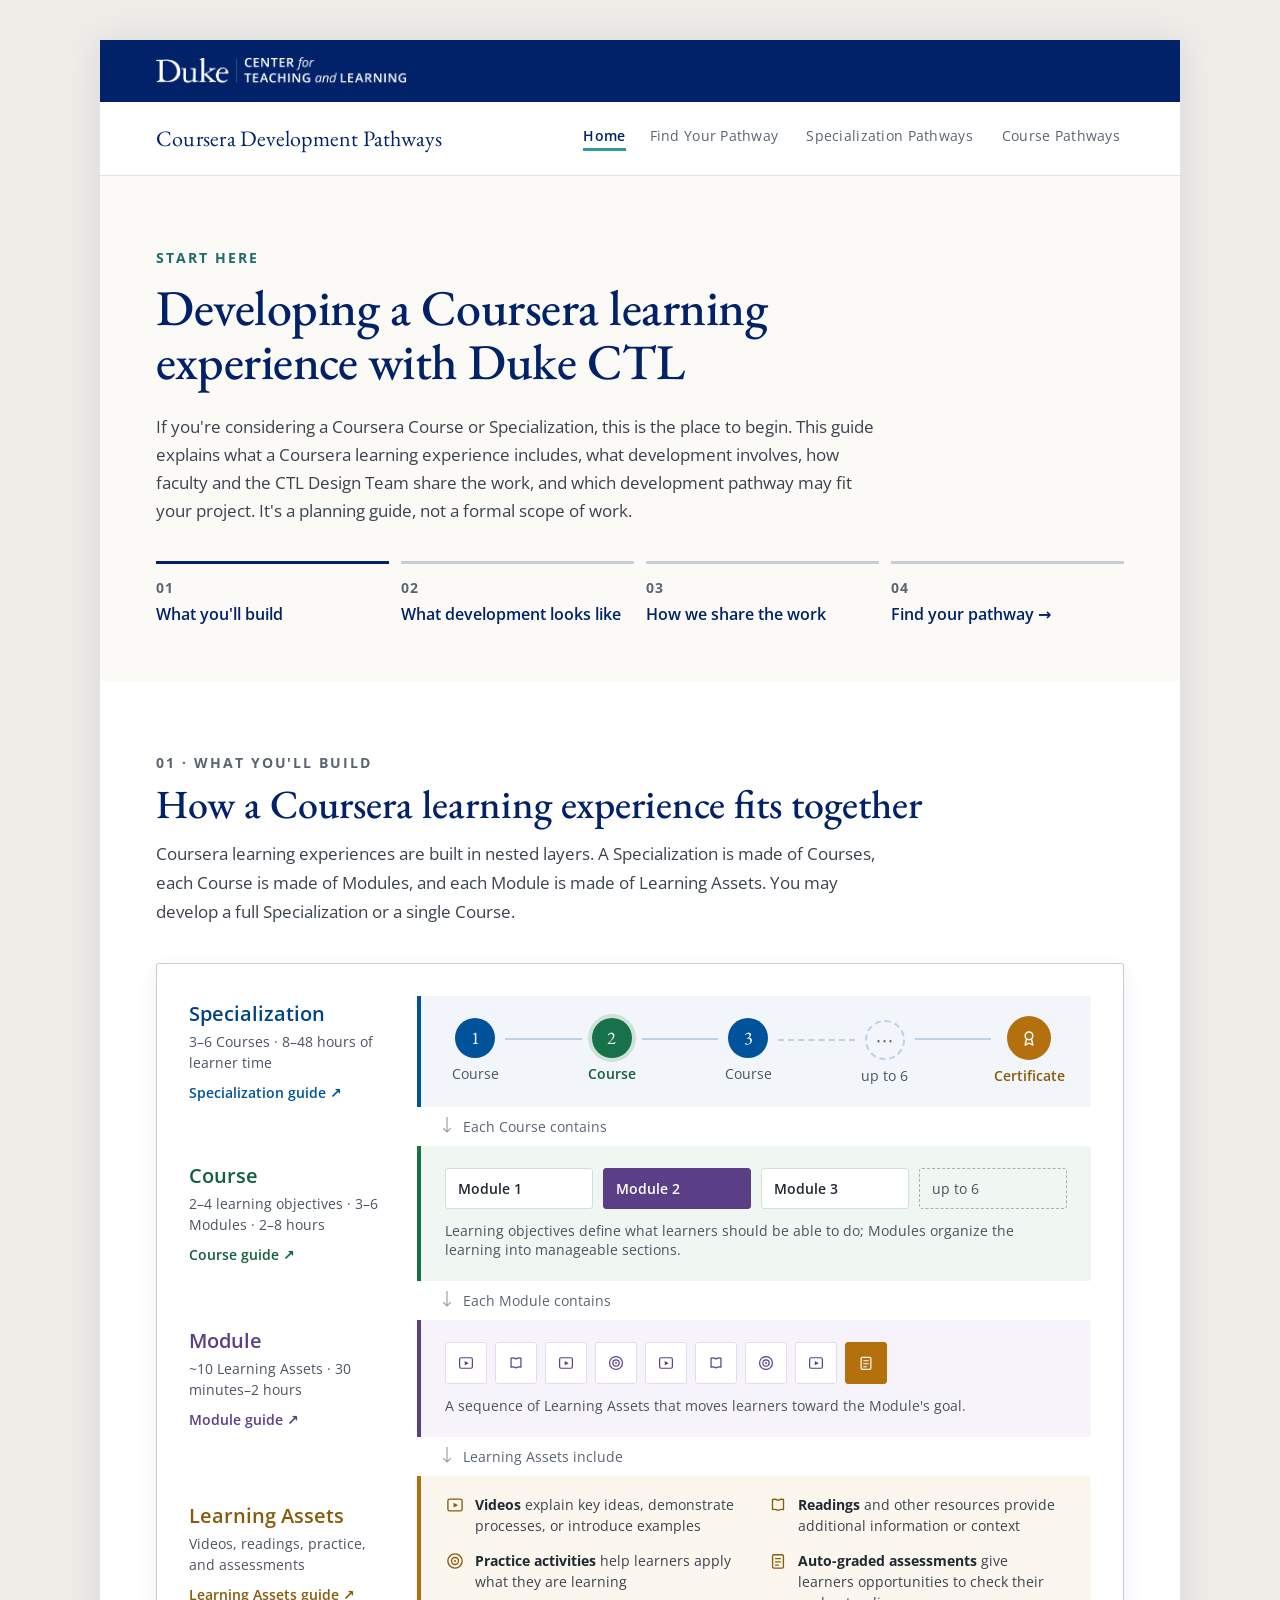
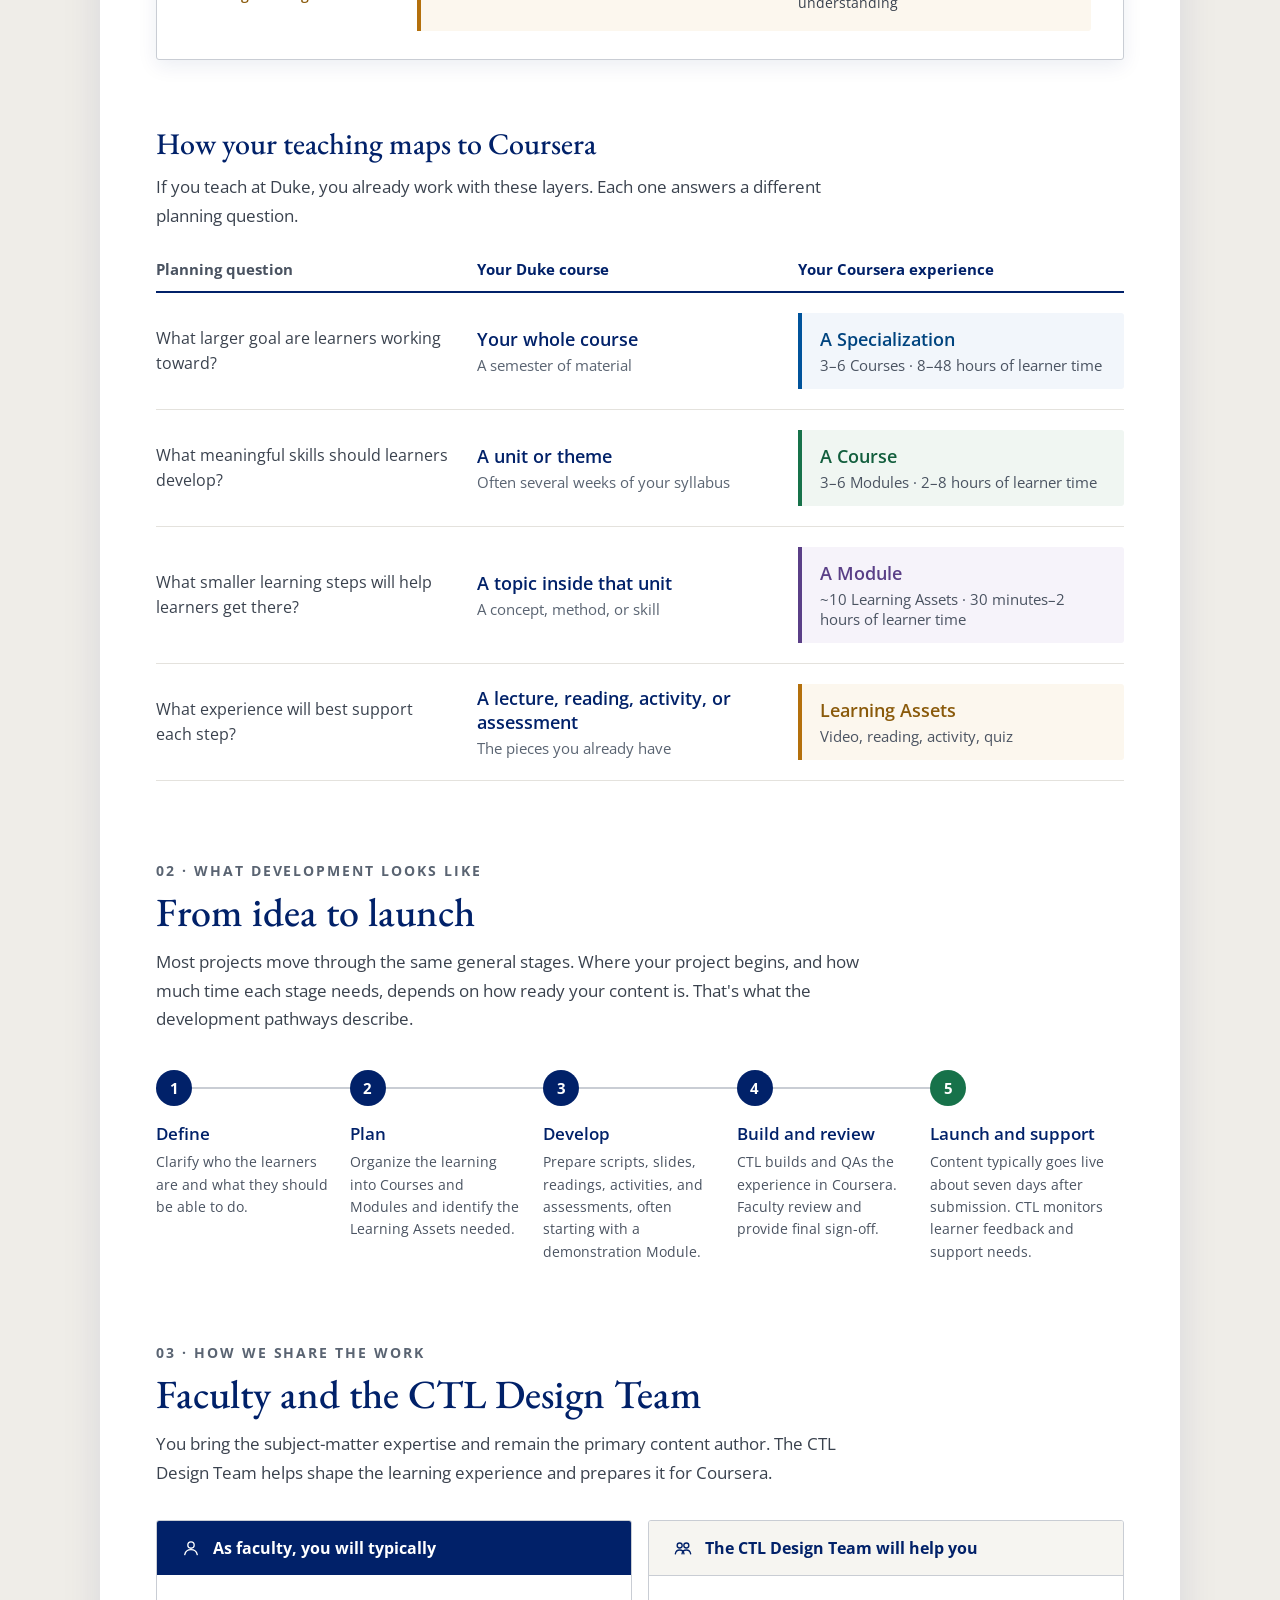
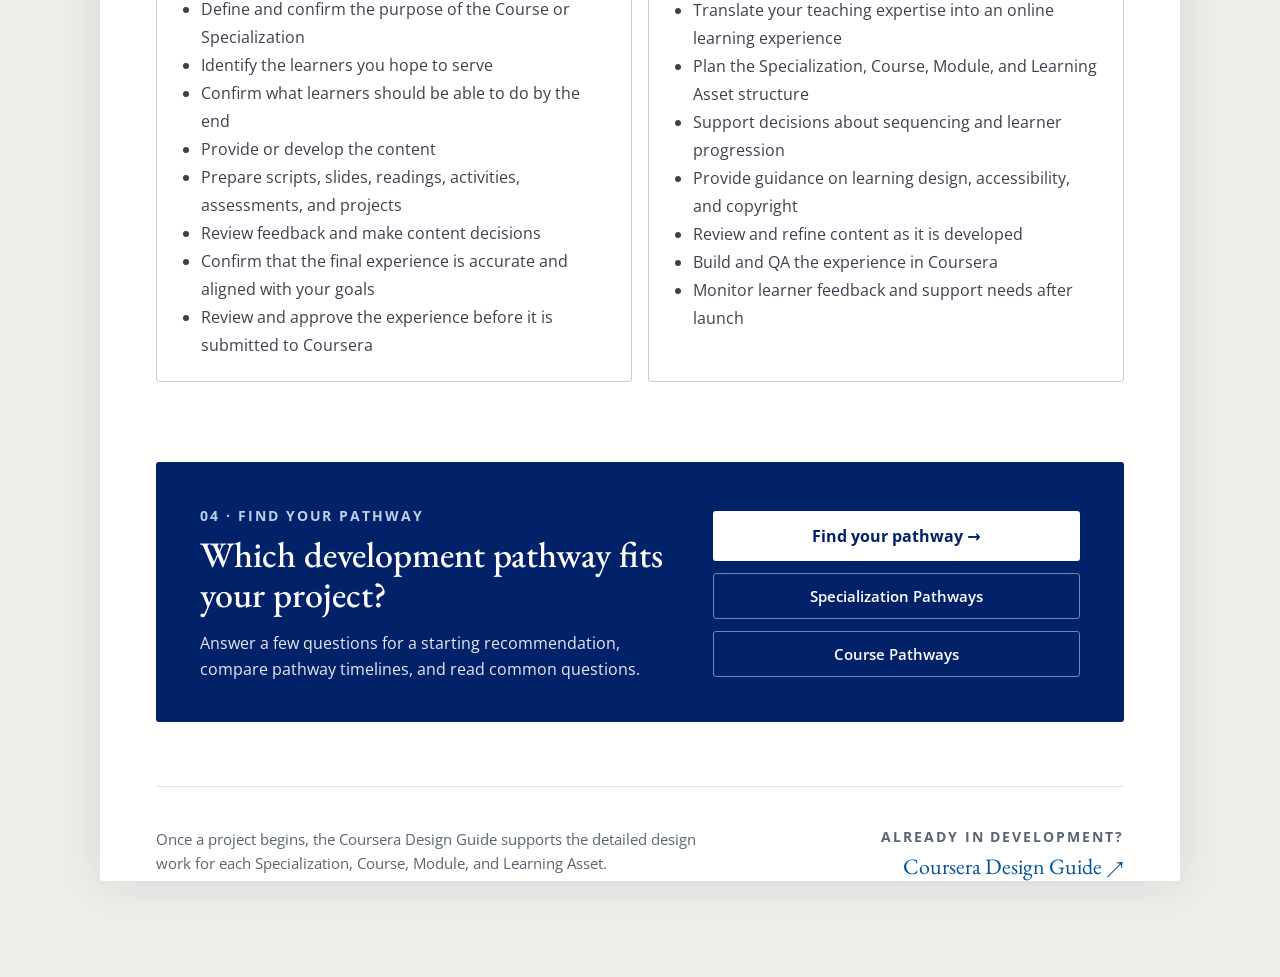
<file: index.html>
<!DOCTYPE html>
<html lang="en">
<head>
<meta charset="utf-8">
<meta name="viewport" content="width=device-width, initial-scale=1">
<title>Coursera Development Pathways | Duke CTL</title>
<meta name="description" content="Duke CTL’s starting point for faculty developing a Coursera Course or Specialization: how development works, how the work is shared, and which development pathway fits your project.">
<link rel="preconnect" href="https://fonts.googleapis.com">
<link rel="preconnect" href="https://fonts.gstatic.com" crossorigin="">
<link href="https://fonts.googleapis.com/css2?family=EB+Garamond:ital,wght@0,400;0,500;0,600;1,400&amp;family=Open+Sans:wght@400;500;600;700&amp;display=swap" rel="stylesheet">
<link rel="stylesheet" href="site.css">
<style>

 body { margin:0; background:#EFEDE8; }
 a { color:#00539B; }
 a:hover { color:#125E3D; }
 @media screen and (max-width: 980px) {
   [data-shell] { padding:24px 16px !important; }
 }
 @media screen and (max-width: 820px) {
   [data-shell] [style*="grid-template-columns"] { grid-template-columns:minmax(0,1fr) !important; }
 }
 @media screen and (max-width: 680px) {
   [data-page] > div { padding-left:24px !important; padding-right:24px !important; }
 }
 :focus-visible{outline:2px solid #012169; outline-offset:2px;}
</style>
</head>
<body>
<div data-page="" style="font-family:'Open Sans',system-ui,sans-serif; padding:40px 24px; background:#EFEDE8;">
<div data-shell="" style="max-width:1080px; width:100%; margin:0 auto; background:#FFFFFF; box-shadow:0 2px 40px rgba(1,33,105,.10); border-radius:3px;">

<div style="display:flex; align-items:center; padding:16px 56px; background:#012169;">
<img src="assets/ctl-logo-white.png" alt="Duke Learning Innovation and Lifetime Education — Center for Teaching and Learning" style="height:30px; width:auto; display:block;">
</div>
<div style="display:flex; align-items:center; justify-content:space-between; gap:32px; padding:22px 56px; border-bottom:1px solid #E4E2DD;">
<span style="font-family:'EB Garamond',Garamond,serif; font-size:22px; color:#012169; letter-spacing:.01em; white-space:nowrap;">Coursera Development Pathways</span>
<nav aria-label="Site" style="display:flex; align-items:center; justify-content:flex-end; gap:10px 24px; font-size:14px; letter-spacing:.02em; flex-wrap:wrap;">
<span aria-current="page" style="color:#012169; font-weight:600; border-bottom:3px solid #339898; padding-bottom:3px; white-space:nowrap;" data-label="Home">Home</span>
<a href="find-your-pathway.html" style="text-decoration:none; color:#5A6472; white-space:nowrap;" data-label="Find Your Pathway">Find Your Pathway</a>
<a href="specialization-pathways.html" style="text-decoration:none; color:#5A6472; white-space:nowrap;" data-label="Specialization Pathways">Specialization Pathways</a>
<a href="course-pathways.html" style="text-decoration:none; color:#5A6472; white-space:nowrap;" data-label="Course Pathways">Course Pathways</a>
</nav>
</div>

<main>
<div style="padding:72px 56px 56px; background:#FBFAF7;">
<p style="margin:0 0 14px; font-size:14px; letter-spacing:.14em; text-transform:uppercase; color:#1D6B6B; font-weight:700;">Start here</p>
<h1 style="margin:0 0 24px; font-family:'EB Garamond',Garamond,serif; font-weight:500; font-size:50px; line-height:1.08; color:#012169; letter-spacing:-.01em; text-wrap:balance;">Developing a Coursera learning experience with Duke CTL</h1>
<p style="margin:0 0 36px; font-size:17px; line-height:1.65; color:#3A424E; max-width:730px; text-wrap:pretty;">If you're considering a Coursera Course or Specialization, this is the place to begin. This guide explains what a Coursera learning experience includes, what development involves, how faculty and the CTL Design Team share the work, and which development pathway may fit your project. It's a planning guide, not a formal scope of work.</p>
<div style="display:grid; grid-template-columns:repeat(4,minmax(0,1fr)); gap:12px;">
 <a href="#what" style="text-decoration:none; display:flex; flex-direction:column; gap:6px; padding:14px 0 0; border-top:3px solid #012169;" class="h1">
  <span style="font-size:14px; font-weight:700; color:#5A6472; letter-spacing:.1em;">01</span>
  <span style="font-size:16px; font-weight:600; color:#012169;">What you'll build</span>
 </a>
 <a href="#process" style="text-decoration:none; display:flex; flex-direction:column; gap:6px; padding:14px 0 0; border-top:3px solid #C9CDD4;" class="h1">
  <span style="font-size:14px; font-weight:700; color:#5A6472; letter-spacing:.1em;">02</span>
  <span style="font-size:16px; font-weight:600; color:#012169;">What development looks like</span>
 </a>
 <a href="#roles" style="text-decoration:none; display:flex; flex-direction:column; gap:6px; padding:14px 0 0; border-top:3px solid #C9CDD4;" class="h1">
  <span style="font-size:14px; font-weight:700; color:#5A6472; letter-spacing:.1em;">03</span>
  <span style="font-size:16px; font-weight:600; color:#012169;">How we share the work</span>
 </a>
 <a href="find-your-pathway.html" style="text-decoration:none; display:flex; flex-direction:column; gap:6px; padding:14px 0 0; border-top:3px solid #C9CDD4;" class="h1">
  <span style="font-size:14px; font-weight:700; color:#5A6472; letter-spacing:.1em;">04</span>
  <span style="font-size:16px; font-weight:600; color:#012169;">Find your pathway <span aria-hidden="true">→</span></span>
 </a>
</div>
</div>

<div id="what" style="padding:72px 56px 0;">
<p style="margin:0 0 10px; font-size:14px; letter-spacing:.14em; text-transform:uppercase; color:#5A6472; font-weight:700;">01 · What you'll build</p>
<h2 style="margin:0 0 14px; font-family:'EB Garamond',serif; font-weight:500; font-size:40px; line-height:1.1; color:#012169;">How a Coursera learning experience fits together</h2>
<p style="margin:0 0 36px; font-size:17px; line-height:1.7; color:#3A424E; max-width:730px; text-wrap:pretty;">Coursera learning experiences are built in nested layers. A Specialization is made of Courses, each Course is made of Modules, and each Module is made of Learning Assets. You may develop a full Specialization or a single Course.</p>

<div style="border:1px solid #C9CDD4; border-radius:3px; box-shadow:0 6px 20px rgba(1,33,105,.08); background:#FFFFFF; padding:32px 32px 28px;">

 <div style="display:grid; grid-template-columns:200px minmax(0,1fr); gap:28px; align-items:center;">
  <div>
   <p style="margin:0 0 4px; font-size:20px; font-weight:600; color:#00447F;">Specialization</p>
   <p style="margin:0 0 8px; font-size:14px; line-height:1.5; color:#4A5361;">3–6 Courses · 8–48 hours of learner time</p>
   <a href="https://mlankster16.github.io/coursera-design-guide/specialization/" target="_blank" rel="noopener" style="font-size:14px; font-weight:600; color:#00539B; text-decoration:none;">Specialization guide <span aria-hidden="true">↗</span><span class="sr-only"> (opens in a new tab)</span></a>
  </div>
  <div style="border-left:4px solid #00539B; background:#F2F6FB; border-radius:0 3px 3px 0; padding:22px 24px;">
   <div style="display:flex; align-items:flex-start;">
    <div style="flex:none; display:flex; flex-direction:column; align-items:center; gap:6px; width:60px;">
     <div style="width:40px; height:40px; border-radius:50%; background:#00539B; color:#FFFFFF; display:flex; align-items:center; justify-content:center; font-family:'EB Garamond',serif; font-size:18px;">1</div>
     <span style="font-size:14px; color:#4A5361;">Course</span>
    </div>
    <div style="flex:1 1 auto; height:2px; background:#BCD0E8; margin-top:20px;"></div>
    <div style="flex:none; display:flex; flex-direction:column; align-items:center; gap:6px; width:60px;">
     <div style="width:40px; height:40px; border-radius:50%; background:#17724A; color:#FFFFFF; display:flex; align-items:center; justify-content:center; font-family:'EB Garamond',serif; font-size:18px; box-shadow:0 0 0 4px #CFE2D8;">2</div>
     <span style="font-size:14px; color:#125E3D; font-weight:600;">Course</span>
    </div>
    <div style="flex:1 1 auto; height:2px; background:#BCD0E8; margin-top:20px;"></div>
    <div style="flex:none; display:flex; flex-direction:column; align-items:center; gap:6px; width:60px;">
     <div style="width:40px; height:40px; border-radius:50%; background:#00539B; color:#FFFFFF; display:flex; align-items:center; justify-content:center; font-family:'EB Garamond',serif; font-size:18px;">3</div>
     <span style="font-size:14px; color:#4A5361;">Course</span>
    </div>
    <div style="flex:1 1 auto; height:0; border-top:2px dashed #BCD0E8; margin-top:21px;"></div>
    <div style="flex:none; display:flex; flex-direction:column; align-items:center; gap:6px; width:60px;">
     <div style="width:36px; height:36px; margin-top:2px; border-radius:50%; border:2px dashed #BCD0E8; color:#5A6472; display:flex; align-items:center; justify-content:center; font-size:18px;">⋯</div>
     <span style="font-size:14px; color:#4A5361;">up to 6</span>
    </div>
    <div style="flex:1 1 auto; height:2px; background:#BCD0E8; margin-top:20px;"></div>
    <div style="flex:none; display:flex; flex-direction:column; align-items:center; gap:6px; width:76px;">
     <div style="width:44px; height:44px; margin-top:-2px; border-radius:50%; background:#B4700C; display:flex; align-items:center; justify-content:center;"><svg viewBox="0 0 24 24" width="20" height="20" aria-hidden="true"><circle cx="12" cy="9.4" r="4.6" fill="none" stroke="#FFFFFF" stroke-width="1.7"></circle><path d="M9 13.2l-1.7 7.3 4.7-2.3 4.7 2.3-1.7-7.3" fill="none" stroke="#FFFFFF" stroke-width="1.7" stroke-linejoin="round"></path></svg></div>
     <span style="font-size:14px; color:#8A5A0B; font-weight:600;">Certificate</span>
    </div>
   </div>
  </div>
 </div>

 <div style="display:grid; grid-template-columns:200px minmax(0,1fr); gap:28px;">
  <div></div>
  <div style="display:flex; align-items:center; gap:10px; padding:10px 0 10px 24px; font-size:14px; color:#5A6472;">
   <svg viewBox="0 0 16 24" width="12" height="18" aria-hidden="true"><path d="M8 0v20M3 15l5 5 5-5" fill="none" stroke="#9AA3AE" stroke-width="1.6"></path></svg>
   <span>Each Course contains</span>
  </div>
 </div>

 <div style="display:grid; grid-template-columns:200px minmax(0,1fr); gap:28px; align-items:center;">
  <div>
   <p style="margin:0 0 4px; font-size:20px; font-weight:600; color:#125E3D;">Course</p>
   <p style="margin:0 0 8px; font-size:14px; line-height:1.5; color:#4A5361;">2–4 learning objectives · 3–6 Modules · 2–8 hours</p>
   <a href="https://mlankster16.github.io/coursera-design-guide/course/" target="_blank" rel="noopener" style="font-size:14px; font-weight:600; color:#125E3D; text-decoration:none;">Course guide <span aria-hidden="true">↗</span><span class="sr-only"> (opens in a new tab)</span></a>
  </div>
  <div style="border-left:4px solid #17724A; background:#F0F6F2; border-radius:0 3px 3px 0; padding:22px 24px;">
   <div style="display:flex; gap:10px; flex-wrap:wrap;">
    <div style="flex:1 1 90px; background:#FFFFFF; border:1px solid #CFE2D8; border-radius:3px; padding:10px 12px; font-size:14px; font-weight:600; color:#1F2833;">Module 1</div>
    <div style="flex:1 1 90px; background:#5A3F87; border:1px solid #5A3F87; border-radius:3px; padding:10px 12px; font-size:14px; font-weight:600; color:#FFFFFF;">Module 2</div>
    <div style="flex:1 1 90px; background:#FFFFFF; border:1px solid #CFE2D8; border-radius:3px; padding:10px 12px; font-size:14px; font-weight:600; color:#1F2833;">Module 3</div>
    <div style="flex:1 1 90px; background:transparent; border:1px dashed #9FB8AB; border-radius:3px; padding:10px 12px; font-size:14px; color:#4A5361;">up to 6</div>
   </div>
   <p style="margin:12px 0 0; font-size:14px; color:#4A5361;">Learning objectives define what learners should be able to do; Modules organize the learning into manageable sections.</p>
  </div>
 </div>

 <div style="display:grid; grid-template-columns:200px minmax(0,1fr); gap:28px;">
  <div></div>
  <div style="display:flex; align-items:center; gap:10px; padding:10px 0 10px 24px; font-size:14px; color:#5A6472;">
   <svg viewBox="0 0 16 24" width="12" height="18" aria-hidden="true"><path d="M8 0v20M3 15l5 5 5-5" fill="none" stroke="#9AA3AE" stroke-width="1.6"></path></svg>
   <span>Each Module contains</span>
  </div>
 </div>

 <div style="display:grid; grid-template-columns:200px minmax(0,1fr); gap:28px; align-items:center;">
  <div>
   <p style="margin:0 0 4px; font-size:20px; font-weight:600; color:#5A3F87;">Module</p>
   <p style="margin:0 0 8px; font-size:14px; line-height:1.5; color:#4A5361;">~10 Learning Assets · 30 minutes–2 hours</p>
   <a href="https://mlankster16.github.io/coursera-design-guide/module/" target="_blank" rel="noopener" style="font-size:14px; font-weight:600; color:#5A3F87; text-decoration:none;">Module guide <span aria-hidden="true">↗</span><span class="sr-only"> (opens in a new tab)</span></a>
  </div>
  <div style="border-left:4px solid #5A3F87; background:#F6F3FA; border-radius:0 3px 3px 0; padding:22px 24px;">
   <div style="display:flex; gap:8px; flex-wrap:wrap;">
    <div title="Video" style="width:40px; height:40px; background:#FFFFFF; border:1px solid #E3DBF0; border-radius:3px; display:flex; align-items:center; justify-content:center;"><svg viewBox="0 0 24 24" width="18" height="18" aria-hidden="true"><rect x="3.5" y="5" width="17" height="14" rx="2" fill="none" stroke="#5A3F87" stroke-width="1.6"></rect><path d="M10.3 9.3l5.4 2.9-5.4 2.9z" fill="#5A3F87"></path></svg></div>
    <div title="Reading" style="width:40px; height:40px; background:#FFFFFF; border:1px solid #E3DBF0; border-radius:3px; display:flex; align-items:center; justify-content:center;"><svg viewBox="0 0 24 24" width="18" height="18" aria-hidden="true"><path d="M12 6.6c-1.9-1.4-4.3-1.8-6.6-1.2v12.1c2.3-.6 4.7-.2 6.6 1.1 1.9-1.3 4.3-1.7 6.6-1.1V5.4c-2.3-.6-4.7-.2-6.6 1.2z" fill="none" stroke="#5A3F87" stroke-width="1.6" stroke-linejoin="round"></path></svg></div>
    <div title="Video" style="width:40px; height:40px; background:#FFFFFF; border:1px solid #E3DBF0; border-radius:3px; display:flex; align-items:center; justify-content:center;"><svg viewBox="0 0 24 24" width="18" height="18" aria-hidden="true"><rect x="3.5" y="5" width="17" height="14" rx="2" fill="none" stroke="#5A3F87" stroke-width="1.6"></rect><path d="M10.3 9.3l5.4 2.9-5.4 2.9z" fill="#5A3F87"></path></svg></div>
    <div title="Practice" style="width:40px; height:40px; background:#FFFFFF; border:1px solid #E3DBF0; border-radius:3px; display:flex; align-items:center; justify-content:center;"><svg viewBox="0 0 24 24" width="18" height="18" aria-hidden="true"><circle cx="12" cy="12" r="8.6" fill="none" stroke="#5A3F87" stroke-width="1.6"></circle><circle cx="12" cy="12" r="4.2" fill="none" stroke="#5A3F87" stroke-width="1.6"></circle><circle cx="12" cy="12" r="1.2" fill="#5A3F87"></circle></svg></div>
    <div title="Video" style="width:40px; height:40px; background:#FFFFFF; border:1px solid #E3DBF0; border-radius:3px; display:flex; align-items:center; justify-content:center;"><svg viewBox="0 0 24 24" width="18" height="18" aria-hidden="true"><rect x="3.5" y="5" width="17" height="14" rx="2" fill="none" stroke="#5A3F87" stroke-width="1.6"></rect><path d="M10.3 9.3l5.4 2.9-5.4 2.9z" fill="#5A3F87"></path></svg></div>
    <div title="Reading" style="width:40px; height:40px; background:#FFFFFF; border:1px solid #E3DBF0; border-radius:3px; display:flex; align-items:center; justify-content:center;"><svg viewBox="0 0 24 24" width="18" height="18" aria-hidden="true"><path d="M12 6.6c-1.9-1.4-4.3-1.8-6.6-1.2v12.1c2.3-.6 4.7-.2 6.6 1.1 1.9-1.3 4.3-1.7 6.6-1.1V5.4c-2.3-.6-4.7-.2-6.6 1.2z" fill="none" stroke="#5A3F87" stroke-width="1.6" stroke-linejoin="round"></path></svg></div>
    <div title="Practice" style="width:40px; height:40px; background:#FFFFFF; border:1px solid #E3DBF0; border-radius:3px; display:flex; align-items:center; justify-content:center;"><svg viewBox="0 0 24 24" width="18" height="18" aria-hidden="true"><circle cx="12" cy="12" r="8.6" fill="none" stroke="#5A3F87" stroke-width="1.6"></circle><circle cx="12" cy="12" r="4.2" fill="none" stroke="#5A3F87" stroke-width="1.6"></circle><circle cx="12" cy="12" r="1.2" fill="#5A3F87"></circle></svg></div>
    <div title="Video" style="width:40px; height:40px; background:#FFFFFF; border:1px solid #E3DBF0; border-radius:3px; display:flex; align-items:center; justify-content:center;"><svg viewBox="0 0 24 24" width="18" height="18" aria-hidden="true"><rect x="3.5" y="5" width="17" height="14" rx="2" fill="none" stroke="#5A3F87" stroke-width="1.6"></rect><path d="M10.3 9.3l5.4 2.9-5.4 2.9z" fill="#5A3F87"></path></svg></div>
    <div title="Assessment" style="width:40px; height:40px; background:#B4700C; border:1px solid #B4700C; border-radius:3px; display:flex; align-items:center; justify-content:center;"><svg viewBox="0 0 24 24" width="18" height="18" aria-hidden="true"><rect x="5.5" y="4.5" width="13" height="16" rx="1.6" fill="none" stroke="#FFFFFF" stroke-width="1.6"></rect><path d="M9 9h6M9 13h6M9 17h3.5" fill="none" stroke="#FFFFFF" stroke-width="1.5" stroke-linecap="round"></path></svg></div>
   </div>
   <p style="margin:12px 0 0; font-size:14px; color:#4A5361;">A sequence of Learning Assets that moves learners toward the Module's goal.</p>
  </div>
 </div>

 <div style="display:grid; grid-template-columns:200px minmax(0,1fr); gap:28px;">
  <div></div>
  <div style="display:flex; align-items:center; gap:10px; padding:10px 0 10px 24px; font-size:14px; color:#5A6472;">
   <svg viewBox="0 0 16 24" width="12" height="18" aria-hidden="true"><path d="M8 0v20M3 15l5 5 5-5" fill="none" stroke="#9AA3AE" stroke-width="1.6"></path></svg>
   <span>Learning Assets include</span>
  </div>
 </div>

 <div style="display:grid; grid-template-columns:200px minmax(0,1fr); gap:28px; align-items:center;">
  <div>
   <p style="margin:0 0 4px; font-size:20px; font-weight:600; color:#8A5A0B;">Learning Assets</p>
   <p style="margin:0 0 8px; font-size:14px; line-height:1.5; color:#4A5361;">Videos, readings, practice, and assessments</p>
   <a href="https://mlankster16.github.io/coursera-design-guide/learning-assets/" target="_blank" rel="noopener" style="font-size:14px; font-weight:600; color:#8A5A0B; text-decoration:none;">Learning Assets guide <span aria-hidden="true">↗</span><span class="sr-only"> (opens in a new tab)</span></a>
  </div>
  <div style="border-left:4px solid #B4700C; background:#FCF7EE; border-radius:0 3px 3px 0; padding:18px 24px;">
   <div style="display:grid; grid-template-columns:repeat(2,minmax(0,1fr)); gap:14px 24px;">
    <div style="display:flex; gap:10px; align-items:flex-start;">
     <svg viewBox="0 0 24 24" width="20" height="20" aria-hidden="true" style="flex:none; margin-top:1px;"><rect x="3.5" y="5" width="17" height="14" rx="2" fill="none" stroke="#8A5A0B" stroke-width="1.6"></rect><path d="M10.3 9.3l5.4 2.9-5.4 2.9z" fill="#8A5A0B"></path></svg>
     <p style="margin:0; font-size:14px; line-height:1.5; color:#3A424E;"><strong style="color:#1F2833;">Videos</strong> explain key ideas, demonstrate processes, or introduce examples</p>
    </div>
    <div style="display:flex; gap:10px; align-items:flex-start;">
     <svg viewBox="0 0 24 24" width="20" height="20" aria-hidden="true" style="flex:none; margin-top:1px;"><path d="M12 6.6c-1.9-1.4-4.3-1.8-6.6-1.2v12.1c2.3-.6 4.7-.2 6.6 1.1 1.9-1.3 4.3-1.7 6.6-1.1V5.4c-2.3-.6-4.7-.2-6.6 1.2z" fill="none" stroke="#8A5A0B" stroke-width="1.6" stroke-linejoin="round"></path></svg>
     <p style="margin:0; font-size:14px; line-height:1.5; color:#3A424E;"><strong style="color:#1F2833;">Readings</strong> and other resources provide additional information or context</p>
    </div>
    <div style="display:flex; gap:10px; align-items:flex-start;">
     <svg viewBox="0 0 24 24" width="20" height="20" aria-hidden="true" style="flex:none; margin-top:1px;"><circle cx="12" cy="12" r="8.6" fill="none" stroke="#8A5A0B" stroke-width="1.6"></circle><circle cx="12" cy="12" r="4.2" fill="none" stroke="#8A5A0B" stroke-width="1.6"></circle><circle cx="12" cy="12" r="1.2" fill="#8A5A0B"></circle></svg>
     <p style="margin:0; font-size:14px; line-height:1.5; color:#3A424E;"><strong style="color:#1F2833;">Practice activities</strong> help learners apply what they are learning</p>
    </div>
    <div style="display:flex; gap:10px; align-items:flex-start;">
     <svg viewBox="0 0 24 24" width="20" height="20" aria-hidden="true" style="flex:none; margin-top:1px;"><rect x="5.5" y="4.5" width="13" height="16" rx="1.6" fill="none" stroke="#8A5A0B" stroke-width="1.6"></rect><path d="M9 9h6M9 13h6M9 17h3.5" fill="none" stroke="#8A5A0B" stroke-width="1.5" stroke-linecap="round"></path></svg>
     <p style="margin:0; font-size:14px; line-height:1.5; color:#3A424E;"><strong style="color:#1F2833;">Auto-graded assessments</strong> give learners opportunities to check their understanding</p>
    </div>
   </div>
  </div>
 </div>
</div>
</div>

<div style="padding:64px 56px 0;">
<h3 style="margin:0 0 10px; font-family:'EB Garamond',serif; font-weight:500; font-size:30px; color:#012169;">How your teaching maps to Coursera</h3>
<p style="margin:0 0 28px; font-size:17px; line-height:1.7; color:#3A424E; max-width:730px;">If you teach at Duke, you already work with these layers. Each one answers a different planning question.</p>
<div style="display:grid; grid-template-columns:minmax(0,1fr) minmax(0,1fr) minmax(0,1.1fr); gap:24px; padding:0 0 12px; border-bottom:2px solid #012169;">
 <p style="margin:0; font-size:15px; font-weight:700; color:#4A5361;">Planning question</p>
 <p style="margin:0; font-size:15px; font-weight:700; color:#012169;">Your Duke course</p>
 <p style="margin:0; font-size:15px; font-weight:700; color:#012169;">Your Coursera experience</p>
</div>
<div style="display:grid; grid-template-columns:minmax(0,1fr) minmax(0,1fr) minmax(0,1.1fr); gap:24px; align-items:center; padding:20px 0; border-bottom:1px solid #E4E2DD;">
 <p style="margin:0; font-size:16px; line-height:1.55; color:#3A424E;">What larger goal are learners working toward?</p>
 <div><p style="margin:0 0 4px; font-size:18px; font-weight:600; color:#012169;">Your whole course</p><p style="margin:0; font-size:15px; color:#5A6472;">A semester of material</p></div>
 <div style="border-left:4px solid #00539B; background:#F2F6FB; padding:14px 18px; border-radius:0 3px 3px 0;"><p style="margin:0 0 4px; font-size:18px; font-weight:600; color:#00447F;">A Specialization</p><p style="margin:0; font-size:15px; color:#4A5361;">3–6 Courses · 8–48 hours of learner time</p></div>
</div>
<div style="display:grid; grid-template-columns:minmax(0,1fr) minmax(0,1fr) minmax(0,1.1fr); gap:24px; align-items:center; padding:20px 0; border-bottom:1px solid #E4E2DD;">
 <p style="margin:0; font-size:16px; line-height:1.55; color:#3A424E;">What meaningful skills should learners develop?</p>
 <div><p style="margin:0 0 4px; font-size:18px; font-weight:600; color:#012169;">A unit or theme</p><p style="margin:0; font-size:15px; color:#5A6472;">Often several weeks of your syllabus</p></div>
 <div style="border-left:4px solid #17724A; background:#F0F6F2; padding:14px 18px; border-radius:0 3px 3px 0;"><p style="margin:0 0 4px; font-size:18px; font-weight:600; color:#125E3D;">A Course</p><p style="margin:0; font-size:15px; color:#4A5361;">3–6 Modules · 2–8 hours of learner time</p></div>
</div>
<div style="display:grid; grid-template-columns:minmax(0,1fr) minmax(0,1fr) minmax(0,1.1fr); gap:24px; align-items:center; padding:20px 0; border-bottom:1px solid #E4E2DD;">
 <p style="margin:0; font-size:16px; line-height:1.55; color:#3A424E;">What smaller learning steps will help learners get there?</p>
 <div><p style="margin:0 0 4px; font-size:18px; font-weight:600; color:#012169;">A topic inside that unit</p><p style="margin:0; font-size:15px; color:#5A6472;">A concept, method, or skill</p></div>
 <div style="border-left:4px solid #5A3F87; background:#F6F3FA; padding:14px 18px; border-radius:0 3px 3px 0;"><p style="margin:0 0 4px; font-size:18px; font-weight:600; color:#5A3F87;">A Module</p><p style="margin:0; font-size:15px; color:#4A5361;">~10 Learning Assets · 30 minutes–2 hours of learner time</p></div>
</div>
<div style="display:grid; grid-template-columns:minmax(0,1fr) minmax(0,1fr) minmax(0,1.1fr); gap:24px; align-items:center; padding:20px 0; border-bottom:1px solid #E4E2DD;">
 <p style="margin:0; font-size:16px; line-height:1.55; color:#3A424E;">What experience will best support each step?</p>
 <div><p style="margin:0 0 4px; font-size:18px; font-weight:600; color:#012169;">A lecture, reading, activity, or assessment</p><p style="margin:0; font-size:15px; color:#5A6472;">The pieces you already have</p></div>
 <div style="border-left:4px solid #B4700C; background:#FCF7EE; padding:14px 18px; border-radius:0 3px 3px 0;"><p style="margin:0 0 4px; font-size:18px; font-weight:600; color:#8A5A0B;">Learning Assets</p><p style="margin:0; font-size:15px; color:#4A5361;">Video, reading, activity, quiz</p></div>
</div>
</div>



<div id="process" style="padding:80px 56px 0;">
<p style="margin:0 0 10px; font-size:14px; letter-spacing:.14em; text-transform:uppercase; color:#5A6472; font-weight:700;">02 · What development looks like</p>
<h2 style="margin:0 0 14px; font-family:'EB Garamond',serif; font-weight:500; font-size:40px; line-height:1.1; color:#012169;">From idea to launch</h2>
<p style="margin:0 0 36px; font-size:17px; line-height:1.7; color:#3A424E; max-width:730px; text-wrap:pretty;">Most projects move through the same general stages. Where your project begins, and how much time each stage needs, depends on how ready your content is. That's what the development pathways describe.</p>

<div style="display:grid; grid-template-columns:repeat(5,minmax(0,1fr)); gap:0;">
 <div style="display:flex; flex-direction:column;">
  <div style="display:flex; align-items:center;"><div style="flex:none; width:36px; height:36px; border-radius:50%; background:#012169; color:#FFFFFF; display:flex; align-items:center; justify-content:center; font-size:15px; font-weight:700;">1</div><div style="flex:1; height:2px; background:#C9CDD4;"></div></div>
  <div style="padding:16px 18px 0 0;">
   <p style="margin:0 0 6px; font-size:17px; font-weight:600; color:#012169;">Define</p>
   <p style="margin:0; font-size:14px; line-height:1.6; color:#4A5361;">Clarify who the learners are and what they should be able to do.</p>
  </div>
 </div>
 <div style="display:flex; flex-direction:column;">
  <div style="display:flex; align-items:center;"><div style="flex:none; width:36px; height:36px; border-radius:50%; background:#012169; color:#FFFFFF; display:flex; align-items:center; justify-content:center; font-size:15px; font-weight:700;">2</div><div style="flex:1; height:2px; background:#C9CDD4;"></div></div>
  <div style="padding:16px 18px 0 0;">
   <p style="margin:0 0 6px; font-size:17px; font-weight:600; color:#012169;">Plan</p>
   <p style="margin:0; font-size:14px; line-height:1.6; color:#4A5361;">Organize the learning into Courses and Modules and identify the Learning Assets needed.</p>
  </div>
 </div>
 <div style="display:flex; flex-direction:column;">
  <div style="display:flex; align-items:center;"><div style="flex:none; width:36px; height:36px; border-radius:50%; background:#012169; color:#FFFFFF; display:flex; align-items:center; justify-content:center; font-size:15px; font-weight:700;">3</div><div style="flex:1; height:2px; background:#C9CDD4;"></div></div>
  <div style="padding:16px 18px 0 0;">
   <p style="margin:0 0 6px; font-size:17px; font-weight:600; color:#012169;">Develop</p>
   <p style="margin:0; font-size:14px; line-height:1.6; color:#4A5361;">Prepare scripts, slides, readings, activities, and assessments, often starting with a demonstration Module.</p>
  </div>
 </div>
 <div style="display:flex; flex-direction:column;">
  <div style="display:flex; align-items:center;"><div style="flex:none; width:36px; height:36px; border-radius:50%; background:#012169; color:#FFFFFF; display:flex; align-items:center; justify-content:center; font-size:15px; font-weight:700;">4</div><div style="flex:1; height:2px; background:#C9CDD4;"></div></div>
  <div style="padding:16px 18px 0 0;">
   <p style="margin:0 0 6px; font-size:17px; font-weight:600; color:#012169;">Build and review</p>
   <p style="margin:0; font-size:14px; line-height:1.6; color:#4A5361;">CTL builds and QAs the experience in Coursera. Faculty review and provide final sign-off.</p>
  </div>
 </div>
 <div style="display:flex; flex-direction:column;">
  <div style="display:flex; align-items:center;"><div style="flex:none; width:36px; height:36px; border-radius:50%; background:#17724A; color:#FFFFFF; display:flex; align-items:center; justify-content:center; font-size:15px; font-weight:700;">5</div></div>
  <div style="padding:16px 0 0 0;">
   <p style="margin:0 0 6px; font-size:17px; font-weight:600; color:#012169;">Launch and support</p>
   <p style="margin:0; font-size:14px; line-height:1.6; color:#4A5361;">Content typically goes live about seven days after submission. CTL monitors learner feedback and support needs.</p>
  </div>
 </div>
</div>
</div>

<div id="roles" style="padding:80px 56px 0;">
<p style="margin:0 0 10px; font-size:14px; letter-spacing:.14em; text-transform:uppercase; color:#5A6472; font-weight:700;">03 · How we share the work</p>
<h2 style="margin:0 0 14px; font-family:'EB Garamond',serif; font-weight:500; font-size:40px; line-height:1.1; color:#012169;">Faculty and the CTL Design Team</h2>
<p style="margin:0 0 32px; font-size:17px; line-height:1.7; color:#3A424E; max-width:730px; text-wrap:pretty;">You bring the subject-matter expertise and remain the primary content author. The CTL Design Team helps shape the learning experience and prepares it for Coursera.</p>
<div style="display:grid; grid-template-columns:repeat(2,minmax(0,1fr)); gap:16px;">
 <div style="border:1px solid #C9CDD4; border-radius:3px; overflow:hidden;">
  <div style="display:flex; align-items:center; gap:12px; padding:16px 24px; background:#012169;">
   <svg viewBox="0 0 24 24" width="20" height="20" aria-hidden="true"><circle cx="12" cy="8.5" r="3.8" fill="none" stroke="#FFFFFF" stroke-width="1.6"></circle><path d="M4.5 20c.8-3.9 3.8-6 7.5-6s6.7 2.1 7.5 6" fill="none" stroke="#FFFFFF" stroke-width="1.6" stroke-linecap="round"></path></svg>
   <p style="margin:0; font-size:16px; font-weight:700; color:#FFFFFF;">As faculty, you will typically</p>
  </div>
  <ul style="margin:0; padding:20px 26px 22px 44px; font-size:16px; line-height:1.75; color:#3A424E;">
   <li>Define and confirm the purpose of the Course or Specialization</li>
   <li>Identify the learners you hope to serve</li>
   <li>Confirm what learners should be able to do by the end</li>
   <li>Provide or develop the content</li>
   <li>Prepare scripts, slides, readings, activities, assessments, and projects</li>
   <li>Review feedback and make content decisions</li>
   <li>Confirm that the final experience is accurate and aligned with your goals</li>
   <li>Review and approve the experience before it is submitted to Coursera</li>
  </ul>
 </div>
 <div style="border:1px solid #C9CDD4; border-radius:3px; overflow:hidden;">
  <div style="display:flex; align-items:center; gap:12px; padding:16px 24px; background:#F6F5F1; border-bottom:1px solid #C9CDD4;">
   <svg viewBox="0 0 24 24" width="20" height="20" aria-hidden="true"><circle cx="8" cy="9" r="3" fill="none" stroke="#012169" stroke-width="1.6"></circle><circle cx="16" cy="9" r="3" fill="none" stroke="#012169" stroke-width="1.6"></circle><path d="M2.8 19c.6-3 2.6-4.6 5.2-4.6s4.6 1.6 5.2 4.6M10.8 19c.6-3 2.6-4.6 5.2-4.6s4.6 1.6 5.2 4.6" fill="none" stroke="#012169" stroke-width="1.6" stroke-linecap="round"></path></svg>
   <p style="margin:0; font-size:16px; font-weight:700; color:#012169;">The CTL Design Team will help you</p>
  </div>
  <ul style="margin:0; padding:20px 26px 22px 44px; font-size:16px; line-height:1.75; color:#3A424E;">
   <li>Translate your teaching expertise into an online learning experience</li>
   <li>Plan the Specialization, Course, Module, and Learning Asset structure</li>
   <li>Support decisions about sequencing and learner progression</li>
   <li>Provide guidance on learning design, accessibility, and copyright</li>
   <li>Review and refine content as it is developed</li>
   <li>Build and QA the experience in Coursera</li>
   <li>Monitor learner feedback and support needs after launch</li>
  </ul>
 </div>
</div>
</div>

<div style="padding:80px 56px 0;">
<div style="background:#012169; border-radius:3px; padding:44px 44px 40px; display:grid; grid-template-columns:minmax(0,1.3fr) minmax(0,1fr); gap:36px; align-items:center;">
 <div>
  <p style="margin:0 0 10px; font-size:14px; letter-spacing:.14em; text-transform:uppercase; color:#BCD0E8; font-weight:700;">04 · Find your pathway</p>
  <h2 style="margin:0 0 14px; font-family:'EB Garamond',serif; font-weight:500; font-size:36px; line-height:1.12; color:#FFFFFF;">Which development pathway fits your project?</h2>
  <p style="margin:0; font-size:16px; line-height:1.65; color:#E4EAF3;">Answer a few questions for a starting recommendation, compare pathway timelines, and read common questions.</p>
 </div>
 <div style="display:flex; flex-direction:column; gap:12px;">
  <a href="find-your-pathway.html" style="text-decoration:none; display:block; text-align:center; background:#FFFFFF; color:#012169; font-size:16px; font-weight:700; padding:14px 22px; border-radius:3px;" class="h2">Find your pathway <span aria-hidden="true">→</span></a>
  <a href="specialization-pathways.html" style="text-decoration:none; display:block; text-align:center; border:1px solid #6F86B8; color:#FFFFFF; font-size:15px; font-weight:600; padding:12px 22px; border-radius:3px;" class="h3">Specialization Pathways</a>
  <a href="course-pathways.html" style="text-decoration:none; display:block; text-align:center; border:1px solid #6F86B8; color:#FFFFFF; font-size:15px; font-weight:600; padding:12px 22px; border-radius:3px;" class="h3">Course Pathways</a>
 </div>
</div>
</div>

<div style="display:flex; align-items:flex-start; justify-content:space-between; margin:64px 56px 56px; padding-top:40px; border-top:1px solid #E4E2DD; gap:24px; flex-wrap:wrap;">
 <p style="margin:0; font-size:15px; line-height:1.6; color:#5A6472; max-width:560px;">Once a project begins, the Coursera Design Guide supports the detailed design work for each Specialization, Course, Module, and Learning Asset.</p>
 <a href="https://mlankster16.github.io/coursera-design-guide/" target="_blank" rel="noopener" style="text-decoration:none; display:flex; flex-direction:column; gap:6px; text-align:right;"><span style="font-size:14px; letter-spacing:.14em; text-transform:uppercase; color:#5A6472; font-weight:700; white-space:nowrap;">Already in development?</span><span style="font-family:'EB Garamond',serif; font-size:22px; color:#00539B; white-space:nowrap;">Coursera Design Guide <span aria-hidden="true">↗</span><span class="sr-only"> (opens in a new tab)</span></span></a>
</div>

</main>

</div>
</div>
<script src="site.js"></script>
</body>
</html>
</file>
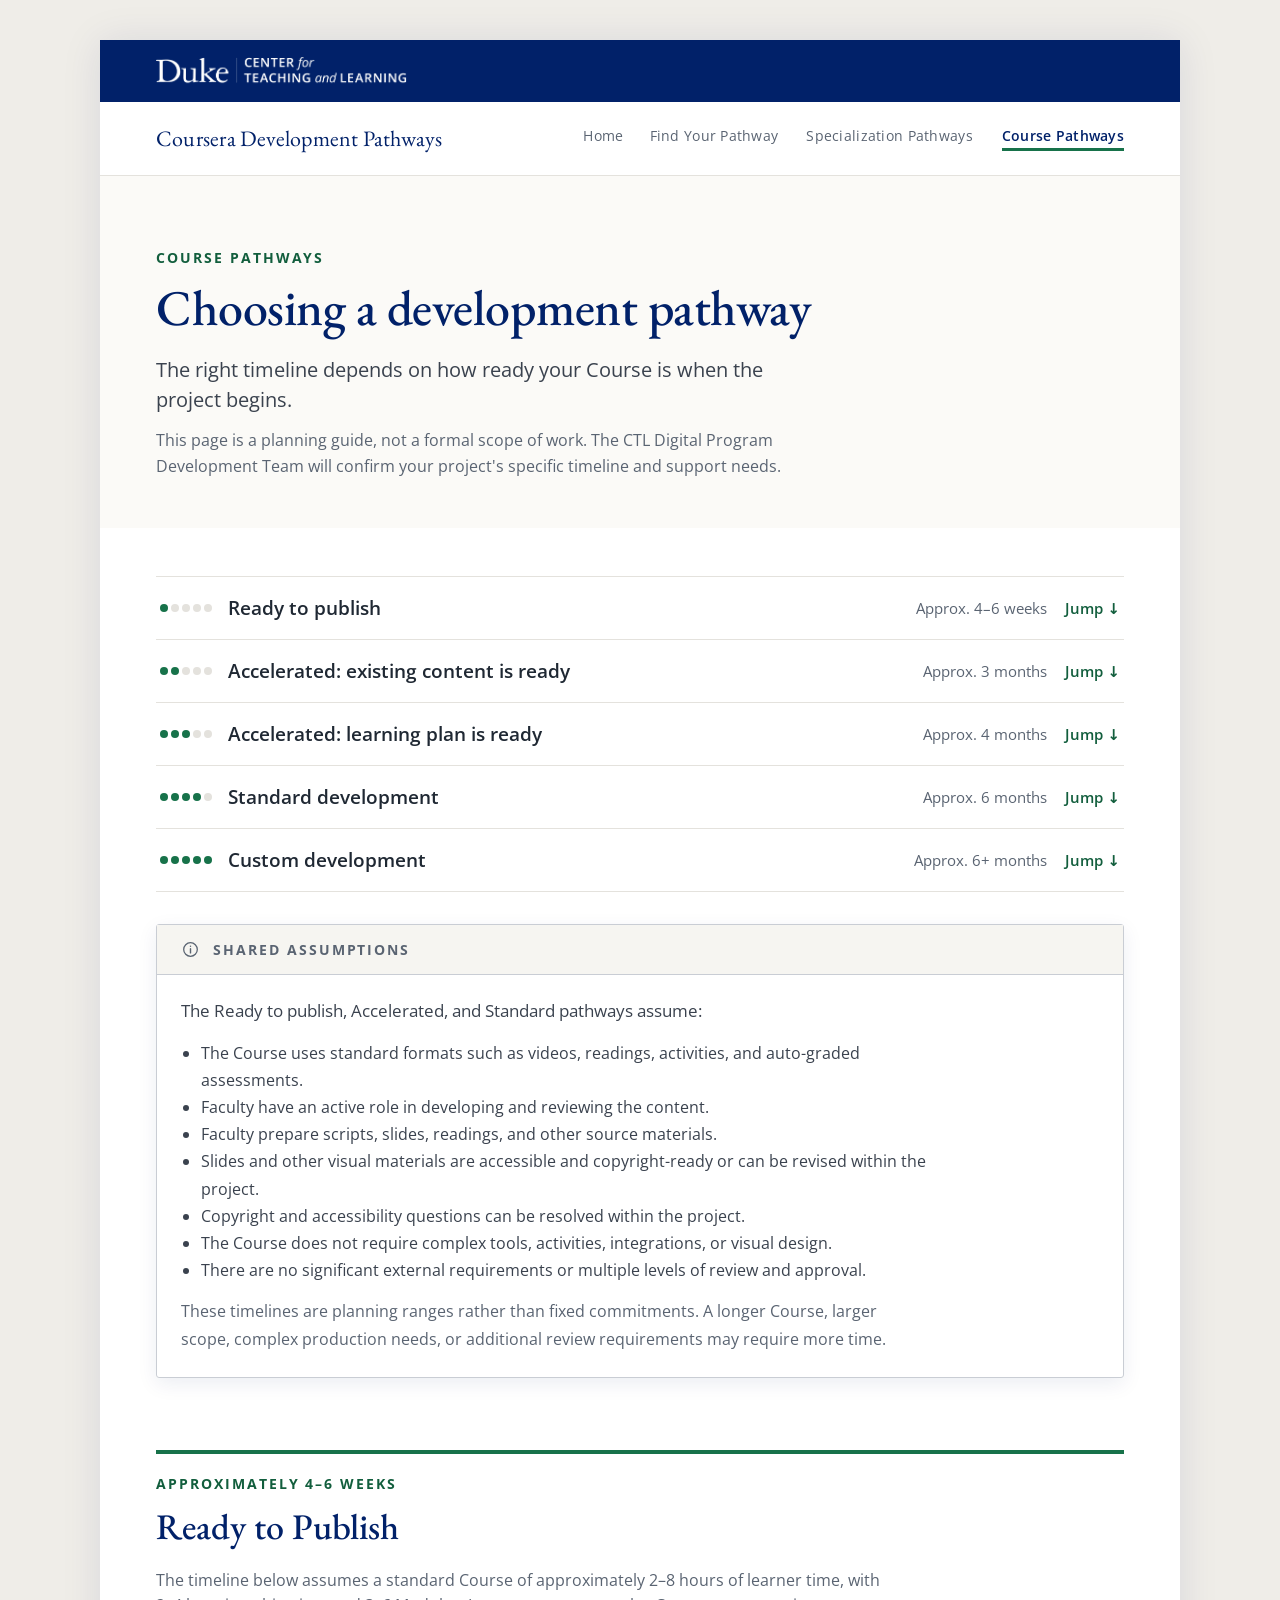
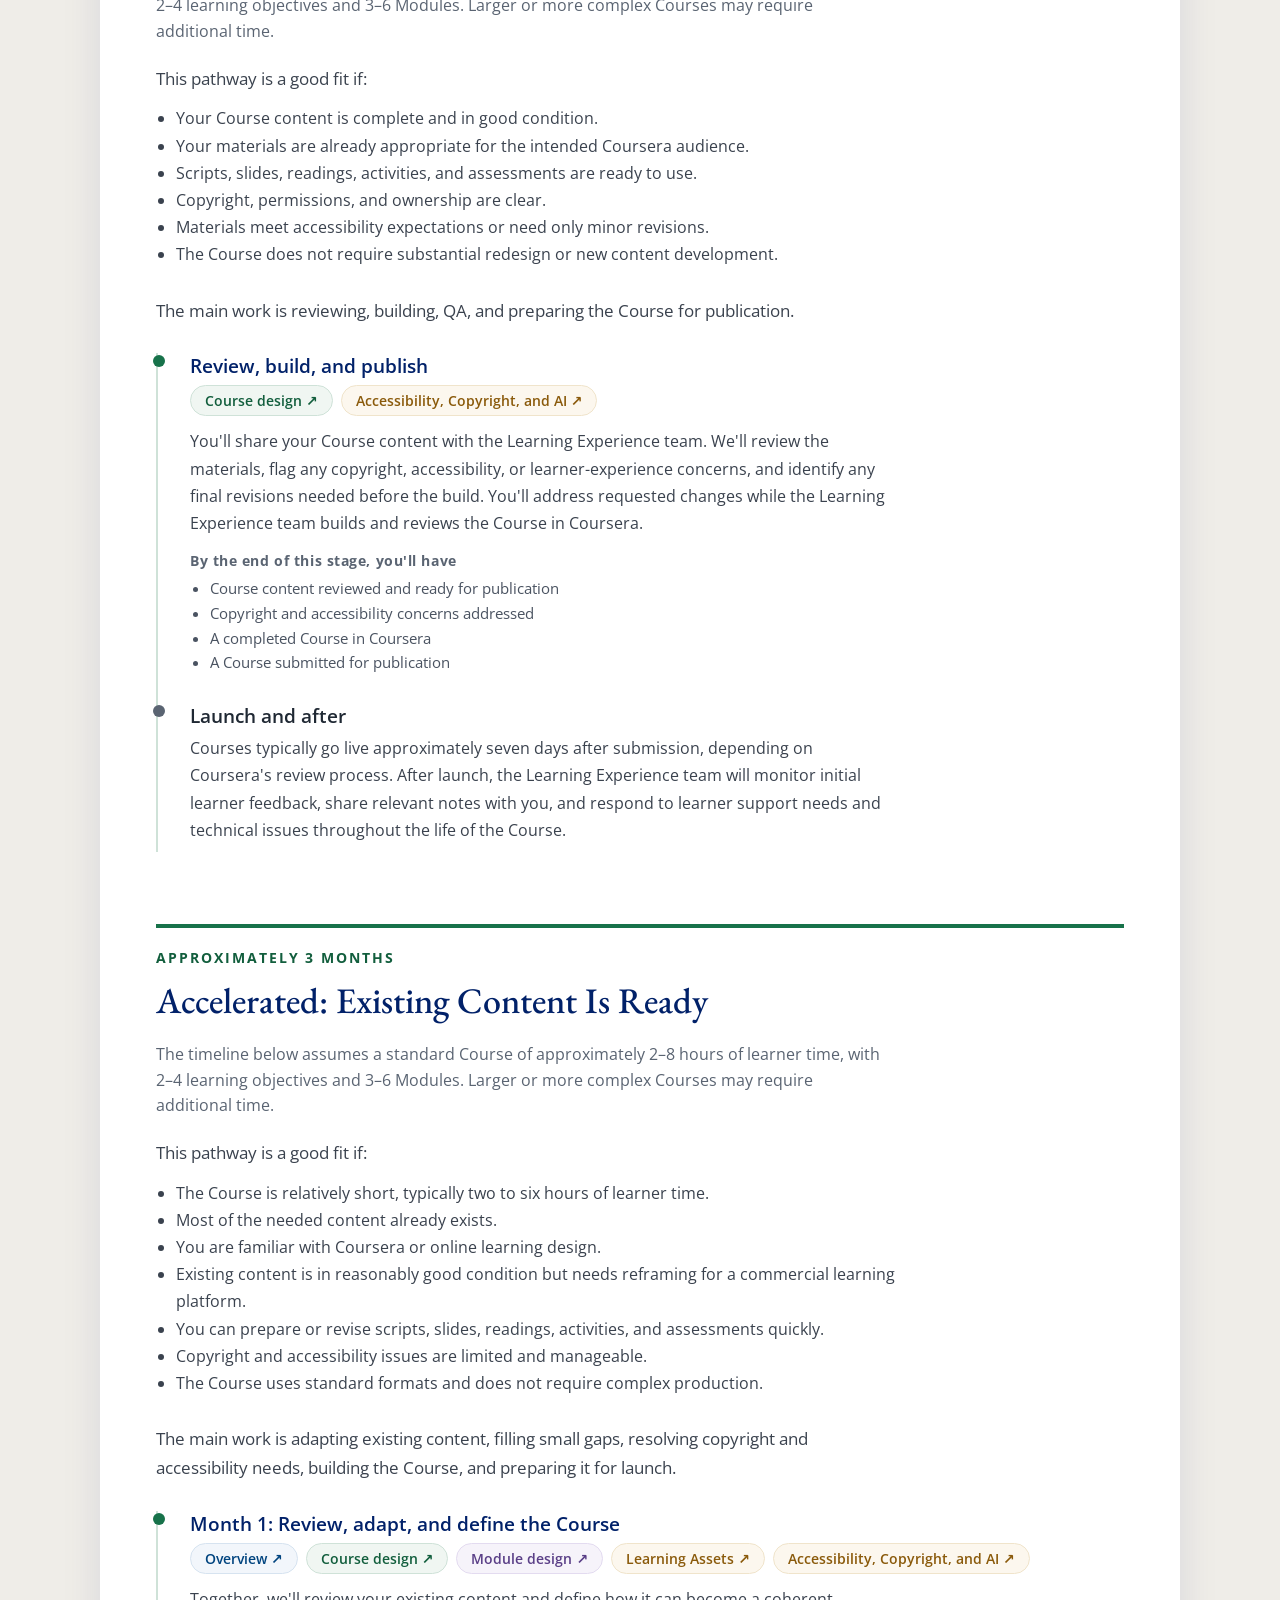
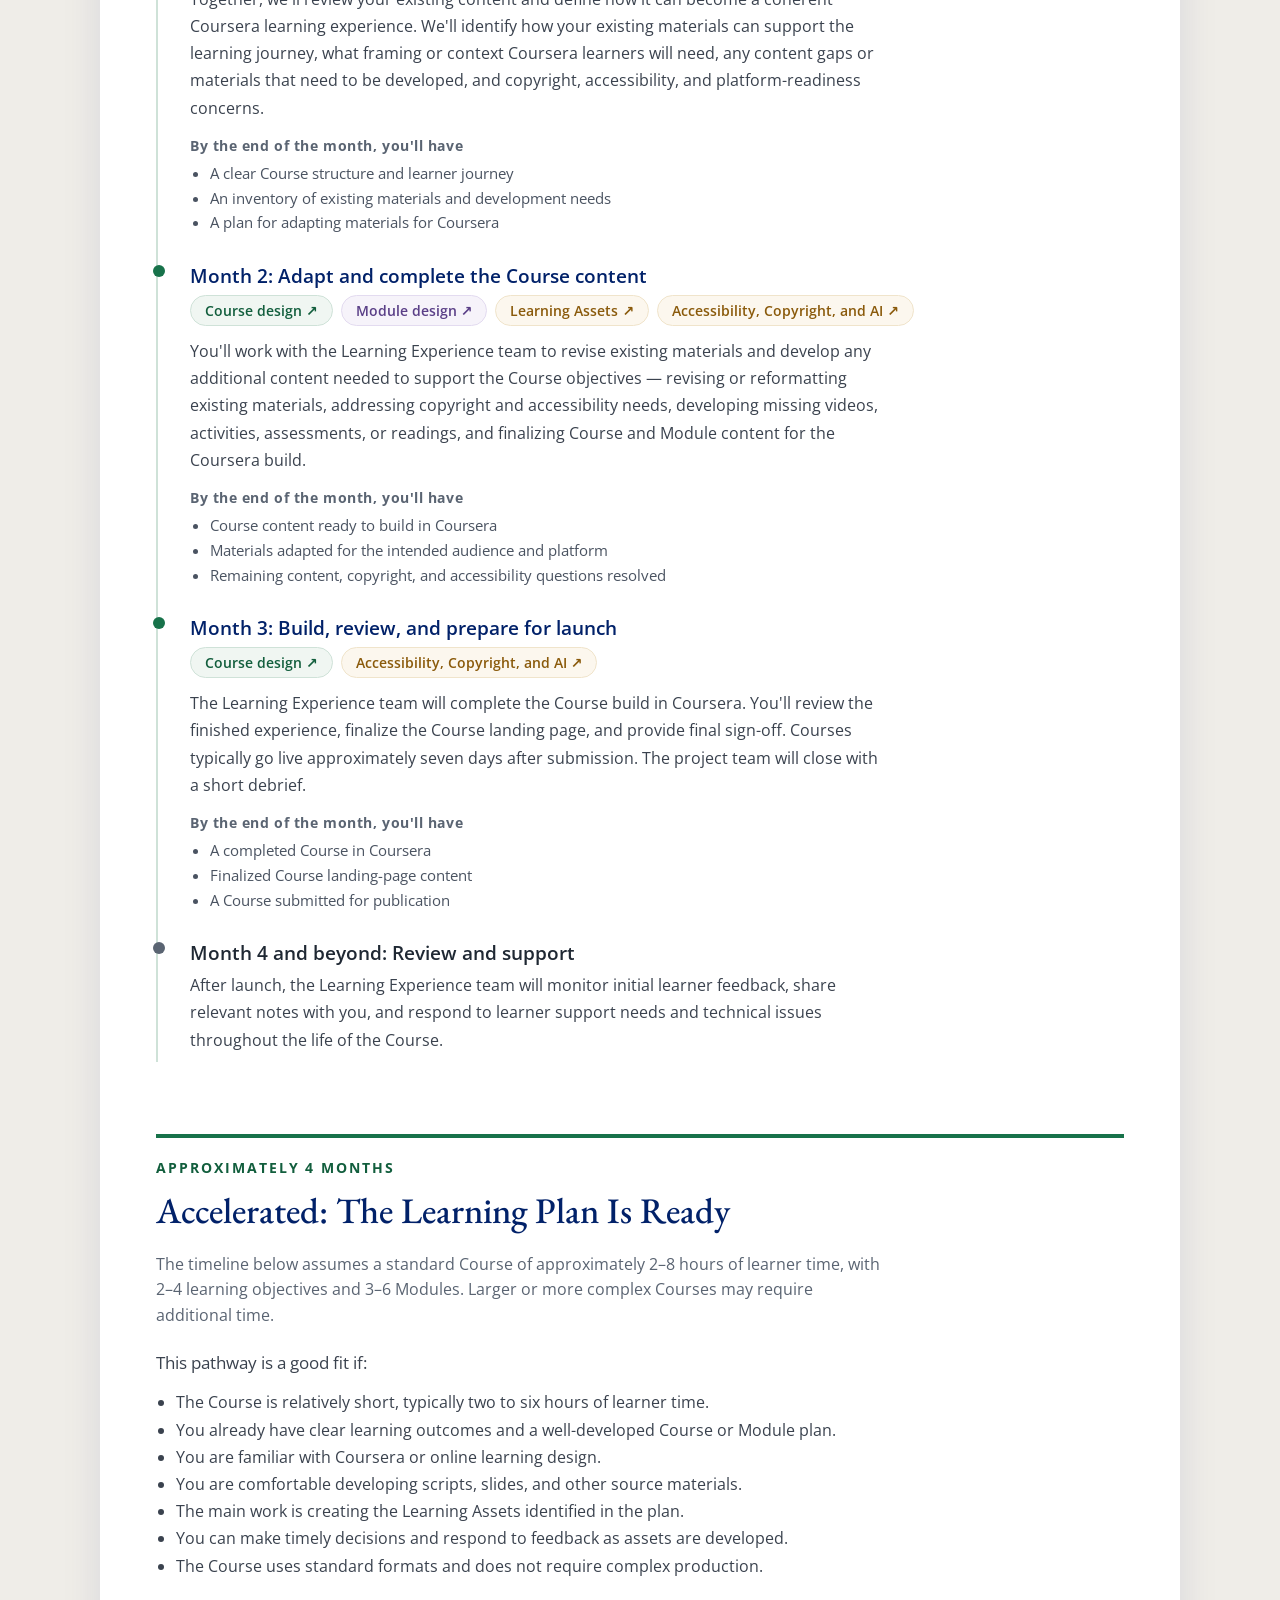
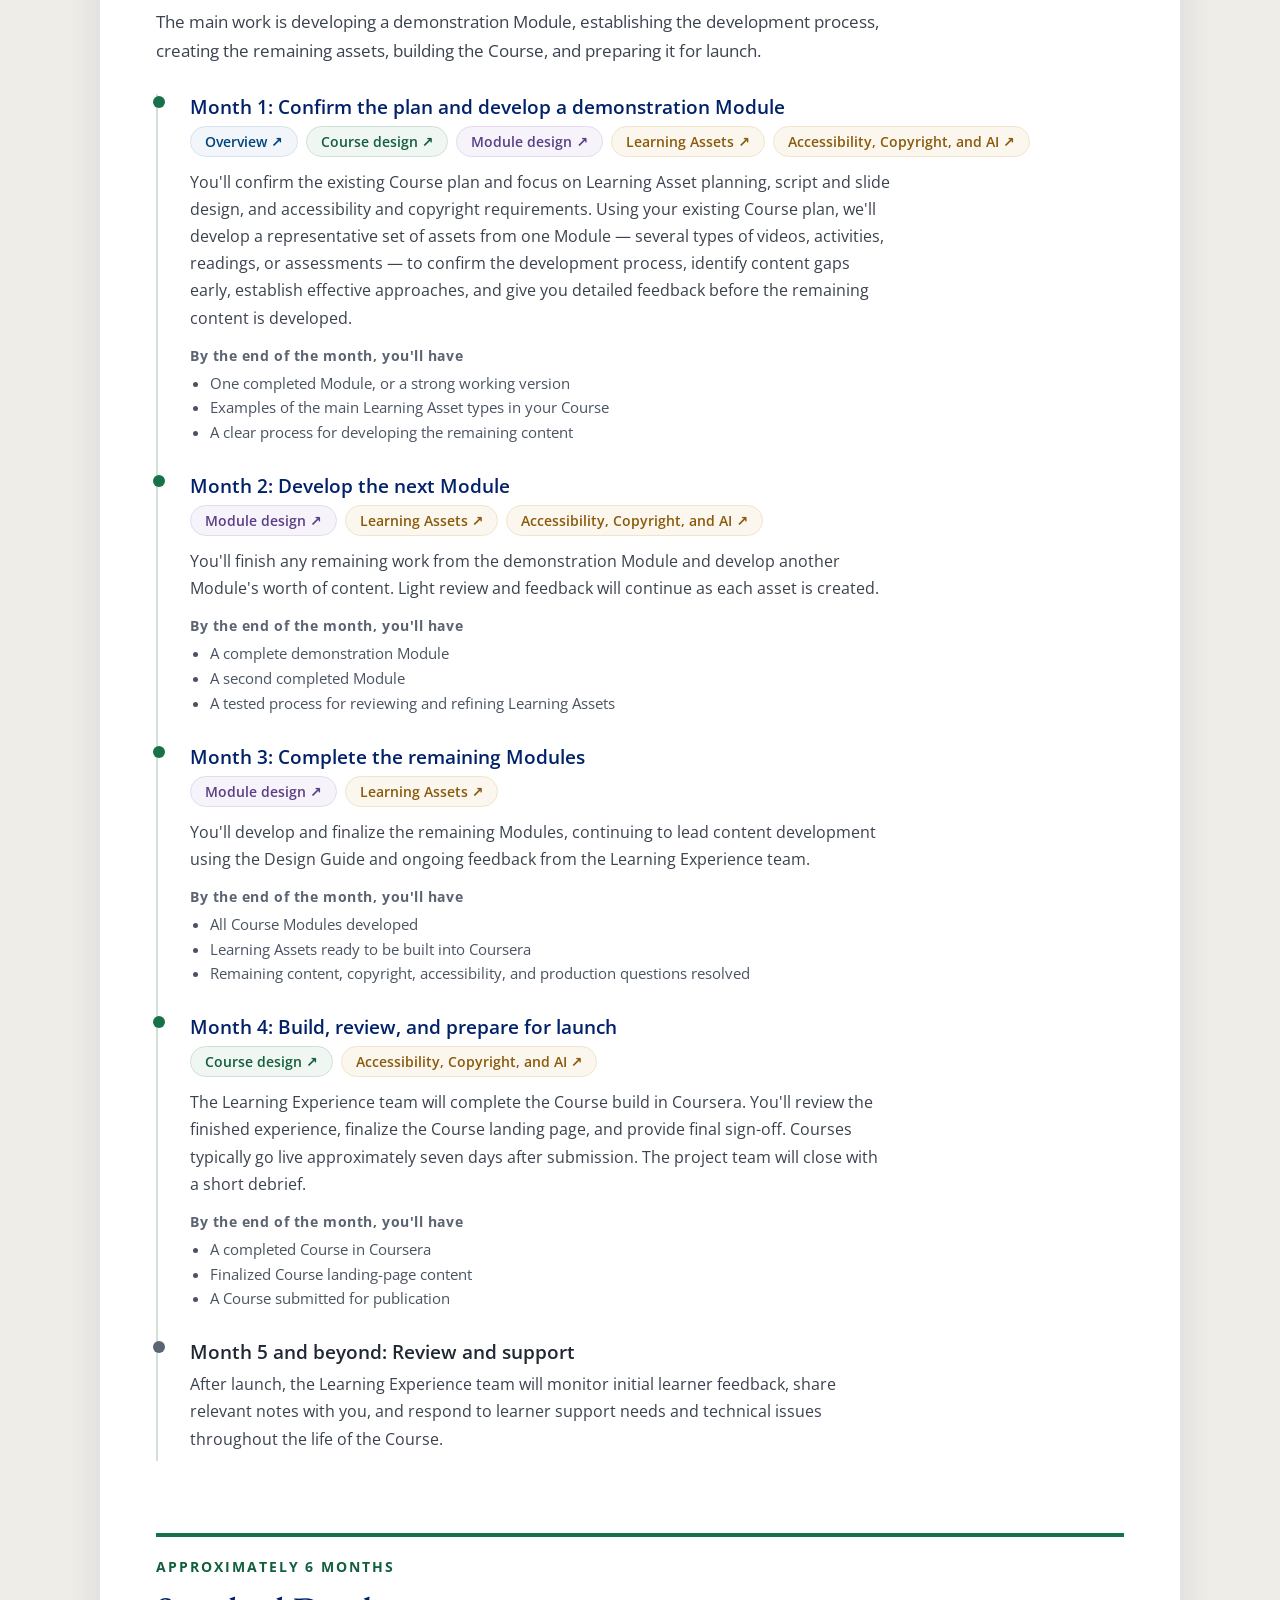
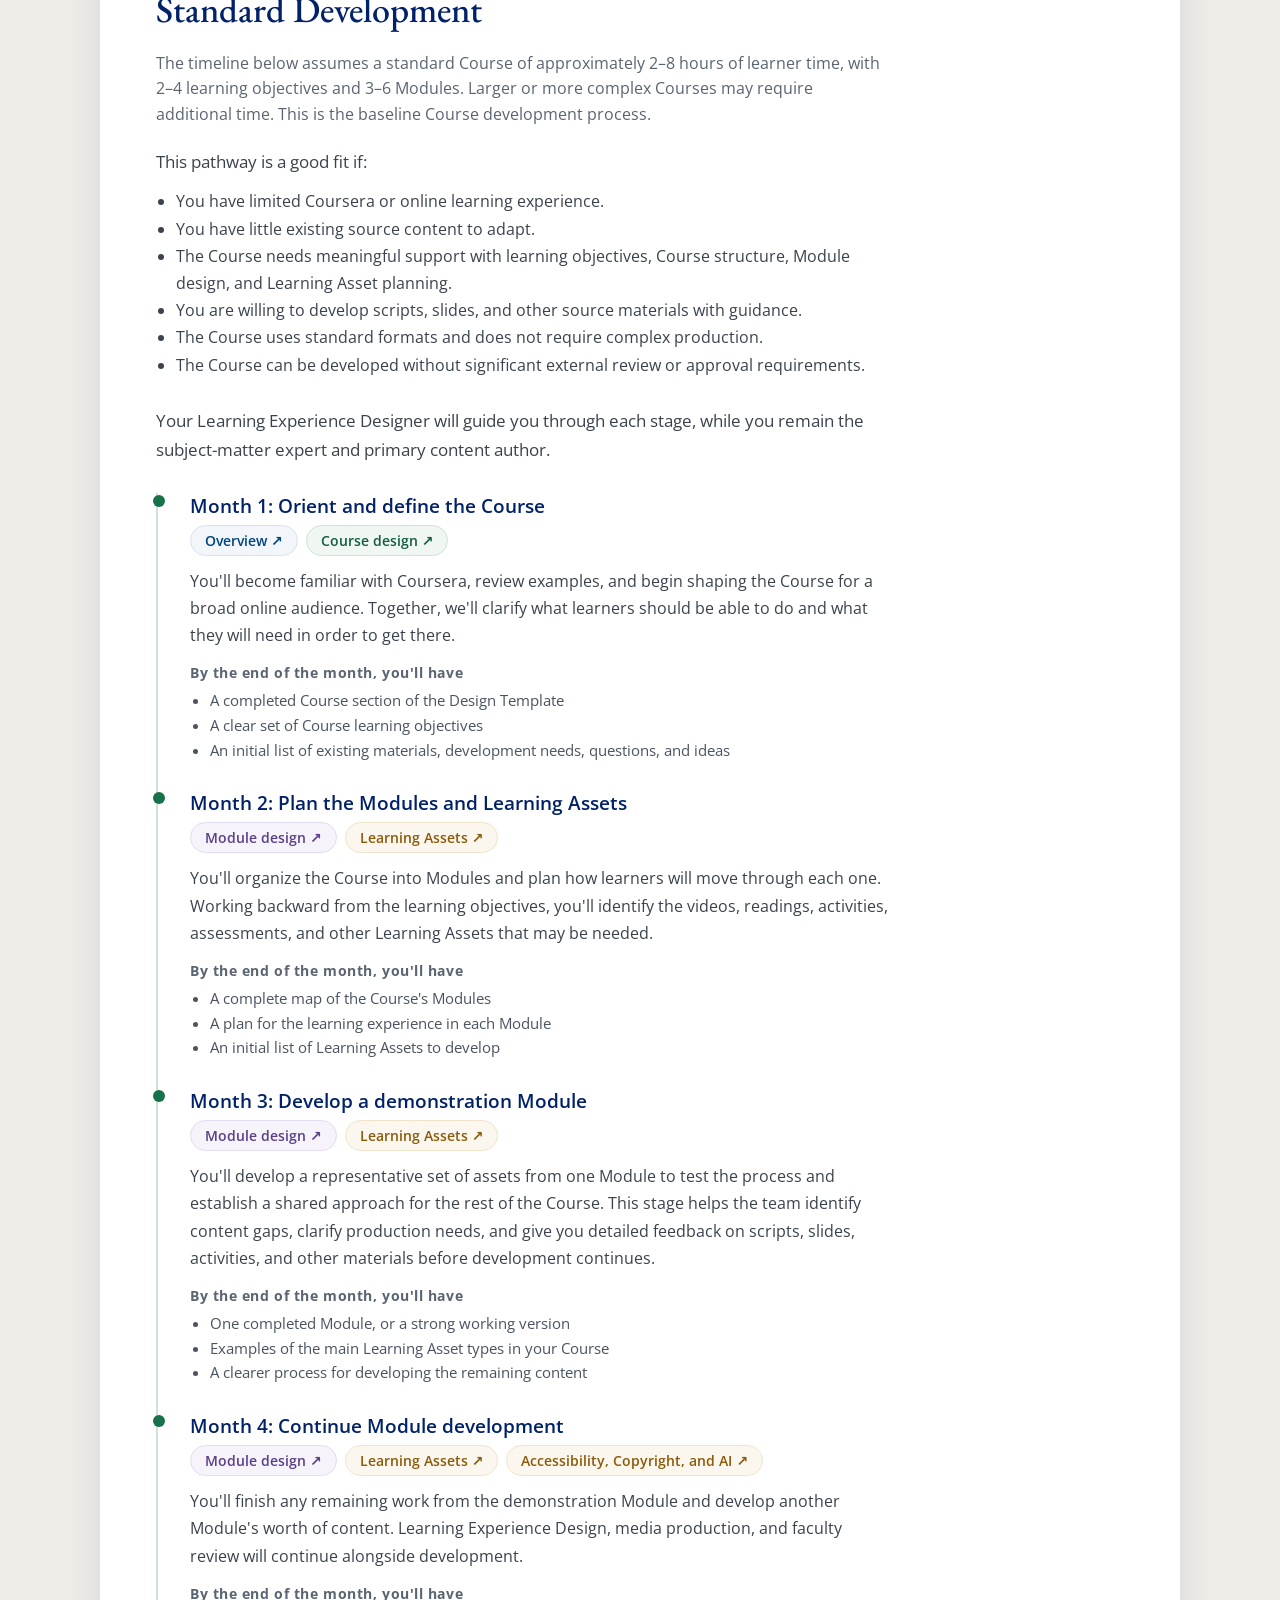
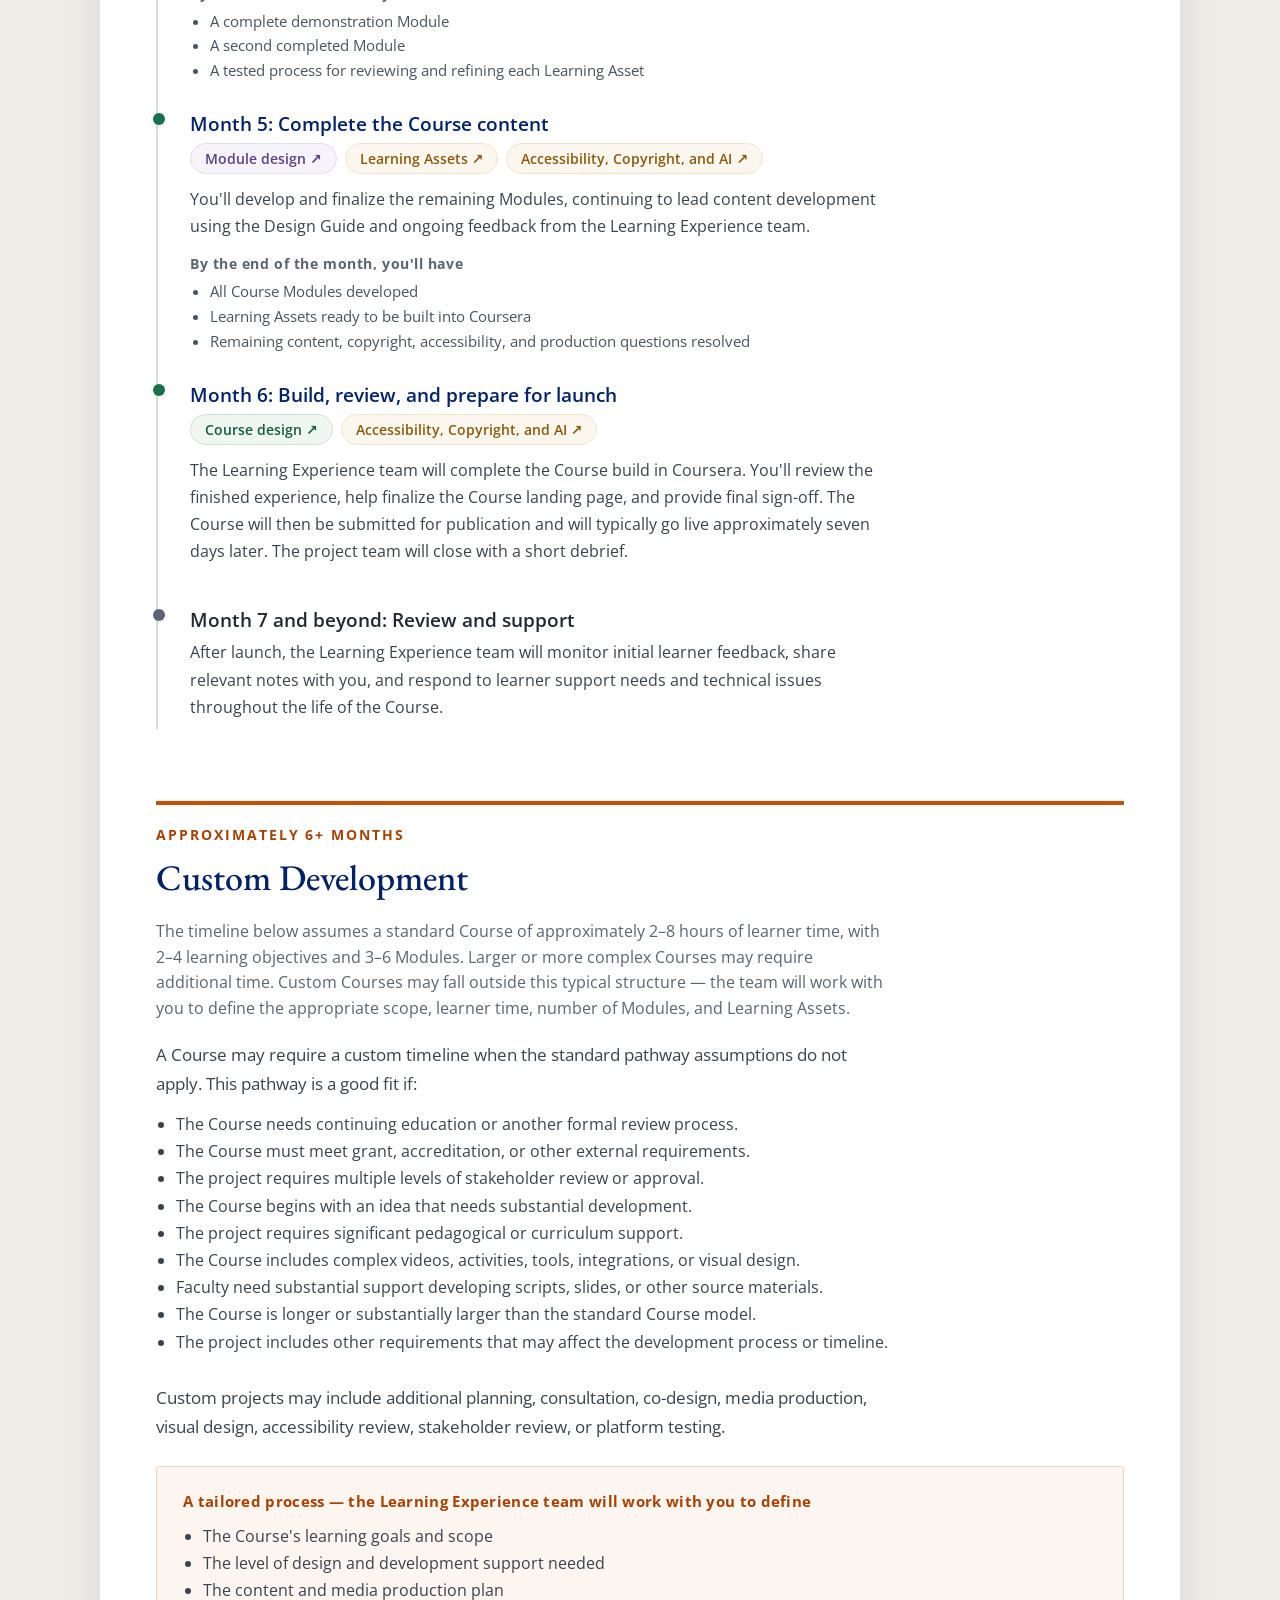
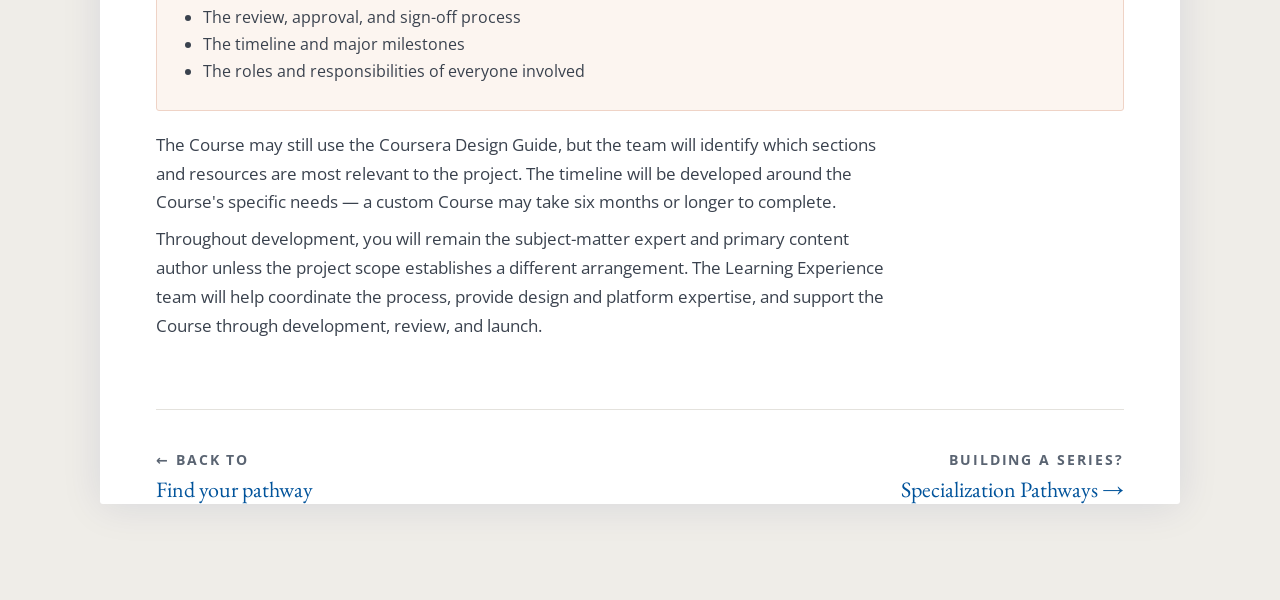
<file: course-pathways.html>
<!DOCTYPE html>
<html lang="en">
<head>
<meta charset="utf-8">
<meta name="viewport" content="width=device-width, initial-scale=1">
<title>Course Pathways — Coursera Development Pathways | Duke CTL</title>
<meta name="description" content="Duke CTL’s starting point for faculty developing a Coursera Course or Specialization: how development works, how the work is shared, and which development pathway fits your project.">
<link rel="preconnect" href="https://fonts.googleapis.com">
<link rel="preconnect" href="https://fonts.gstatic.com" crossorigin="">
<link href="https://fonts.googleapis.com/css2?family=EB+Garamond:ital,wght@0,400;0,500;0,600;1,400&amp;family=Open+Sans:wght@400;500;600;700&amp;display=swap" rel="stylesheet">
<link rel="stylesheet" href="site.css">
<style>

 body { margin:0; background:#EFEDE8; }
 a { color:#00539B; }
 a:hover { color:#125E3D; }
 @media screen and (max-width: 980px) {
   [data-shell] { padding:24px 16px !important; }
 }
 @media screen and (max-width: 820px) {
   [data-shell] [style*="grid-template-columns"] { grid-template-columns:minmax(0,1fr) !important; }
 }
 @media screen and (max-width: 680px) {
   [data-page] > div { padding-left:24px !important; padding-right:24px !important; }
 }
 :focus-visible{outline:2px solid #012169; outline-offset:2px;}
</style>
</head>
<body>
<div data-page="" style="font-family:'Open Sans',system-ui,sans-serif; padding:40px 24px; background:#EFEDE8;">
<div data-shell="" style="max-width:1080px; width:100%; margin:0 auto; background:#FFFFFF; box-shadow:0 2px 40px rgba(1,33,105,.10); border-radius:3px;">

<div style="display:flex; align-items:center; padding:16px 56px; background:#012169;">
<img src="assets/ctl-logo-white.png" alt="Duke Learning Innovation and Lifetime Education — Center for Teaching and Learning" style="height:30px; width:auto; display:block;">
</div>
<div style="display:flex; align-items:center; justify-content:space-between; gap:32px; padding:22px 56px; border-bottom:1px solid #E4E2DD;">
<a href="index.html" style="text-decoration:none; font-family:'EB Garamond',Garamond,serif; font-size:22px; color:#012169; letter-spacing:.01em; white-space:nowrap;">Coursera Development Pathways</a>
<nav aria-label="Site" style="display:flex; align-items:center; justify-content:flex-end; gap:10px 24px; font-size:14px; letter-spacing:.02em; flex-wrap:wrap;">
<a href="index.html" style="text-decoration:none; color:#5A6472; white-space:nowrap;" data-label="Home">Home</a>
<a href="find-your-pathway.html" style="text-decoration:none; color:#5A6472; white-space:nowrap;" data-label="Find Your Pathway">Find Your Pathway</a>
<a href="specialization-pathways.html" style="text-decoration:none; color:#5A6472; white-space:nowrap;" data-label="Specialization Pathways">Specialization Pathways</a>
<span aria-current="page" style="color:#012169; font-weight:600; border-bottom:3px solid #17724A; padding-bottom:3px; white-space:nowrap;" data-label="Course Pathways">Course Pathways</span>
</nav>
</div>

<main>
<div style="padding:72px 56px 48px; background:#FBFAF7;">
<p style="margin:0 0 14px; font-size:14px; letter-spacing:.14em; text-transform:uppercase; color:#125E3D; font-weight:700;">Course Pathways</p>
<h1 style="margin:0 0 20px; font-family:'EB Garamond',Garamond,serif; font-weight:500; font-size:50px; line-height:1.08; color:#012169; letter-spacing:-.01em; text-wrap:balance;">Choosing a development pathway</h1>
<p style="margin:0 0 12px; font-size:20px; line-height:1.5; color:#3A424E; max-width:700px; text-wrap:pretty;">The right timeline depends on how ready your Course is when the project begins.</p>
<p style="margin:0; font-size:16px; line-height:1.65; color:#5A6472; max-width:700px; text-wrap:pretty;">This page is a planning guide, not a formal scope of work. The CTL Digital Program Development Team will confirm your project's specific timeline and support needs.</p>
</div>

<div style="padding:48px 56px 0;">
<div style="display:flex; flex-direction:column; gap:0; border-top:1px solid #E4E2DD;">

<a href="#ready-to-publish" style="text-decoration:none; display:flex; align-items:center; justify-content:space-between; gap:20px; padding:18px 4px; border-bottom:1px solid #E4E2DD;" class="h6">
 <span style="display:flex; align-items:center; gap:16px; min-width:0;">
  <span aria-hidden="true" style="flex:none; display:flex; gap:3px;"><span style="width:8px; height:8px; border-radius:50%; background:#17724A;"></span><span style="width:8px; height:8px; border-radius:50%; background:#E4E2DD;"></span><span style="width:8px; height:8px; border-radius:50%; background:#E4E2DD;"></span><span style="width:8px; height:8px; border-radius:50%; background:#E4E2DD;"></span><span style="width:8px; height:8px; border-radius:50%; background:#E4E2DD;"></span></span>
  <span style="font-size:19px; font-weight:600; color:#1F2833;">Ready to publish</span>
 </span>
 <span style="flex:none; display:flex; align-items:center; gap:18px;"><span style="font-size:15px; color:#5A6472;">Approx. 4–6 weeks</span><span style="font-size:15px; color:#125E3D; font-weight:600;">Jump <span aria-hidden="true">↓</span></span></span>
</a>

<a href="#accelerated-existing" style="text-decoration:none; display:flex; align-items:center; justify-content:space-between; gap:20px; padding:18px 4px; border-bottom:1px solid #E4E2DD;" class="h6">
 <span style="display:flex; align-items:center; gap:16px; min-width:0;">
  <span aria-hidden="true" style="flex:none; display:flex; gap:3px;"><span style="width:8px; height:8px; border-radius:50%; background:#17724A;"></span><span style="width:8px; height:8px; border-radius:50%; background:#17724A;"></span><span style="width:8px; height:8px; border-radius:50%; background:#E4E2DD;"></span><span style="width:8px; height:8px; border-radius:50%; background:#E4E2DD;"></span><span style="width:8px; height:8px; border-radius:50%; background:#E4E2DD;"></span></span>
  <span style="font-size:19px; font-weight:600; color:#1F2833;">Accelerated: existing content is ready</span>
 </span>
 <span style="flex:none; display:flex; align-items:center; gap:18px;"><span style="font-size:15px; color:#5A6472;">Approx. 3 months</span><span style="font-size:15px; color:#125E3D; font-weight:600;">Jump <span aria-hidden="true">↓</span></span></span>
</a>

<a href="#accelerated-plan" style="text-decoration:none; display:flex; align-items:center; justify-content:space-between; gap:20px; padding:18px 4px; border-bottom:1px solid #E4E2DD;" class="h6">
 <span style="display:flex; align-items:center; gap:16px; min-width:0;">
  <span aria-hidden="true" style="flex:none; display:flex; gap:3px;"><span style="width:8px; height:8px; border-radius:50%; background:#17724A;"></span><span style="width:8px; height:8px; border-radius:50%; background:#17724A;"></span><span style="width:8px; height:8px; border-radius:50%; background:#17724A;"></span><span style="width:8px; height:8px; border-radius:50%; background:#E4E2DD;"></span><span style="width:8px; height:8px; border-radius:50%; background:#E4E2DD;"></span></span>
  <span style="font-size:19px; font-weight:600; color:#1F2833;">Accelerated: learning plan is ready</span>
 </span>
 <span style="flex:none; display:flex; align-items:center; gap:18px;"><span style="font-size:15px; color:#5A6472;">Approx. 4 months</span><span style="font-size:15px; color:#125E3D; font-weight:600;">Jump <span aria-hidden="true">↓</span></span></span>
</a>

<a href="#standard" style="text-decoration:none; display:flex; align-items:center; justify-content:space-between; gap:20px; padding:18px 4px; border-bottom:1px solid #E4E2DD;" class="h6">
 <span style="display:flex; align-items:center; gap:16px; min-width:0;">
  <span aria-hidden="true" style="flex:none; display:flex; gap:3px;"><span style="width:8px; height:8px; border-radius:50%; background:#17724A;"></span><span style="width:8px; height:8px; border-radius:50%; background:#17724A;"></span><span style="width:8px; height:8px; border-radius:50%; background:#17724A;"></span><span style="width:8px; height:8px; border-radius:50%; background:#17724A;"></span><span style="width:8px; height:8px; border-radius:50%; background:#E4E2DD;"></span></span>
  <span style="font-size:19px; font-weight:600; color:#1F2833;">Standard development</span>
 </span>
 <span style="flex:none; display:flex; align-items:center; gap:18px;"><span style="font-size:15px; color:#5A6472;">Approx. 6 months</span><span style="font-size:15px; color:#125E3D; font-weight:600;">Jump <span aria-hidden="true">↓</span></span></span>
</a>

<a href="#custom" style="text-decoration:none; display:flex; align-items:center; justify-content:space-between; gap:20px; padding:18px 4px; border-bottom:1px solid #E4E2DD;" class="h6">
 <span style="display:flex; align-items:center; gap:16px; min-width:0;">
  <span aria-hidden="true" style="flex:none; display:flex; gap:3px;"><span style="width:8px; height:8px; border-radius:50%; background:#17724A;"></span><span style="width:8px; height:8px; border-radius:50%; background:#17724A;"></span><span style="width:8px; height:8px; border-radius:50%; background:#17724A;"></span><span style="width:8px; height:8px; border-radius:50%; background:#17724A;"></span><span style="width:8px; height:8px; border-radius:50%; background:#17724A;"></span></span>
  <span style="font-size:19px; font-weight:600; color:#1F2833;">Custom development</span>
 </span>
 <span style="flex:none; display:flex; align-items:center; gap:18px;"><span style="font-size:15px; color:#5A6472;">Approx. 6+ months</span><span style="font-size:15px; color:#125E3D; font-weight:600;">Jump <span aria-hidden="true">↓</span></span></span>
</a>
</div>
</div>

<div style="margin:32px 56px 0; border:1px solid #C9CDD4; border-radius:3px; box-shadow:0 6px 20px rgba(1,33,105,.08);">
 <div style="display:flex; align-items:center; gap:13px; padding:15px 24px; background:#F6F5F1; border-bottom:1px solid #C9CDD4;">
  <svg aria-hidden="true" viewBox="0 0 24 24" width="19" height="19" style="flex:none;"><circle cx="12" cy="12" r="8.6" fill="none" stroke="#5A6472" stroke-width="1.6"></circle><path d="M12 10.9v5.4M12 7.7v.1" fill="none" stroke="#5A6472" stroke-width="1.8" stroke-linecap="round"></path></svg>
  <p style="margin:0; font-size:14px; letter-spacing:.14em; text-transform:uppercase; color:#5A6472; font-weight:700;">Shared assumptions</p>
 </div>
 <div style="padding:22px 24px 24px;">
  <p style="margin:0 0 14px; font-size:17px; line-height:1.7; color:#3A424E; max-width:730px;">The Ready to publish, Accelerated, and Standard pathways assume:</p>
  <ul style="margin:0 0 14px; padding:0 0 0 20px; font-size:16px; line-height:1.7; color:#3A424E; max-width:730px;">
   <li>The Course uses standard formats such as videos, readings, activities, and auto-graded assessments.</li>
   <li>Faculty have an active role in developing and reviewing the content.</li>
   <li>Faculty prepare scripts, slides, readings, and other source materials.</li>
   <li>Slides and other visual materials are accessible and copyright-ready or can be revised within the project.</li>
   <li>Copyright and accessibility questions can be resolved within the project.</li>
   <li>The Course does not require complex tools, activities, integrations, or visual design.</li>
   <li>There are no significant external requirements or multiple levels of review and approval.</li>
  </ul>
  <p style="margin:0; font-size:16px; line-height:1.7; color:#5A6472; max-width:730px;">These timelines are planning ranges rather than fixed commitments. A longer Course, larger scope, complex production needs, or additional review requirements may require more time.</p>
 </div>
</div>

<div id="ready-to-publish" style="padding:72px 56px 8px;">
 <div style="border-top:4px solid #17724A; padding-top:20px;">
 <p style="margin:0 0 10px; font-size:14px; letter-spacing:.14em; text-transform:uppercase; color:#125E3D; font-weight:700;">Approximately 4–6 weeks</p>
 <h2 style="margin:0 0 18px; font-family:'EB Garamond',serif; font-weight:500; font-size:36px; color:#012169;">Ready to Publish</h2>
 <p style="margin:0 0 20px; font-size:16px; line-height:1.6; color:#5A6472; max-width:730px;">The timeline below assumes a standard Course of approximately 2–8 hours of learner time, with 2–4 learning objectives and 3–6 Modules. Larger or more complex Courses may require additional time.</p>
 <p style="margin:0 0 12px; font-size:17px; line-height:1.7; color:#3A424E; max-width:730px;">This pathway is a good fit if:</p>
 <ul style="margin:0 0 28px; padding:0 0 0 20px; font-size:16px; line-height:1.7; color:#3A424E; max-width:730px;">
  <li>Your Course content is complete and in good condition.</li>
  <li>Your materials are already appropriate for the intended Coursera audience.</li>
  <li>Scripts, slides, readings, activities, and assessments are ready to use.</li>
  <li>Copyright, permissions, and ownership are clear.</li>
  <li>Materials meet accessibility expectations or need only minor revisions.</li>
  <li>The Course does not require substantial redesign or new content development.</li>
 </ul>
 <p style="margin:0 0 28px; font-size:17px; line-height:1.7; color:#3A424E; max-width:730px;">The main work is reviewing, building, QA, and preparing the Course for publication.</p>

 <div style="display:flex; flex-direction:column; padding-left:2px; border-left:2px solid #CFE2D8;">
  <div style="position:relative; padding:0 0 28px 30px;">
   <span style="position:absolute; left:-7px; top:2px; width:12px; height:12px; border-radius:50%; background:#17724A;"></span>
   <p style="margin:0 0 6px; font-size:19px; font-weight:600; color:#012169;">Review, build, and publish</p>
   <div style="display:flex; flex-wrap:wrap; gap:8px; margin:0 0 12px;">
    <a href="https://mlankster16.github.io/coursera-design-guide/course/" target="_blank" rel="noopener" style="text-decoration:none; font-size:14px; font-weight:600; color:#125E3D; background:#F0F6F2; border:1px solid #CFE2D8; border-radius:20px; padding:5px 14px;">Course design <span aria-hidden="true">↗</span><span class="sr-only"> (opens in a new tab)</span></a>
    <a href="https://mlankster16.github.io/coursera-design-guide/accessibility-copyright-ai/" target="_blank" rel="noopener" style="text-decoration:none; font-size:14px; font-weight:600; color:#8A5A0B; background:#FCF7EE; border:1px solid #F0E4CB; border-radius:20px; padding:5px 14px;">Accessibility, Copyright, and AI <span aria-hidden="true">↗</span><span class="sr-only"> (opens in a new tab)</span></a>
   </div>
   <p style="margin:0 0 14px; font-size:16px; line-height:1.7; color:#3A424E; max-width:700px;">You'll share your Course content with the Learning Experience team. We'll review the materials, flag any copyright, accessibility, or learner-experience concerns, and identify any final revisions needed before the build. You'll address requested changes while the Learning Experience team builds and reviews the Course in Coursera.</p>
   <p style="margin:0 0 6px; font-size:14px; font-weight:700; color:#5A6472; letter-spacing:.04em;">By the end of this stage, you'll have</p>
   <ul style="margin:0; padding:0 0 0 20px; font-size:15px; line-height:1.65; color:#4A5361; max-width:700px;">
    <li>Course content reviewed and ready for publication</li>
    <li>Copyright and accessibility concerns addressed</li>
    <li>A completed Course in Coursera</li>
    <li>A Course submitted for publication</li>
   </ul>
  </div>
  <div style="position:relative; padding:0 0 8px 30px;">
   <span style="position:absolute; left:-7px; top:2px; width:12px; height:12px; border-radius:50%; background:#5A6472;"></span>
   <p style="margin:0 0 6px; font-size:19px; font-weight:600; color:#1F2833;">Launch and after</p>
   <p style="margin:0; font-size:16px; line-height:1.7; color:#3A424E; max-width:700px;">Courses typically go live approximately seven days after submission, depending on Coursera's review process. After launch, the Learning Experience team will monitor initial learner feedback, share relevant notes with you, and respond to learner support needs and technical issues throughout the life of the Course.</p>
  </div>
 </div>
 </div>
</div>

<div id="accelerated-existing" style="padding:64px 56px 8px;">
 <div style="border-top:4px solid #17724A; padding-top:20px;">
 <p style="margin:0 0 10px; font-size:14px; letter-spacing:.14em; text-transform:uppercase; color:#125E3D; font-weight:700;">Approximately 3 months</p>
 <h2 style="margin:0 0 18px; font-family:'EB Garamond',serif; font-weight:500; font-size:36px; color:#012169;">Accelerated: Existing Content Is Ready</h2>
 <p style="margin:0 0 20px; font-size:16px; line-height:1.6; color:#5A6472; max-width:730px;">The timeline below assumes a standard Course of approximately 2–8 hours of learner time, with 2–4 learning objectives and 3–6 Modules. Larger or more complex Courses may require additional time.</p>
 <p style="margin:0 0 12px; font-size:17px; line-height:1.7; color:#3A424E; max-width:730px;">This pathway is a good fit if:</p>
 <ul style="margin:0 0 28px; padding:0 0 0 20px; font-size:16px; line-height:1.7; color:#3A424E; max-width:730px;">
  <li>The Course is relatively short, typically two to six hours of learner time.</li>
  <li>Most of the needed content already exists.</li>
  <li>You are familiar with Coursera or online learning design.</li>
  <li>Existing content is in reasonably good condition but needs reframing for a commercial learning platform.</li>
  <li>You can prepare or revise scripts, slides, readings, activities, and assessments quickly.</li>
  <li>Copyright and accessibility issues are limited and manageable.</li>
  <li>The Course uses standard formats and does not require complex production.</li>
 </ul>
 <p style="margin:0 0 28px; font-size:17px; line-height:1.7; color:#3A424E; max-width:730px;">The main work is adapting existing content, filling small gaps, resolving copyright and accessibility needs, building the Course, and preparing it for launch.</p>

 <div style="display:flex; flex-direction:column; padding-left:2px; border-left:2px solid #CFE2D8;">
  <div style="position:relative; padding:0 0 28px 30px;">
   <span style="position:absolute; left:-7px; top:2px; width:12px; height:12px; border-radius:50%; background:#17724A;"></span>
   <p style="margin:0 0 6px; font-size:19px; font-weight:600; color:#012169;">Month 1: Review, adapt, and define the Course</p>
   <div style="display:flex; flex-wrap:wrap; gap:8px; margin:0 0 12px;">
    <a href="https://mlankster16.github.io/coursera-design-guide/" target="_blank" rel="noopener" style="text-decoration:none; font-size:14px; font-weight:600; color:#00447F; background:#F2F6FB; border:1px solid #D6E3F0; border-radius:20px; padding:5px 14px;">Overview <span aria-hidden="true">↗</span><span class="sr-only"> (opens in a new tab)</span></a>
    <a href="https://mlankster16.github.io/coursera-design-guide/course/" target="_blank" rel="noopener" style="text-decoration:none; font-size:14px; font-weight:600; color:#125E3D; background:#F0F6F2; border:1px solid #CFE2D8; border-radius:20px; padding:5px 14px;">Course design <span aria-hidden="true">↗</span><span class="sr-only"> (opens in a new tab)</span></a>
    <a href="https://mlankster16.github.io/coursera-design-guide/module/" target="_blank" rel="noopener" style="text-decoration:none; font-size:14px; font-weight:600; color:#5A3F87; background:#F6F3FA; border:1px solid #E3DBF0; border-radius:20px; padding:5px 14px;">Module design <span aria-hidden="true">↗</span><span class="sr-only"> (opens in a new tab)</span></a>
    <a href="https://mlankster16.github.io/coursera-design-guide/learning-assets/" target="_blank" rel="noopener" style="text-decoration:none; font-size:14px; font-weight:600; color:#8A5A0B; background:#FCF7EE; border:1px solid #F0E4CB; border-radius:20px; padding:5px 14px;">Learning Assets <span aria-hidden="true">↗</span><span class="sr-only"> (opens in a new tab)</span></a>
    <a href="https://mlankster16.github.io/coursera-design-guide/accessibility-copyright-ai/" target="_blank" rel="noopener" style="text-decoration:none; font-size:14px; font-weight:600; color:#8A5A0B; background:#FCF7EE; border:1px solid #F0E4CB; border-radius:20px; padding:5px 14px;">Accessibility, Copyright, and AI <span aria-hidden="true">↗</span><span class="sr-only"> (opens in a new tab)</span></a>
   </div>
   <p style="margin:0 0 14px; font-size:16px; line-height:1.7; color:#3A424E; max-width:700px;">Together, we'll review your existing content and define how it can become a coherent Coursera learning experience. We'll identify how your existing materials can support the learning journey, what framing or context Coursera learners will need, any content gaps or materials that need to be developed, and copyright, accessibility, and platform-readiness concerns.</p>
   <p style="margin:0 0 6px; font-size:14px; font-weight:700; color:#5A6472; letter-spacing:.04em;">By the end of the month, you'll have</p>
   <ul style="margin:0; padding:0 0 0 20px; font-size:15px; line-height:1.65; color:#4A5361; max-width:700px;">
    <li>A clear Course structure and learner journey</li>
    <li>An inventory of existing materials and development needs</li>
    <li>A plan for adapting materials for Coursera</li>
   </ul>
  </div>
  <div style="position:relative; padding:0 0 28px 30px;">
   <span style="position:absolute; left:-7px; top:2px; width:12px; height:12px; border-radius:50%; background:#17724A;"></span>
   <p style="margin:0 0 6px; font-size:19px; font-weight:600; color:#012169;">Month 2: Adapt and complete the Course content</p>
   <div style="display:flex; flex-wrap:wrap; gap:8px; margin:0 0 12px;">
    <a href="https://mlankster16.github.io/coursera-design-guide/course/" target="_blank" rel="noopener" style="text-decoration:none; font-size:14px; font-weight:600; color:#125E3D; background:#F0F6F2; border:1px solid #CFE2D8; border-radius:20px; padding:5px 14px;">Course design <span aria-hidden="true">↗</span><span class="sr-only"> (opens in a new tab)</span></a>
    <a href="https://mlankster16.github.io/coursera-design-guide/module/" target="_blank" rel="noopener" style="text-decoration:none; font-size:14px; font-weight:600; color:#5A3F87; background:#F6F3FA; border:1px solid #E3DBF0; border-radius:20px; padding:5px 14px;">Module design <span aria-hidden="true">↗</span><span class="sr-only"> (opens in a new tab)</span></a>
    <a href="https://mlankster16.github.io/coursera-design-guide/learning-assets/" target="_blank" rel="noopener" style="text-decoration:none; font-size:14px; font-weight:600; color:#8A5A0B; background:#FCF7EE; border:1px solid #F0E4CB; border-radius:20px; padding:5px 14px;">Learning Assets <span aria-hidden="true">↗</span><span class="sr-only"> (opens in a new tab)</span></a>
    <a href="https://mlankster16.github.io/coursera-design-guide/accessibility-copyright-ai/" target="_blank" rel="noopener" style="text-decoration:none; font-size:14px; font-weight:600; color:#8A5A0B; background:#FCF7EE; border:1px solid #F0E4CB; border-radius:20px; padding:5px 14px;">Accessibility, Copyright, and AI <span aria-hidden="true">↗</span><span class="sr-only"> (opens in a new tab)</span></a>
   </div>
   <p style="margin:0 0 14px; font-size:16px; line-height:1.7; color:#3A424E; max-width:700px;">You'll work with the Learning Experience team to revise existing materials and develop any additional content needed to support the Course objectives — revising or reformatting existing materials, addressing copyright and accessibility needs, developing missing videos, activities, assessments, or readings, and finalizing Course and Module content for the Coursera build.</p>
   <p style="margin:0 0 6px; font-size:14px; font-weight:700; color:#5A6472; letter-spacing:.04em;">By the end of the month, you'll have</p>
   <ul style="margin:0; padding:0 0 0 20px; font-size:15px; line-height:1.65; color:#4A5361; max-width:700px;">
    <li>Course content ready to build in Coursera</li>
    <li>Materials adapted for the intended audience and platform</li>
    <li>Remaining content, copyright, and accessibility questions resolved</li>
   </ul>
  </div>
  <div style="position:relative; padding:0 0 28px 30px;">
   <span style="position:absolute; left:-7px; top:2px; width:12px; height:12px; border-radius:50%; background:#17724A;"></span>
   <p style="margin:0 0 6px; font-size:19px; font-weight:600; color:#012169;">Month 3: Build, review, and prepare for launch</p>
   <div style="display:flex; flex-wrap:wrap; gap:8px; margin:0 0 12px;">
    <a href="https://mlankster16.github.io/coursera-design-guide/course/" target="_blank" rel="noopener" style="text-decoration:none; font-size:14px; font-weight:600; color:#125E3D; background:#F0F6F2; border:1px solid #CFE2D8; border-radius:20px; padding:5px 14px;">Course design <span aria-hidden="true">↗</span><span class="sr-only"> (opens in a new tab)</span></a>
    <a href="https://mlankster16.github.io/coursera-design-guide/accessibility-copyright-ai/" target="_blank" rel="noopener" style="text-decoration:none; font-size:14px; font-weight:600; color:#8A5A0B; background:#FCF7EE; border:1px solid #F0E4CB; border-radius:20px; padding:5px 14px;">Accessibility, Copyright, and AI <span aria-hidden="true">↗</span><span class="sr-only"> (opens in a new tab)</span></a>
   </div>
   <p style="margin:0 0 14px; font-size:16px; line-height:1.7; color:#3A424E; max-width:700px;">The Learning Experience team will complete the Course build in Coursera. You'll review the finished experience, finalize the Course landing page, and provide final sign-off. Courses typically go live approximately seven days after submission. The project team will close with a short debrief.</p>
   <p style="margin:0 0 6px; font-size:14px; font-weight:700; color:#5A6472; letter-spacing:.04em;">By the end of the month, you'll have</p>
   <ul style="margin:0; padding:0 0 0 20px; font-size:15px; line-height:1.65; color:#4A5361; max-width:700px;">
    <li>A completed Course in Coursera</li>
    <li>Finalized Course landing-page content</li>
    <li>A Course submitted for publication</li>
   </ul>
  </div>
  <div style="position:relative; padding:0 0 8px 30px;">
   <span style="position:absolute; left:-7px; top:2px; width:12px; height:12px; border-radius:50%; background:#5A6472;"></span>
   <p style="margin:0 0 6px; font-size:19px; font-weight:600; color:#1F2833;">Month 4 and beyond: Review and support</p>
   <p style="margin:0; font-size:16px; line-height:1.7; color:#3A424E; max-width:700px;">After launch, the Learning Experience team will monitor initial learner feedback, share relevant notes with you, and respond to learner support needs and technical issues throughout the life of the Course.</p>
  </div>
 </div>
 </div>
</div>

<div id="accelerated-plan" style="padding:64px 56px 8px;">
 <div style="border-top:4px solid #17724A; padding-top:20px;">
 <p style="margin:0 0 10px; font-size:14px; letter-spacing:.14em; text-transform:uppercase; color:#125E3D; font-weight:700;">Approximately 4 months</p>
 <h2 style="margin:0 0 18px; font-family:'EB Garamond',serif; font-weight:500; font-size:36px; color:#012169;">Accelerated: The Learning Plan Is Ready</h2>
 <p style="margin:0 0 20px; font-size:16px; line-height:1.6; color:#5A6472; max-width:730px;">The timeline below assumes a standard Course of approximately 2–8 hours of learner time, with 2–4 learning objectives and 3–6 Modules. Larger or more complex Courses may require additional time.</p>
 <p style="margin:0 0 12px; font-size:17px; line-height:1.7; color:#3A424E; max-width:730px;">This pathway is a good fit if:</p>
 <ul style="margin:0 0 28px; padding:0 0 0 20px; font-size:16px; line-height:1.7; color:#3A424E; max-width:730px;">
  <li>The Course is relatively short, typically two to six hours of learner time.</li>
  <li>You already have clear learning outcomes and a well-developed Course or Module plan.</li>
  <li>You are familiar with Coursera or online learning design.</li>
  <li>You are comfortable developing scripts, slides, and other source materials.</li>
  <li>The main work is creating the Learning Assets identified in the plan.</li>
  <li>You can make timely decisions and respond to feedback as assets are developed.</li>
  <li>The Course uses standard formats and does not require complex production.</li>
 </ul>
 <p style="margin:0 0 28px; font-size:17px; line-height:1.7; color:#3A424E; max-width:730px;">The main work is developing a demonstration Module, establishing the development process, creating the remaining assets, building the Course, and preparing it for launch.</p>

 <div style="display:flex; flex-direction:column; padding-left:2px; border-left:2px solid #CFE2D8;">
  <div style="position:relative; padding:0 0 28px 30px;">
   <span style="position:absolute; left:-7px; top:2px; width:12px; height:12px; border-radius:50%; background:#17724A;"></span>
   <p style="margin:0 0 6px; font-size:19px; font-weight:600; color:#012169;">Month 1: Confirm the plan and develop a demonstration Module</p>
   <div style="display:flex; flex-wrap:wrap; gap:8px; margin:0 0 12px;">
    <a href="https://mlankster16.github.io/coursera-design-guide/" target="_blank" rel="noopener" style="text-decoration:none; font-size:14px; font-weight:600; color:#00447F; background:#F2F6FB; border:1px solid #D6E3F0; border-radius:20px; padding:5px 14px;">Overview <span aria-hidden="true">↗</span><span class="sr-only"> (opens in a new tab)</span></a>
    <a href="https://mlankster16.github.io/coursera-design-guide/course/" target="_blank" rel="noopener" style="text-decoration:none; font-size:14px; font-weight:600; color:#125E3D; background:#F0F6F2; border:1px solid #CFE2D8; border-radius:20px; padding:5px 14px;">Course design <span aria-hidden="true">↗</span><span class="sr-only"> (opens in a new tab)</span></a>
    <a href="https://mlankster16.github.io/coursera-design-guide/module/" target="_blank" rel="noopener" style="text-decoration:none; font-size:14px; font-weight:600; color:#5A3F87; background:#F6F3FA; border:1px solid #E3DBF0; border-radius:20px; padding:5px 14px;">Module design <span aria-hidden="true">↗</span><span class="sr-only"> (opens in a new tab)</span></a>
    <a href="https://mlankster16.github.io/coursera-design-guide/learning-assets/" target="_blank" rel="noopener" style="text-decoration:none; font-size:14px; font-weight:600; color:#8A5A0B; background:#FCF7EE; border:1px solid #F0E4CB; border-radius:20px; padding:5px 14px;">Learning Assets <span aria-hidden="true">↗</span><span class="sr-only"> (opens in a new tab)</span></a>
    <a href="https://mlankster16.github.io/coursera-design-guide/accessibility-copyright-ai/" target="_blank" rel="noopener" style="text-decoration:none; font-size:14px; font-weight:600; color:#8A5A0B; background:#FCF7EE; border:1px solid #F0E4CB; border-radius:20px; padding:5px 14px;">Accessibility, Copyright, and AI <span aria-hidden="true">↗</span><span class="sr-only"> (opens in a new tab)</span></a>
   </div>
   <p style="margin:0 0 14px; font-size:16px; line-height:1.7; color:#3A424E; max-width:700px;">You'll confirm the existing Course plan and focus on Learning Asset planning, script and slide design, and accessibility and copyright requirements. Using your existing Course plan, we'll develop a representative set of assets from one Module — several types of videos, activities, readings, or assessments — to confirm the development process, identify content gaps early, establish effective approaches, and give you detailed feedback before the remaining content is developed.</p>
   <p style="margin:0 0 6px; font-size:14px; font-weight:700; color:#5A6472; letter-spacing:.04em;">By the end of the month, you'll have</p>
   <ul style="margin:0; padding:0 0 0 20px; font-size:15px; line-height:1.65; color:#4A5361; max-width:700px;">
    <li>One completed Module, or a strong working version</li>
    <li>Examples of the main Learning Asset types in your Course</li>
    <li>A clear process for developing the remaining content</li>
   </ul>
  </div>
  <div style="position:relative; padding:0 0 28px 30px;">
   <span style="position:absolute; left:-7px; top:2px; width:12px; height:12px; border-radius:50%; background:#17724A;"></span>
   <p style="margin:0 0 6px; font-size:19px; font-weight:600; color:#012169;">Month 2: Develop the next Module</p>
   <div style="display:flex; flex-wrap:wrap; gap:8px; margin:0 0 12px;">
    <a href="https://mlankster16.github.io/coursera-design-guide/module/" target="_blank" rel="noopener" style="text-decoration:none; font-size:14px; font-weight:600; color:#5A3F87; background:#F6F3FA; border:1px solid #E3DBF0; border-radius:20px; padding:5px 14px;">Module design <span aria-hidden="true">↗</span><span class="sr-only"> (opens in a new tab)</span></a>
    <a href="https://mlankster16.github.io/coursera-design-guide/learning-assets/" target="_blank" rel="noopener" style="text-decoration:none; font-size:14px; font-weight:600; color:#8A5A0B; background:#FCF7EE; border:1px solid #F0E4CB; border-radius:20px; padding:5px 14px;">Learning Assets <span aria-hidden="true">↗</span><span class="sr-only"> (opens in a new tab)</span></a>
    <a href="https://mlankster16.github.io/coursera-design-guide/accessibility-copyright-ai/" target="_blank" rel="noopener" style="text-decoration:none; font-size:14px; font-weight:600; color:#8A5A0B; background:#FCF7EE; border:1px solid #F0E4CB; border-radius:20px; padding:5px 14px;">Accessibility, Copyright, and AI <span aria-hidden="true">↗</span><span class="sr-only"> (opens in a new tab)</span></a>
   </div>
   <p style="margin:0 0 14px; font-size:16px; line-height:1.7; color:#3A424E; max-width:700px;">You'll finish any remaining work from the demonstration Module and develop another Module's worth of content. Light review and feedback will continue as each asset is created.</p>
   <p style="margin:0 0 6px; font-size:14px; font-weight:700; color:#5A6472; letter-spacing:.04em;">By the end of the month, you'll have</p>
   <ul style="margin:0; padding:0 0 0 20px; font-size:15px; line-height:1.65; color:#4A5361; max-width:700px;">
    <li>A complete demonstration Module</li>
    <li>A second completed Module</li>
    <li>A tested process for reviewing and refining Learning Assets</li>
   </ul>
  </div>
  <div style="position:relative; padding:0 0 28px 30px;">
   <span style="position:absolute; left:-7px; top:2px; width:12px; height:12px; border-radius:50%; background:#17724A;"></span>
   <p style="margin:0 0 6px; font-size:19px; font-weight:600; color:#012169;">Month 3: Complete the remaining Modules</p>
   <div style="display:flex; flex-wrap:wrap; gap:8px; margin:0 0 12px;">
    <a href="https://mlankster16.github.io/coursera-design-guide/module/" target="_blank" rel="noopener" style="text-decoration:none; font-size:14px; font-weight:600; color:#5A3F87; background:#F6F3FA; border:1px solid #E3DBF0; border-radius:20px; padding:5px 14px;">Module design <span aria-hidden="true">↗</span><span class="sr-only"> (opens in a new tab)</span></a>
    <a href="https://mlankster16.github.io/coursera-design-guide/learning-assets/" target="_blank" rel="noopener" style="text-decoration:none; font-size:14px; font-weight:600; color:#8A5A0B; background:#FCF7EE; border:1px solid #F0E4CB; border-radius:20px; padding:5px 14px;">Learning Assets <span aria-hidden="true">↗</span><span class="sr-only"> (opens in a new tab)</span></a>
   </div>
   <p style="margin:0 0 14px; font-size:16px; line-height:1.7; color:#3A424E; max-width:700px;">You'll develop and finalize the remaining Modules, continuing to lead content development using the Design Guide and ongoing feedback from the Learning Experience team.</p>
   <p style="margin:0 0 6px; font-size:14px; font-weight:700; color:#5A6472; letter-spacing:.04em;">By the end of the month, you'll have</p>
   <ul style="margin:0; padding:0 0 0 20px; font-size:15px; line-height:1.65; color:#4A5361; max-width:700px;">
    <li>All Course Modules developed</li>
    <li>Learning Assets ready to be built into Coursera</li>
    <li>Remaining content, copyright, accessibility, and production questions resolved</li>
   </ul>
  </div>
  <div style="position:relative; padding:0 0 28px 30px;">
   <span style="position:absolute; left:-7px; top:2px; width:12px; height:12px; border-radius:50%; background:#17724A;"></span>
   <p style="margin:0 0 6px; font-size:19px; font-weight:600; color:#012169;">Month 4: Build, review, and prepare for launch</p>
   <div style="display:flex; flex-wrap:wrap; gap:8px; margin:0 0 12px;">
    <a href="https://mlankster16.github.io/coursera-design-guide/course/" target="_blank" rel="noopener" style="text-decoration:none; font-size:14px; font-weight:600; color:#125E3D; background:#F0F6F2; border:1px solid #CFE2D8; border-radius:20px; padding:5px 14px;">Course design <span aria-hidden="true">↗</span><span class="sr-only"> (opens in a new tab)</span></a>
    <a href="https://mlankster16.github.io/coursera-design-guide/accessibility-copyright-ai/" target="_blank" rel="noopener" style="text-decoration:none; font-size:14px; font-weight:600; color:#8A5A0B; background:#FCF7EE; border:1px solid #F0E4CB; border-radius:20px; padding:5px 14px;">Accessibility, Copyright, and AI <span aria-hidden="true">↗</span><span class="sr-only"> (opens in a new tab)</span></a>
   </div>
   <p style="margin:0 0 14px; font-size:16px; line-height:1.7; color:#3A424E; max-width:700px;">The Learning Experience team will complete the Course build in Coursera. You'll review the finished experience, finalize the Course landing page, and provide final sign-off. Courses typically go live approximately seven days after submission. The project team will close with a short debrief.</p>
   <p style="margin:0 0 6px; font-size:14px; font-weight:700; color:#5A6472; letter-spacing:.04em;">By the end of the month, you'll have</p>
   <ul style="margin:0; padding:0 0 0 20px; font-size:15px; line-height:1.65; color:#4A5361; max-width:700px;">
    <li>A completed Course in Coursera</li>
    <li>Finalized Course landing-page content</li>
    <li>A Course submitted for publication</li>
   </ul>
  </div>
  <div style="position:relative; padding:0 0 8px 30px;">
   <span style="position:absolute; left:-7px; top:2px; width:12px; height:12px; border-radius:50%; background:#5A6472;"></span>
   <p style="margin:0 0 6px; font-size:19px; font-weight:600; color:#1F2833;">Month 5 and beyond: Review and support</p>
   <p style="margin:0; font-size:16px; line-height:1.7; color:#3A424E; max-width:700px;">After launch, the Learning Experience team will monitor initial learner feedback, share relevant notes with you, and respond to learner support needs and technical issues throughout the life of the Course.</p>
  </div>
 </div>
 </div>
</div>

<div id="standard" style="padding:64px 56px 8px;">
 <div style="border-top:4px solid #17724A; padding-top:20px;">
 <p style="margin:0 0 10px; font-size:14px; letter-spacing:.14em; text-transform:uppercase; color:#125E3D; font-weight:700;">Approximately 6 months</p>
 <h2 style="margin:0 0 18px; font-family:'EB Garamond',serif; font-weight:500; font-size:36px; color:#012169;">Standard Development</h2>
 <p style="margin:0 0 20px; font-size:16px; line-height:1.6; color:#5A6472; max-width:730px;">The timeline below assumes a standard Course of approximately 2–8 hours of learner time, with 2–4 learning objectives and 3–6 Modules. Larger or more complex Courses may require additional time. This is the baseline Course development process.</p>
 <p style="margin:0 0 12px; font-size:17px; line-height:1.7; color:#3A424E; max-width:730px;">This pathway is a good fit if:</p>
 <ul style="margin:0 0 28px; padding:0 0 0 20px; font-size:16px; line-height:1.7; color:#3A424E; max-width:730px;">
  <li>You have limited Coursera or online learning experience.</li>
  <li>You have little existing source content to adapt.</li>
  <li>The Course needs meaningful support with learning objectives, Course structure, Module design, and Learning Asset planning.</li>
  <li>You are willing to develop scripts, slides, and other source materials with guidance.</li>
  <li>The Course uses standard formats and does not require complex production.</li>
  <li>The Course can be developed without significant external review or approval requirements.</li>
 </ul>
 <p style="margin:0 0 28px; font-size:17px; line-height:1.7; color:#3A424E; max-width:730px;">Your Learning Experience Designer will guide you through each stage, while you remain the subject-matter expert and primary content author.</p>

 <div style="display:flex; flex-direction:column; padding-left:2px; border-left:2px solid #CFE2D8;">
  <div style="position:relative; padding:0 0 28px 30px;">
   <span style="position:absolute; left:-7px; top:2px; width:12px; height:12px; border-radius:50%; background:#17724A;"></span>
   <p style="margin:0 0 6px; font-size:19px; font-weight:600; color:#012169;">Month 1: Orient and define the Course</p>
   <div style="display:flex; flex-wrap:wrap; gap:8px; margin:0 0 12px;">
    <a href="https://mlankster16.github.io/coursera-design-guide/" target="_blank" rel="noopener" style="text-decoration:none; font-size:14px; font-weight:600; color:#00447F; background:#F2F6FB; border:1px solid #D6E3F0; border-radius:20px; padding:5px 14px;">Overview <span aria-hidden="true">↗</span><span class="sr-only"> (opens in a new tab)</span></a>
    <a href="https://mlankster16.github.io/coursera-design-guide/course/" target="_blank" rel="noopener" style="text-decoration:none; font-size:14px; font-weight:600; color:#125E3D; background:#F0F6F2; border:1px solid #CFE2D8; border-radius:20px; padding:5px 14px;">Course design <span aria-hidden="true">↗</span><span class="sr-only"> (opens in a new tab)</span></a>
   </div>
   <p style="margin:0 0 14px; font-size:16px; line-height:1.7; color:#3A424E; max-width:700px;">You'll become familiar with Coursera, review examples, and begin shaping the Course for a broad online audience. Together, we'll clarify what learners should be able to do and what they will need in order to get there.</p>
   <p style="margin:0 0 6px; font-size:14px; font-weight:700; color:#5A6472; letter-spacing:.04em;">By the end of the month, you'll have</p>
   <ul style="margin:0; padding:0 0 0 20px; font-size:15px; line-height:1.65; color:#4A5361; max-width:700px;">
    <li>A completed Course section of the Design Template</li>
    <li>A clear set of Course learning objectives</li>
    <li>An initial list of existing materials, development needs, questions, and ideas</li>
   </ul>
  </div>
  <div style="position:relative; padding:0 0 28px 30px;">
   <span style="position:absolute; left:-7px; top:2px; width:12px; height:12px; border-radius:50%; background:#17724A;"></span>
   <p style="margin:0 0 6px; font-size:19px; font-weight:600; color:#012169;">Month 2: Plan the Modules and Learning Assets</p>
   <div style="display:flex; flex-wrap:wrap; gap:8px; margin:0 0 12px;">
    <a href="https://mlankster16.github.io/coursera-design-guide/module/" target="_blank" rel="noopener" style="text-decoration:none; font-size:14px; font-weight:600; color:#5A3F87; background:#F6F3FA; border:1px solid #E3DBF0; border-radius:20px; padding:5px 14px;">Module design <span aria-hidden="true">↗</span><span class="sr-only"> (opens in a new tab)</span></a>
    <a href="https://mlankster16.github.io/coursera-design-guide/learning-assets/" target="_blank" rel="noopener" style="text-decoration:none; font-size:14px; font-weight:600; color:#8A5A0B; background:#FCF7EE; border:1px solid #F0E4CB; border-radius:20px; padding:5px 14px;">Learning Assets <span aria-hidden="true">↗</span><span class="sr-only"> (opens in a new tab)</span></a>
   </div>
   <p style="margin:0 0 14px; font-size:16px; line-height:1.7; color:#3A424E; max-width:700px;">You'll organize the Course into Modules and plan how learners will move through each one. Working backward from the learning objectives, you'll identify the videos, readings, activities, assessments, and other Learning Assets that may be needed.</p>
   <p style="margin:0 0 6px; font-size:14px; font-weight:700; color:#5A6472; letter-spacing:.04em;">By the end of the month, you'll have</p>
   <ul style="margin:0; padding:0 0 0 20px; font-size:15px; line-height:1.65; color:#4A5361; max-width:700px;">
    <li>A complete map of the Course's Modules</li>
    <li>A plan for the learning experience in each Module</li>
    <li>An initial list of Learning Assets to develop</li>
   </ul>
  </div>
  <div style="position:relative; padding:0 0 28px 30px;">
   <span style="position:absolute; left:-7px; top:2px; width:12px; height:12px; border-radius:50%; background:#17724A;"></span>
   <p style="margin:0 0 6px; font-size:19px; font-weight:600; color:#012169;">Month 3: Develop a demonstration Module</p>
   <div style="display:flex; flex-wrap:wrap; gap:8px; margin:0 0 12px;">
    <a href="https://mlankster16.github.io/coursera-design-guide/module/" target="_blank" rel="noopener" style="text-decoration:none; font-size:14px; font-weight:600; color:#5A3F87; background:#F6F3FA; border:1px solid #E3DBF0; border-radius:20px; padding:5px 14px;">Module design <span aria-hidden="true">↗</span><span class="sr-only"> (opens in a new tab)</span></a>
    <a href="https://mlankster16.github.io/coursera-design-guide/learning-assets/" target="_blank" rel="noopener" style="text-decoration:none; font-size:14px; font-weight:600; color:#8A5A0B; background:#FCF7EE; border:1px solid #F0E4CB; border-radius:20px; padding:5px 14px;">Learning Assets <span aria-hidden="true">↗</span><span class="sr-only"> (opens in a new tab)</span></a>
   </div>
   <p style="margin:0 0 14px; font-size:16px; line-height:1.7; color:#3A424E; max-width:700px;">You'll develop a representative set of assets from one Module to test the process and establish a shared approach for the rest of the Course. This stage helps the team identify content gaps, clarify production needs, and give you detailed feedback on scripts, slides, activities, and other materials before development continues.</p>
   <p style="margin:0 0 6px; font-size:14px; font-weight:700; color:#5A6472; letter-spacing:.04em;">By the end of the month, you'll have</p>
   <ul style="margin:0; padding:0 0 0 20px; font-size:15px; line-height:1.65; color:#4A5361; max-width:700px;">
    <li>One completed Module, or a strong working version</li>
    <li>Examples of the main Learning Asset types in your Course</li>
    <li>A clearer process for developing the remaining content</li>
   </ul>
  </div>
  <div style="position:relative; padding:0 0 28px 30px;">
   <span style="position:absolute; left:-7px; top:2px; width:12px; height:12px; border-radius:50%; background:#17724A;"></span>
   <p style="margin:0 0 6px; font-size:19px; font-weight:600; color:#012169;">Month 4: Continue Module development</p>
   <div style="display:flex; flex-wrap:wrap; gap:8px; margin:0 0 12px;">
    <a href="https://mlankster16.github.io/coursera-design-guide/module/" target="_blank" rel="noopener" style="text-decoration:none; font-size:14px; font-weight:600; color:#5A3F87; background:#F6F3FA; border:1px solid #E3DBF0; border-radius:20px; padding:5px 14px;">Module design <span aria-hidden="true">↗</span><span class="sr-only"> (opens in a new tab)</span></a>
    <a href="https://mlankster16.github.io/coursera-design-guide/learning-assets/" target="_blank" rel="noopener" style="text-decoration:none; font-size:14px; font-weight:600; color:#8A5A0B; background:#FCF7EE; border:1px solid #F0E4CB; border-radius:20px; padding:5px 14px;">Learning Assets <span aria-hidden="true">↗</span><span class="sr-only"> (opens in a new tab)</span></a>
    <a href="https://mlankster16.github.io/coursera-design-guide/accessibility-copyright-ai/" target="_blank" rel="noopener" style="text-decoration:none; font-size:14px; font-weight:600; color:#8A5A0B; background:#FCF7EE; border:1px solid #F0E4CB; border-radius:20px; padding:5px 14px;">Accessibility, Copyright, and AI <span aria-hidden="true">↗</span><span class="sr-only"> (opens in a new tab)</span></a>
   </div>
   <p style="margin:0 0 14px; font-size:16px; line-height:1.7; color:#3A424E; max-width:700px;">You'll finish any remaining work from the demonstration Module and develop another Module's worth of content. Learning Experience Design, media production, and faculty review will continue alongside development.</p>
   <p style="margin:0 0 6px; font-size:14px; font-weight:700; color:#5A6472; letter-spacing:.04em;">By the end of the month, you'll have</p>
   <ul style="margin:0; padding:0 0 0 20px; font-size:15px; line-height:1.65; color:#4A5361; max-width:700px;">
    <li>A complete demonstration Module</li>
    <li>A second completed Module</li>
    <li>A tested process for reviewing and refining each Learning Asset</li>
   </ul>
  </div>
  <div style="position:relative; padding:0 0 28px 30px;">
   <span style="position:absolute; left:-7px; top:2px; width:12px; height:12px; border-radius:50%; background:#17724A;"></span>
   <p style="margin:0 0 6px; font-size:19px; font-weight:600; color:#012169;">Month 5: Complete the Course content</p>
   <div style="display:flex; flex-wrap:wrap; gap:8px; margin:0 0 12px;">
    <a href="https://mlankster16.github.io/coursera-design-guide/module/" target="_blank" rel="noopener" style="text-decoration:none; font-size:14px; font-weight:600; color:#5A3F87; background:#F6F3FA; border:1px solid #E3DBF0; border-radius:20px; padding:5px 14px;">Module design <span aria-hidden="true">↗</span><span class="sr-only"> (opens in a new tab)</span></a>
    <a href="https://mlankster16.github.io/coursera-design-guide/learning-assets/" target="_blank" rel="noopener" style="text-decoration:none; font-size:14px; font-weight:600; color:#8A5A0B; background:#FCF7EE; border:1px solid #F0E4CB; border-radius:20px; padding:5px 14px;">Learning Assets <span aria-hidden="true">↗</span><span class="sr-only"> (opens in a new tab)</span></a>
    <a href="https://mlankster16.github.io/coursera-design-guide/accessibility-copyright-ai/" target="_blank" rel="noopener" style="text-decoration:none; font-size:14px; font-weight:600; color:#8A5A0B; background:#FCF7EE; border:1px solid #F0E4CB; border-radius:20px; padding:5px 14px;">Accessibility, Copyright, and AI <span aria-hidden="true">↗</span><span class="sr-only"> (opens in a new tab)</span></a>
   </div>
   <p style="margin:0 0 14px; font-size:16px; line-height:1.7; color:#3A424E; max-width:700px;">You'll develop and finalize the remaining Modules, continuing to lead content development using the Design Guide and ongoing feedback from the Learning Experience team.</p>
   <p style="margin:0 0 6px; font-size:14px; font-weight:700; color:#5A6472; letter-spacing:.04em;">By the end of the month, you'll have</p>
   <ul style="margin:0; padding:0 0 0 20px; font-size:15px; line-height:1.65; color:#4A5361; max-width:700px;">
    <li>All Course Modules developed</li>
    <li>Learning Assets ready to be built into Coursera</li>
    <li>Remaining content, copyright, accessibility, and production questions resolved</li>
   </ul>
  </div>
  <div style="position:relative; padding:0 0 28px 30px;">
   <span style="position:absolute; left:-7px; top:2px; width:12px; height:12px; border-radius:50%; background:#17724A;"></span>
   <p style="margin:0 0 6px; font-size:19px; font-weight:600; color:#012169;">Month 6: Build, review, and prepare for launch</p>
   <div style="display:flex; flex-wrap:wrap; gap:8px; margin:0 0 12px;">
    <a href="https://mlankster16.github.io/coursera-design-guide/course/" target="_blank" rel="noopener" style="text-decoration:none; font-size:14px; font-weight:600; color:#125E3D; background:#F0F6F2; border:1px solid #CFE2D8; border-radius:20px; padding:5px 14px;">Course design <span aria-hidden="true">↗</span><span class="sr-only"> (opens in a new tab)</span></a>
    <a href="https://mlankster16.github.io/coursera-design-guide/accessibility-copyright-ai/" target="_blank" rel="noopener" style="text-decoration:none; font-size:14px; font-weight:600; color:#8A5A0B; background:#FCF7EE; border:1px solid #F0E4CB; border-radius:20px; padding:5px 14px;">Accessibility, Copyright, and AI <span aria-hidden="true">↗</span><span class="sr-only"> (opens in a new tab)</span></a>
   </div>
   <p style="margin:0 0 14px; font-size:16px; line-height:1.7; color:#3A424E; max-width:700px;">The Learning Experience team will complete the Course build in Coursera. You'll review the finished experience, help finalize the Course landing page, and provide final sign-off. The Course will then be submitted for publication and will typically go live approximately seven days later. The project team will close with a short debrief.</p>
  </div>
  <div style="position:relative; padding:0 0 8px 30px;">
   <span style="position:absolute; left:-7px; top:2px; width:12px; height:12px; border-radius:50%; background:#5A6472;"></span>
   <p style="margin:0 0 6px; font-size:19px; font-weight:600; color:#1F2833;">Month 7 and beyond: Review and support</p>
   <p style="margin:0; font-size:16px; line-height:1.7; color:#3A424E; max-width:700px;">After launch, the Learning Experience team will monitor initial learner feedback, share relevant notes with you, and respond to learner support needs and technical issues throughout the life of the Course.</p>
  </div>
 </div>
 </div>
</div>

<div id="custom" style="padding:64px 56px 8px;">
 <div style="border-top:4px solid #C84E00; padding-top:20px;">
 <p style="margin:0 0 10px; font-size:14px; letter-spacing:.14em; text-transform:uppercase; color:#A84200; font-weight:700;">Approximately 6+ months</p>
 <h2 style="margin:0 0 18px; font-family:'EB Garamond',serif; font-weight:500; font-size:36px; color:#012169;">Custom Development</h2>
 <p style="margin:0 0 20px; font-size:16px; line-height:1.6; color:#5A6472; max-width:730px;">The timeline below assumes a standard Course of approximately 2–8 hours of learner time, with 2–4 learning objectives and 3–6 Modules. Larger or more complex Courses may require additional time. Custom Courses may fall outside this typical structure — the team will work with you to define the appropriate scope, learner time, number of Modules, and Learning Assets.</p>
 <p style="margin:0 0 12px; font-size:17px; line-height:1.7; color:#3A424E; max-width:730px;">A Course may require a custom timeline when the standard pathway assumptions do not apply. This pathway is a good fit if:</p>
 <ul style="margin:0 0 28px; padding:0 0 0 20px; font-size:16px; line-height:1.7; color:#3A424E; max-width:730px;">
  <li>The Course needs continuing education or another formal review process.</li>
  <li>The Course must meet grant, accreditation, or other external requirements.</li>
  <li>The project requires multiple levels of stakeholder review or approval.</li>
  <li>The Course begins with an idea that needs substantial development.</li>
  <li>The project requires significant pedagogical or curriculum support.</li>
  <li>The Course includes complex videos, activities, tools, integrations, or visual design.</li>
  <li>Faculty need substantial support developing scripts, slides, or other source materials.</li>
  <li>The Course is longer or substantially larger than the standard Course model.</li>
  <li>The project includes other requirements that may affect the development process or timeline.</li>
 </ul>
 <p style="margin:0 0 24px; font-size:17px; line-height:1.7; color:#3A424E; max-width:730px;">Custom projects may include additional planning, consultation, co-design, media production, visual design, accessibility review, stakeholder review, or platform testing.</p>

 <div style="border:1px solid #EFD3C6; background:#FCF5F0; border-radius:3px; padding:24px 26px; margin:0 0 20px;">
  <p style="margin:0 0 12px; font-size:15px; font-weight:700; color:#A84200; letter-spacing:.02em;">A tailored process — the Learning Experience team will work with you to define</p>
  <ul style="margin:0; padding:0 0 0 20px; font-size:16px; line-height:1.7; color:#3A424E;">
   <li>The Course's learning goals and scope</li>
   <li>The level of design and development support needed</li>
   <li>The content and media production plan</li>
   <li>The review, approval, and sign-off process</li>
   <li>The timeline and major milestones</li>
   <li>The roles and responsibilities of everyone involved</li>
  </ul>
 </div>
 <p style="margin:0 0 8px; font-size:17px; line-height:1.7; color:#3A424E; max-width:730px;">The Course may still use the Coursera Design Guide, but the team will identify which sections and resources are most relevant to the project. The timeline will be developed around the Course's specific needs — a custom Course may take six months or longer to complete.</p>
 <p style="margin:0; font-size:17px; line-height:1.7; color:#3A424E; max-width:730px;">Throughout development, you will remain the subject-matter expert and primary content author unless the project scope establishes a different arrangement. The Learning Experience team will help coordinate the process, provide design and platform expertise, and support the Course through development, review, and launch.</p>
 </div>
</div>

<div style="display:flex; align-items:flex-start; justify-content:space-between; margin:60px 56px 56px; padding-top:40px; border-top:1px solid #E4E2DD; gap:24px; flex-wrap:wrap;">
 <a href="find-your-pathway.html" style="text-decoration:none; display:flex; flex-direction:column; gap:6px;"><span style="font-size:14px; letter-spacing:.14em; text-transform:uppercase; color:#5A6472; font-weight:700;"><span aria-hidden="true">←</span> Back to</span><span style="font-family:'EB Garamond',serif; font-size:22px; color:#00539B;">Find your pathway</span></a>
 <a href="specialization-pathways.html" style="text-decoration:none; display:flex; flex-direction:column; gap:6px; text-align:right;"><span style="font-size:14px; letter-spacing:.14em; text-transform:uppercase; color:#5A6472; font-weight:700;">Building a series?</span><span style="font-family:'EB Garamond',serif; font-size:22px; color:#00539B;">Specialization Pathways <span aria-hidden="true">→</span></span></a>
</div>

</main>

</div>
</div>
<script src="site.js"></script>
</body>
</html>
</file>
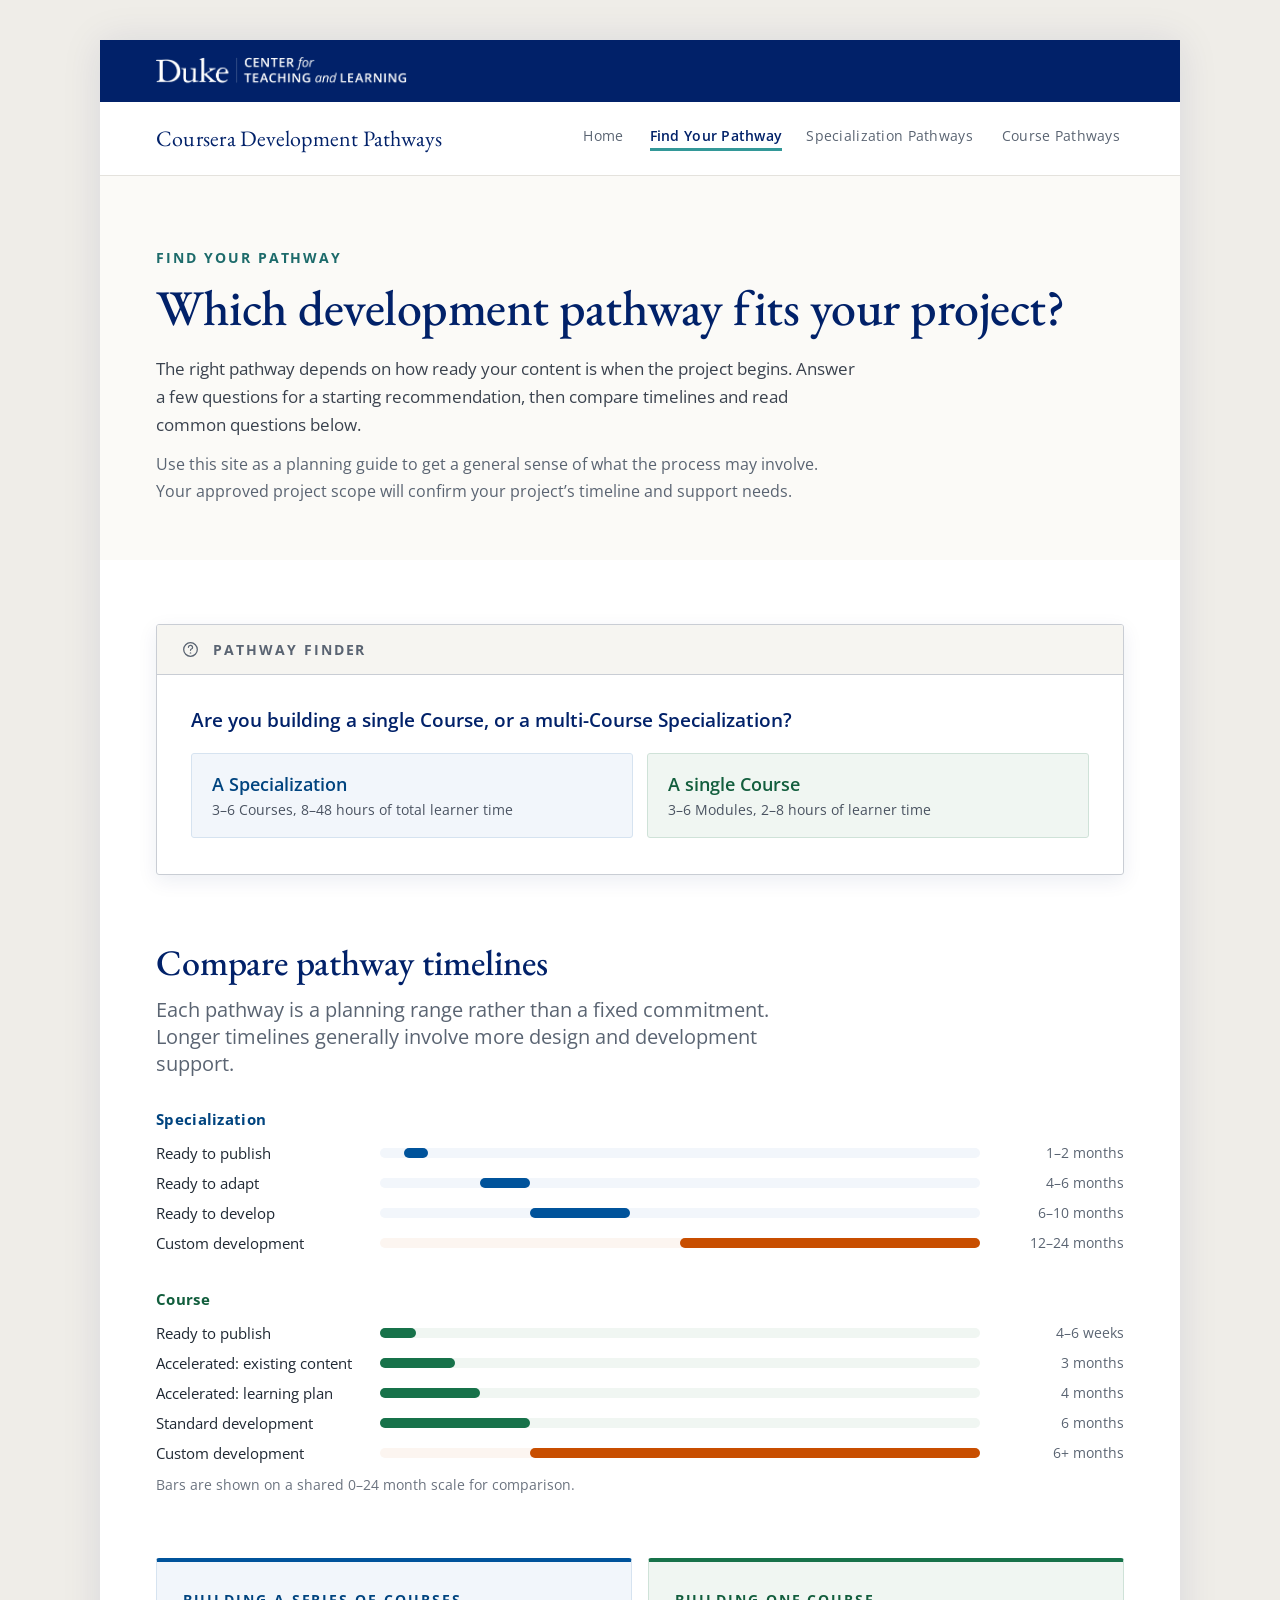
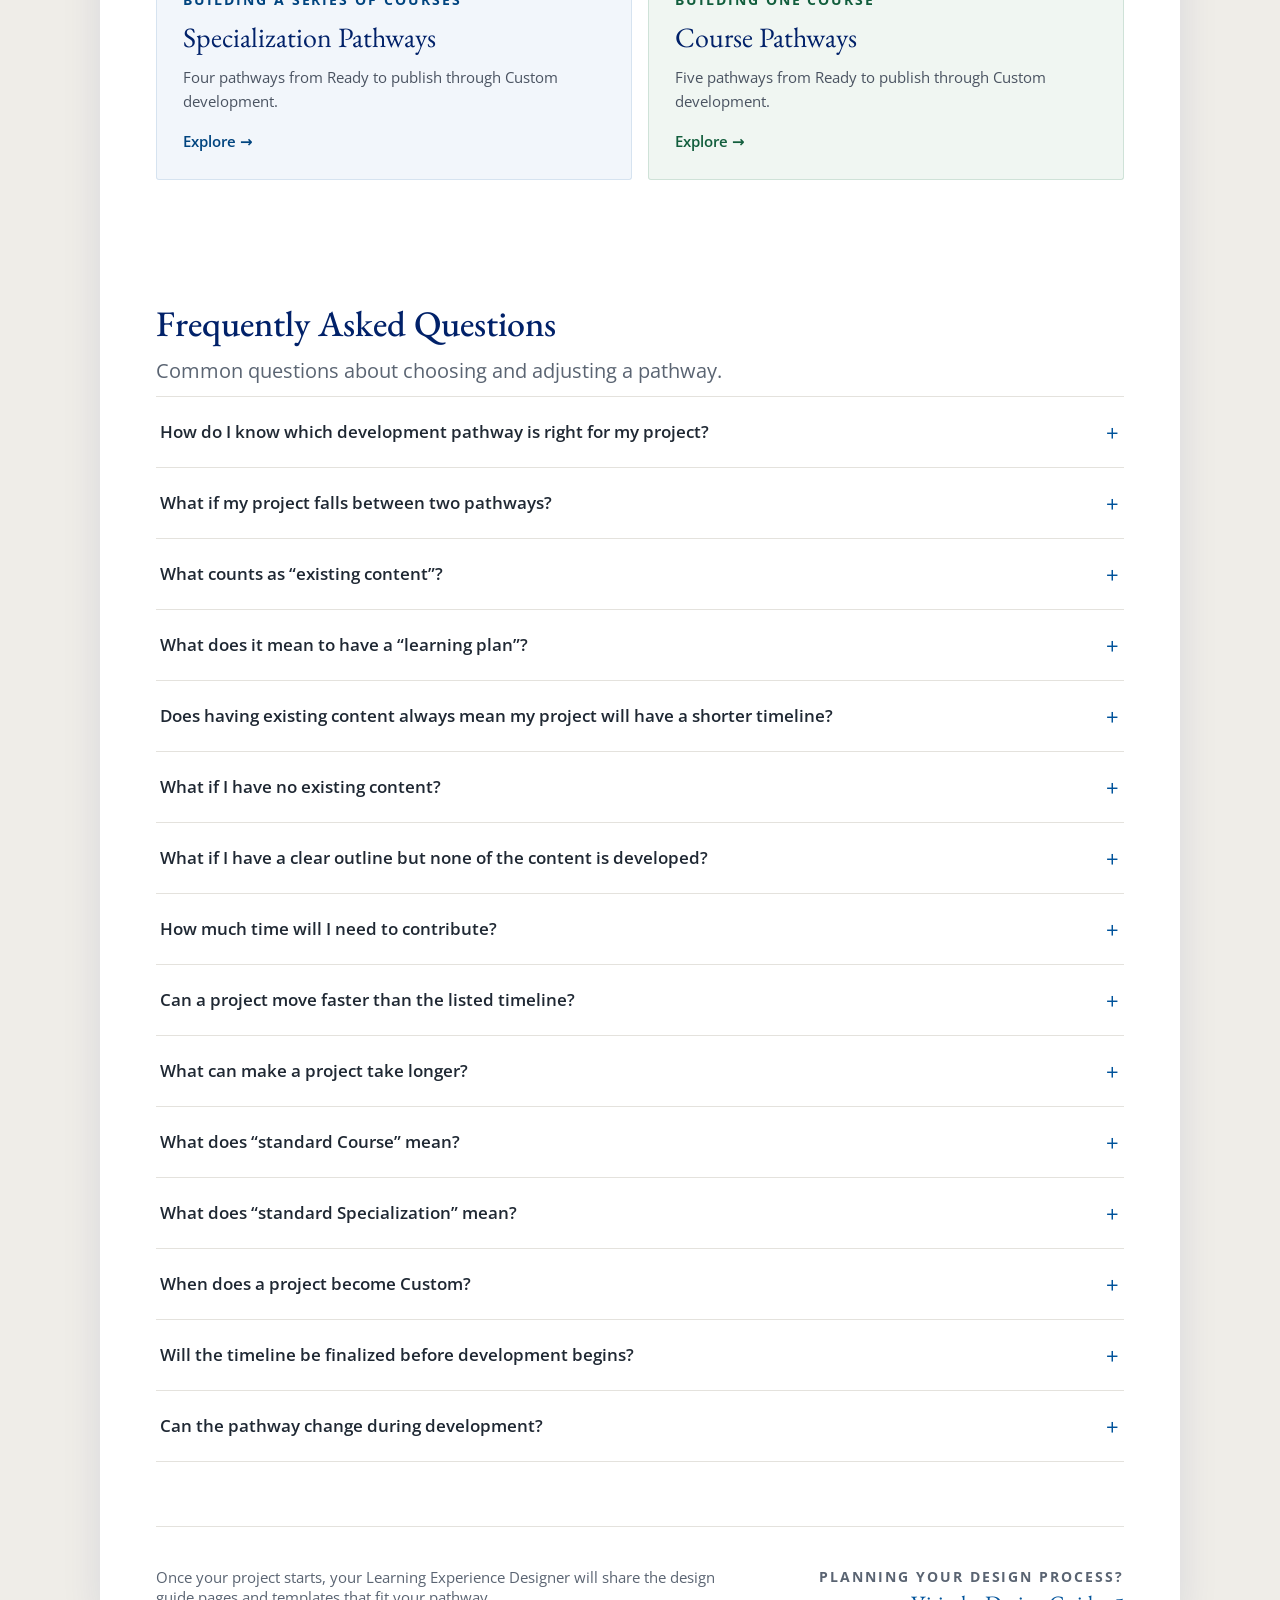
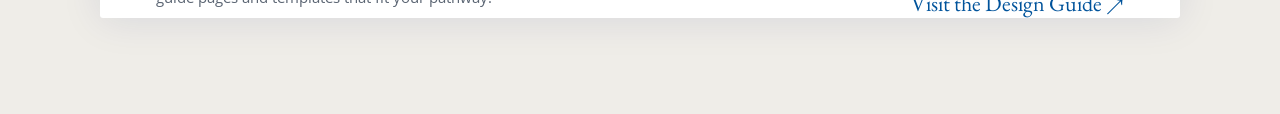
<file: find-your-pathway.html>
<!DOCTYPE html>
<html lang="en">
<head>
<meta charset="utf-8">
<meta name="viewport" content="width=device-width, initial-scale=1">
<title>Find Your Pathway — Coursera Development Pathways | Duke CTL</title>
<meta name="description" content="Duke CTL’s starting point for faculty developing a Coursera Course or Specialization: how development works, how the work is shared, and which development pathway fits your project.">
<link rel="preconnect" href="https://fonts.googleapis.com">
<link rel="preconnect" href="https://fonts.gstatic.com" crossorigin="">
<link href="https://fonts.googleapis.com/css2?family=EB+Garamond:ital,wght@0,400;0,500;0,600;1,400&amp;family=Open+Sans:wght@400;500;600;700&amp;display=swap" rel="stylesheet">
<link rel="stylesheet" href="site.css">
<style>

 body { margin:0; background:#EFEDE8; }
 a { color:#00539B; }
 a:hover { color:#125E3D; }
 @media screen and (max-width: 980px) {
   [data-shell] { padding:24px 16px !important; }
 }
 @media screen and (max-width: 820px) {
   [data-shell] [style*="grid-template-columns"] { grid-template-columns:minmax(0,1fr) !important; }
 }
 @media screen and (max-width: 680px) {
   [data-page] > div { padding-left:24px !important; padding-right:24px !important; }
 }
 :focus-visible{outline:2px solid #012169; outline-offset:2px;}
</style>
</head>
<body>
<div data-page="" style="font-family:'Open Sans',system-ui,sans-serif; padding:40px 24px; background:#EFEDE8;">
<div data-shell="" style="max-width:1080px; width:100%; margin:0 auto; background:#FFFFFF; box-shadow:0 2px 40px rgba(1,33,105,.10); border-radius:3px;">

<div style="display:flex; align-items:center; padding:16px 56px; background:#012169;">
<img src="assets/ctl-logo-white.png" alt="Duke Learning Innovation and Lifetime Education — Center for Teaching and Learning" style="height:30px; width:auto; display:block;">
</div>
<div style="display:flex; align-items:center; justify-content:space-between; gap:32px; padding:22px 56px; border-bottom:1px solid #E4E2DD;">
<a href="index.html" style="text-decoration:none; font-family:'EB Garamond',Garamond,serif; font-size:22px; color:#012169; letter-spacing:.01em; white-space:nowrap;">Coursera Development Pathways</a>
<nav aria-label="Site" style="display:flex; align-items:center; justify-content:flex-end; gap:10px 24px; font-size:14px; letter-spacing:.02em; flex-wrap:wrap;">
<a href="index.html" style="text-decoration:none; color:#5A6472; white-space:nowrap;" data-label="Home">Home</a>
<span aria-current="page" style="color:#012169; font-weight:600; border-bottom:3px solid #339898; padding-bottom:3px; white-space:nowrap;" data-label="Find Your Pathway">Find Your Pathway</span>
<a href="specialization-pathways.html" style="text-decoration:none; color:#5A6472; white-space:nowrap;" data-label="Specialization Pathways">Specialization Pathways</a>
<a href="course-pathways.html" style="text-decoration:none; color:#5A6472; white-space:nowrap;" data-label="Course Pathways">Course Pathways</a>
</nav>
</div>

<main>
<div style="padding:72px 56px 56px; background:#FBFAF7;">
<p style="margin:0 0 14px; font-size:14px; letter-spacing:.14em; text-transform:uppercase; color:#1D6B6B; font-weight:700;">Find Your Pathway</p>
<h1 style="margin:0 0 20px; font-family:'EB Garamond',Garamond,serif; font-weight:500; font-size:50px; line-height:1.08; color:#012169; letter-spacing:-.01em; text-wrap:balance;">Which development pathway fits your project?</h1>
<p style="margin:0 0 12px; font-size:17px; line-height:1.65; color:#3A424E; max-width:700px; text-wrap:pretty;">The right pathway depends on how ready your content is when the project begins. Answer a few questions for a starting recommendation, then compare timelines and read common questions below.</p>
<p style="margin:0; font-size:16px; line-height:1.65; color:#5A6472; max-width:700px; text-wrap:pretty;">Use this site as a planning guide to get a general sense of what the process may involve. Your approved project scope will confirm your project’s timeline and support needs.</p>
</div>

<div style="padding:64px 56px 0;">

<div style="border:1px solid #C9CDD4; border-radius:3px; box-shadow:0 6px 20px rgba(1,33,105,.08); overflow:hidden;">
<div style="display:flex; align-items:center; gap:13px; padding:15px 24px; background:#F6F5F1; border-bottom:1px solid #C9CDD4;">
 <svg aria-hidden="true" viewBox="0 0 24 24" width="19" height="19" style="flex:none;"><circle cx="12" cy="12" r="8.6" fill="none" stroke="#5A6472" stroke-width="1.6"></circle><path d="M9.4 9.3a2.6 2.6 0 115 1c-.4.9-2.4 1.1-2.4 2.7" fill="none" stroke="#5A6472" stroke-width="1.6" stroke-linecap="round"></path><circle cx="12" cy="16.6" r=".2" fill="#5A6472" stroke="#5A6472" stroke-width="1.6"></circle></svg>
 <p style="margin:0; font-size:14px; letter-spacing:.14em; text-transform:uppercase; color:#5A6472; font-weight:700;">Pathway finder</p>
</div>
<div style="padding:32px 34px 36px;">

<div data-step="0">
<p data-step-heading="" tabindex="-1" style="margin:0 0 20px; font-size:19px; font-weight:600; color:#012169;">Are you building a single Course, or a multi-Course Specialization?</p>
<div style="display:flex; gap:14px; flex-wrap:wrap;">
 <button type="button" data-pick="pickSpecialization" style="cursor:pointer; text-align:left; flex:1 1 220px; border:1px solid #D6E3F0; background:#F2F6FB; border-radius:3px; padding:18px 20px; font:inherit;" class="h4">
  <span style="display:block; font-size:18px; font-weight:600; color:#00447F; margin:0 0 4px;">A Specialization</span>
  <span style="display:block; font-size:14px; color:#4A5361;">3–6 Courses, 8–48 hours of total learner time</span>
 </button>
 <button type="button" data-pick="pickCourse" style="cursor:pointer; text-align:left; flex:1 1 220px; border:1px solid #CFE2D8; background:#F0F6F2; border-radius:3px; padding:18px 20px; font:inherit;" class="h5">
  <span style="display:block; font-size:18px; font-weight:600; color:#125E3D; margin:0 0 4px;">A single Course</span>
  <span style="display:block; font-size:14px; color:#4A5361;">3–6 Modules, 2–8 hours of learner time</span>
 </button>
</div>
</div>

<div data-step="1" hidden>
<p data-step-heading="" tabindex="-1" style="margin:0 0 20px; font-size:19px; font-weight:600; color:#012169;" data-text="readinessQuestion"></p>
<div style="display:flex; flex-direction:column; gap:10px;">
 <button type="button" data-pick="pickReadyA" style="cursor:pointer; text-align:left; border:1px solid #C9CDD4; background:#FFFFFF; border-radius:3px; padding:15px 18px; font:inherit; font-size:16px; color:#1F2833;" class="h6" data-text="readinessA"></button>
 <button type="button" data-pick="pickReadyB" style="cursor:pointer; text-align:left; border:1px solid #C9CDD4; background:#FFFFFF; border-radius:3px; padding:15px 18px; font:inherit; font-size:16px; color:#1F2833;" class="h6" data-text="readinessB"></button>
 <button type="button" data-pick="pickReadyC" style="cursor:pointer; text-align:left; border:1px solid #C9CDD4; background:#FFFFFF; border-radius:3px; padding:15px 18px; font:inherit; font-size:16px; color:#1F2833;" class="h6" data-text="readinessC"></button>
 <button type="button" data-pick="pickReadyD" style="cursor:pointer; text-align:left; border:1px solid #C9CDD4; background:#FFFFFF; border-radius:3px; padding:15px 18px; font:inherit; font-size:16px; color:#1F2833;" class="h6" data-text="readinessD"></button>
</div>
</div>

<div data-step="2" hidden>
<p data-step-heading="" tabindex="-1" style="margin:0 0 20px; font-size:19px; font-weight:600; color:#012169;">Does the project involve accreditation or grant requirements, multiple levels of stakeholder review, or complex tools and production needs?</p>
<div style="display:flex; gap:14px;">
 <button type="button" data-pick="pickComplexYes" style="cursor:pointer; border:1px solid #C9CDD4; background:#FFFFFF; border-radius:3px; padding:12px 26px; font:inherit; font-size:16px; color:#1F2833;" class="h6">Yes</button>
 <button type="button" data-pick="pickComplexNo" style="cursor:pointer; border:1px solid #C9CDD4; background:#FFFFFF; border-radius:3px; padding:12px 26px; font:inherit; font-size:16px; color:#1F2833;" class="h6">No</button>
</div>
</div>

<div data-step="3" hidden>
<p data-step-heading="" tabindex="-1" style="margin:0 0 20px; font-size:19px; font-weight:600; color:#012169;">Are you already comfortable with Coursera or online course design?</p>
<div style="display:flex; gap:14px;">
 <button type="button" data-pick="pickFamiliarYes" style="cursor:pointer; border:1px solid #C9CDD4; background:#FFFFFF; border-radius:3px; padding:12px 26px; font:inherit; font-size:16px; color:#1F2833;" class="h6">Yes</button>
 <button type="button" data-pick="pickFamiliarNo" style="cursor:pointer; border:1px solid #C9CDD4; background:#FFFFFF; border-radius:3px; padding:12px 26px; font:inherit; font-size:16px; color:#1F2833;" class="h6">No</button>
</div>
</div>

<div data-step="4" hidden>
<p style="margin:0 0 6px; font-size:14px; letter-spacing:.1em; text-transform:uppercase; color:#5A6472; font-weight:700;">Your starting recommendation</p>
<h3 data-step-heading="" tabindex="-1" style="margin:0 0 10px; font-family:'EB Garamond',serif; font-size:30px; color:#012169;" data-text="resultTitle"></h3>
<p style="margin:0 0 14px; font-size:16px; font-weight:600; color:#5A6472;" data-text="resultDuration"></p>
<p style="margin:0 0 22px; font-size:17px; line-height:1.7; color:#3A424E; max-width:640px;" data-text="resultBlurb"></p>
<div style="display:flex; gap:14px; flex-wrap:wrap; align-items:center;">
 <a href="#" data-result-url="" style="text-decoration:none; display:inline-block; background:#012169; color:#FFFFFF; font-size:15px; font-weight:600; padding:11px 22px; border-radius:3px;" class="h7">Explore this pathway <span aria-hidden="true">↓</span></a>
 <button type="button" data-pick="restart" style="cursor:pointer; border:1px solid #5A6472; color:#3A424E; background:#FFFFFF; font-size:15px; font-weight:600; padding:10px 20px; border-radius:3px; font-family:inherit;" class="h8">Start over</button>
</div>
</div>

</div>
</div>
</div>

<div style="padding:64px 56px 0;">
<h2 style="margin:0 0 10px; font-family:'EB Garamond',serif; font-weight:500; font-size:36px; color:#012169;">Compare pathway timelines</h2>
<p style="margin:0 0 32px; font-size:20px; color:#5A6472; max-width:660px;">Each pathway is a planning range rather than a fixed commitment. Longer timelines generally involve more design and development support.</p>

<p style="margin:0 0 14px; font-size:15px; font-weight:700; letter-spacing:.02em; color:#00447F;">Specialization</p>
<div style="display:flex; flex-direction:column; gap:10px; margin:0 0 36px;">
 <a href="specialization-pathways.html#ready-to-publish" style="text-decoration:none; display:grid; grid-template-columns:210px 1fr 130px; align-items:center; gap:14px;" class="h9">
  <span style="font-size:15px; color:#1F2833;">Ready to publish</span>
  <span style="position:relative; height:10px; background:#F2F6FB; border-radius:5px;"><span style="position:absolute; left:4%; width:4%; height:100%; background:#00539B; border-radius:5px;"></span></span>
  <span style="font-size:14px; color:#5A6472; text-align:right;">1–2 months</span>
 </a>
 <a href="specialization-pathways.html#ready-to-adapt" style="text-decoration:none; display:grid; grid-template-columns:210px 1fr 130px; align-items:center; gap:14px;" class="h9">
  <span style="font-size:15px; color:#1F2833;">Ready to adapt</span>
  <span style="position:relative; height:10px; background:#F2F6FB; border-radius:5px;"><span style="position:absolute; left:16.7%; width:8.3%; height:100%; background:#00539B; border-radius:5px;"></span></span>
  <span style="font-size:14px; color:#5A6472; text-align:right;">4–6 months</span>
 </a>
 <a href="specialization-pathways.html#ready-to-develop" style="text-decoration:none; display:grid; grid-template-columns:210px 1fr 130px; align-items:center; gap:14px;" class="h9">
  <span style="font-size:15px; color:#1F2833;">Ready to develop</span>
  <span style="position:relative; height:10px; background:#F2F6FB; border-radius:5px;"><span style="position:absolute; left:25%; width:16.7%; height:100%; background:#00539B; border-radius:5px;"></span></span>
  <span style="font-size:14px; color:#5A6472; text-align:right;">6–10 months</span>
 </a>
 <a href="specialization-pathways.html#custom" style="text-decoration:none; display:grid; grid-template-columns:210px 1fr 130px; align-items:center; gap:14px;" class="h9">
  <span style="font-size:15px; color:#1F2833;">Custom development</span>
  <span style="position:relative; height:10px; background:#FCF5F0; border-radius:5px;"><span style="position:absolute; left:50%; width:50%; height:100%; background:#C84E00; border-radius:5px;"></span></span>
  <span style="font-size:14px; color:#5A6472; text-align:right;">12–24 months</span>
 </a>
</div>
<p style="margin:0 0 14px; font-size:15px; font-weight:700; letter-spacing:.02em; color:#125E3D;">Course</p>
<div style="display:flex; flex-direction:column; gap:10px; margin:0 0 12px;">
 <a href="course-pathways.html#ready-to-publish" style="text-decoration:none; display:grid; grid-template-columns:210px 1fr 130px; align-items:center; gap:14px;" class="h9">
  <span style="font-size:15px; color:#1F2833;">Ready to publish</span>
  <span style="position:relative; height:10px; background:#F0F6F2; border-radius:5px;"><span style="position:absolute; left:0; width:6%; height:100%; background:#17724A; border-radius:5px;"></span></span>
  <span style="font-size:14px; color:#5A6472; text-align:right;">4–6 weeks</span>
 </a>
 <a href="course-pathways.html#accelerated-existing" style="text-decoration:none; display:grid; grid-template-columns:210px 1fr 130px; align-items:center; gap:14px;" class="h9">
  <span style="font-size:15px; color:#1F2833;">Accelerated: existing content</span>
  <span style="position:relative; height:10px; background:#F0F6F2; border-radius:5px;"><span style="position:absolute; left:0; width:12.5%; height:100%; background:#17724A; border-radius:5px;"></span></span>
  <span style="font-size:14px; color:#5A6472; text-align:right;">3 months</span>
 </a>
 <a href="course-pathways.html#accelerated-plan" style="text-decoration:none; display:grid; grid-template-columns:210px 1fr 130px; align-items:center; gap:14px;" class="h9">
  <span style="font-size:15px; color:#1F2833;">Accelerated: learning plan</span>
  <span style="position:relative; height:10px; background:#F0F6F2; border-radius:5px;"><span style="position:absolute; left:0; width:16.7%; height:100%; background:#17724A; border-radius:5px;"></span></span>
  <span style="font-size:14px; color:#5A6472; text-align:right;">4 months</span>
 </a>
 <a href="course-pathways.html#standard" style="text-decoration:none; display:grid; grid-template-columns:210px 1fr 130px; align-items:center; gap:14px;" class="h9">
  <span style="font-size:15px; color:#1F2833;">Standard development</span>
  <span style="position:relative; height:10px; background:#F0F6F2; border-radius:5px;"><span style="position:absolute; left:0; width:25%; height:100%; background:#17724A; border-radius:5px;"></span></span>
  <span style="font-size:14px; color:#5A6472; text-align:right;">6 months</span>
 </a>
 <a href="course-pathways.html#custom" style="text-decoration:none; display:grid; grid-template-columns:210px 1fr 130px; align-items:center; gap:14px;" class="h9">
  <span style="font-size:15px; color:#1F2833;">Custom development</span>
  <span style="position:relative; height:10px; background:#FCF5F0; border-radius:5px;"><span style="position:absolute; left:25%; width:75%; height:100%; background:#C84E00; border-radius:5px;"></span></span>
  <span style="font-size:14px; color:#5A6472; text-align:right;">6+ months</span>
 </a>
</div>

<p style="margin:0; font-size:14px; color:#6B737F;">Bars are shown on a shared 0–24 month scale for comparison.</p>
</div>

<div style="padding:64px 56px 56px;">
<div style="display:grid; grid-template-columns:repeat(2,minmax(0,1fr)); gap:16px;">
 <a href="specialization-pathways.html" style="text-decoration:none; border:1px solid #D6E3F0; border-top:4px solid #00539B; border-radius:3px; background:#F2F6FB; padding:28px 26px; display:flex; flex-direction:column; gap:10px;" class="h10">
  <p style="margin:0; font-size:14px; letter-spacing:.14em; text-transform:uppercase; color:#00447F; font-weight:700;">Building a series of Courses</p>
  <p style="margin:0; font-family:'EB Garamond',serif; font-size:28px; color:#012169;">Specialization Pathways</p>
  <p style="margin:0; font-size:15px; line-height:1.6; color:#4A5361;">Four pathways from Ready to publish through Custom development.</p>
  <p style="margin:8px 0 0; font-size:15px; color:#00447F; font-weight:600;">Explore <span aria-hidden="true">→</span></p>
 </a>
 <a href="course-pathways.html" style="text-decoration:none; border:1px solid #CFE2D8; border-top:4px solid #17724A; border-radius:3px; background:#F0F6F2; padding:28px 26px; display:flex; flex-direction:column; gap:10px;" class="h10">
  <p style="margin:0; font-size:14px; letter-spacing:.14em; text-transform:uppercase; color:#125E3D; font-weight:700;">Building one Course</p>
  <p style="margin:0; font-family:'EB Garamond',serif; font-size:28px; color:#012169;">Course Pathways</p>
  <p style="margin:0; font-size:15px; line-height:1.6; color:#4A5361;">Five pathways from Ready to publish through Custom development.</p>
  <p style="margin:8px 0 0; font-size:15px; color:#125E3D; font-weight:600;">Explore <span aria-hidden="true">→</span></p>
 </a>
</div>
</div>

<div style="padding:64px 56px 0;">
<h2 style="margin:0 0 10px; font-family:'EB Garamond',serif; font-weight:500; font-size:36px; color:#012169;">Frequently Asked Questions</h2>
<p style="margin:0 0 12px; font-size:20px; color:#5A6472; max-width:660px;">Common questions about choosing and adjusting a pathway.</p>
<div style="display:flex; flex-direction:column; border-top:1px solid #E4E2DD;">

<div style="border-bottom:1px solid #E4E2DD;">
<h3 style="margin:0; font-size:inherit; font-weight:inherit;"><button type="button" data-faq="0" aria-expanded="false" aria-controls="faq-0" id="faq-q-0" class="h6" style="display:flex; align-items:center; justify-content:space-between; gap:20px; padding:20px 4px; cursor:pointer; width:100%; border:0; background:none; font:inherit; text-align:left; color:inherit;">
 <span style="display:block; margin:0; font-size:17px; font-weight:600; color:#1F2833;">How do I know which development pathway is right for my project?</span>
 <span aria-hidden="true" data-faq-sign="" style="color:#00539B; font-size:22px; flex:none; width:16px; text-align:center;">+</span>
</button></h3>
<div id="faq-0" role="region" aria-labelledby="faq-q-0" data-faq-panel="" hidden>
<div style="padding:0 32px 22px 4px; max-width:730px;">
<p style="margin:0 0 12px; font-size:16px; line-height:1.7; color:#3A424E;">The best fit depends on what you already have, how clearly the learning experience is defined, and how much development support the project will need.</p>
<p style="margin:0 0 8px; font-size:16px; line-height:1.7; color:#3A424E;">Consider:</p>
<ul style="margin:0 0 12px; padding:0 0 0 20px; font-size:16px; line-height:1.7; color:#3A424E;">
 <li>Is the content complete, mostly complete, or still being developed?</li>
 <li>Are the learning objectives and Course or Specialization structure clear?</li>
 <li>Are you comfortable preparing scripts, slides, activities, and other materials?</li>
 <li>Will the project require substantial design, production, review, or approval?</li>
 <li>Are there external requirements that may affect the timeline?</li>
</ul>
<p style="margin:0; font-size:16px; line-height:1.7; color:#3A424E;">The CTL Digital Program Development Team can help you identify the most appropriate pathway.</p>
</div>
</div>
</div>

<div style="border-bottom:1px solid #E4E2DD;">
<h3 style="margin:0; font-size:inherit; font-weight:inherit;"><button type="button" data-faq="1" aria-expanded="false" aria-controls="faq-1" id="faq-q-1" class="h6" style="display:flex; align-items:center; justify-content:space-between; gap:20px; padding:20px 4px; cursor:pointer; width:100%; border:0; background:none; font:inherit; text-align:left; color:inherit;">
 <span style="display:block; margin:0; font-size:17px; font-weight:600; color:#1F2833;">What if my project falls between two pathways?</span>
 <span aria-hidden="true" data-faq-sign="" style="color:#00539B; font-size:22px; flex:none; width:16px; text-align:center;">+</span>
</button></h3>
<div id="faq-1" role="region" aria-labelledby="faq-q-1" data-faq-panel="" hidden>
<div style="padding:0 32px 22px 4px; max-width:730px;">
<p style="margin:0 0 12px; font-size:16px; line-height:1.7; color:#3A424E;">That is common. The pathways are planning guides, not rigid categories.</p>
<p style="margin:0 0 12px; font-size:16px; line-height:1.7; color:#3A424E;">For example, you may have existing content but still need substantial work to reorganize it into a coherent learning experience. Or you may have a strong learning plan but need more support developing the content than an accelerated timeline allows.</p>
<p style="margin:0; font-size:16px; line-height:1.7; color:#3A424E;">The CTL Digital Program Development Team can help you identify the closest fit and adjust the timeline based on the actual scope of work.</p>
</div>
</div>
</div>

<div style="border-bottom:1px solid #E4E2DD;">
<h3 style="margin:0; font-size:inherit; font-weight:inherit;"><button type="button" data-faq="2" aria-expanded="false" aria-controls="faq-2" id="faq-q-2" class="h6" style="display:flex; align-items:center; justify-content:space-between; gap:20px; padding:20px 4px; cursor:pointer; width:100%; border:0; background:none; font:inherit; text-align:left; color:inherit;">
 <span style="display:block; margin:0; font-size:17px; font-weight:600; color:#1F2833;">What counts as “existing content”?</span>
 <span aria-hidden="true" data-faq-sign="" style="color:#00539B; font-size:22px; flex:none; width:16px; text-align:center;">+</span>
</button></h3>
<div id="faq-2" role="region" aria-labelledby="faq-q-2" data-faq-panel="" hidden>
<div style="padding:0 32px 22px 4px; max-width:730px;">
<p style="margin:0 0 8px; font-size:16px; line-height:1.7; color:#3A424E;">Existing content may include:</p>
<ul style="margin:0 0 12px; padding:0 0 0 20px; font-size:16px; line-height:1.7; color:#3A424E;">
 <li>Videos or recorded lectures</li>
 <li>Presentation slides</li>
 <li>Readings or published materials</li>
 <li>Activities or assignments</li>
 <li>Quiz questions or assessments</li>
 <li>Cases, examples, datasets, or other resources</li>
 <li>Materials from an existing course, workshop, program, or project</li>
</ul>
<p style="margin:0; font-size:16px; line-height:1.7; color:#3A424E;">Existing content does not necessarily mean content is ready to use. It may still need to be reorganized, shortened, rewritten, updated, made accessible, or reviewed for copyright and permissions.</p>
</div>
</div>
</div>

<div style="border-bottom:1px solid #E4E2DD;">
<h3 style="margin:0; font-size:inherit; font-weight:inherit;"><button type="button" data-faq="3" aria-expanded="false" aria-controls="faq-3" id="faq-q-3" class="h6" style="display:flex; align-items:center; justify-content:space-between; gap:20px; padding:20px 4px; cursor:pointer; width:100%; border:0; background:none; font:inherit; text-align:left; color:inherit;">
 <span style="display:block; margin:0; font-size:17px; font-weight:600; color:#1F2833;">What does it mean to have a “learning plan”?</span>
 <span aria-hidden="true" data-faq-sign="" style="color:#00539B; font-size:22px; flex:none; width:16px; text-align:center;">+</span>
</button></h3>
<div id="faq-3" role="region" aria-labelledby="faq-q-3" data-faq-panel="" hidden>
<div style="padding:0 32px 22px 4px; max-width:730px;">
<p style="margin:0 0 12px; font-size:16px; line-height:1.7; color:#3A424E;">A learning plan describes how learners will move through the experience, even if the individual materials have not yet been created.</p>
<p style="margin:0 0 8px; font-size:16px; line-height:1.7; color:#3A424E;">A strong learning plan usually includes:</p>
<ul style="margin:0 0 12px; padding:0 0 0 20px; font-size:16px; line-height:1.7; color:#3A424E;">
 <li>A clear audience and purpose</li>
 <li>Defined learning objectives</li>
 <li>A Course or Specialization structure</li>
 <li>A sense of what each Module should help learners do</li>
 <li>An idea of what learners will watch, read, practice, or complete</li>
 <li>A reasonable understanding of what content still needs to be developed</li>
</ul>
<p style="margin:0; font-size:16px; line-height:1.7; color:#3A424E;">You do not need to have every script or slide finished. The more clearly the learning experience is mapped, the more quickly development can begin.</p>
</div>
</div>
</div>

<div style="border-bottom:1px solid #E4E2DD;">
<h3 style="margin:0; font-size:inherit; font-weight:inherit;"><button type="button" data-faq="4" aria-expanded="false" aria-controls="faq-4" id="faq-q-4" class="h6" style="display:flex; align-items:center; justify-content:space-between; gap:20px; padding:20px 4px; cursor:pointer; width:100%; border:0; background:none; font:inherit; text-align:left; color:inherit;">
 <span style="display:block; margin:0; font-size:17px; font-weight:600; color:#1F2833;">Does having existing content always mean my project will have a shorter timeline?</span>
 <span aria-hidden="true" data-faq-sign="" style="color:#00539B; font-size:22px; flex:none; width:16px; text-align:center;">+</span>
</button></h3>
<div id="faq-4" role="region" aria-labelledby="faq-q-4" data-faq-panel="" hidden>
<div style="padding:0 32px 22px 4px; max-width:730px;">
<p style="margin:0 0 12px; font-size:16px; line-height:1.7; color:#3A424E;">Not necessarily. Existing content can shorten development when it is well organized, current, appropriate for the intended audience, and ready to adapt.</p>
<p style="margin:0 0 8px; font-size:16px; line-height:1.7; color:#3A424E;">A large amount of content may still require significant time if it needs to be:</p>
<ul style="margin:0 0 12px; padding:0 0 0 20px; font-size:16px; line-height:1.7; color:#3A424E;">
 <li>Reorganized</li>
 <li>Condensed</li>
 <li>Updated</li>
 <li>Rewritten for an online audience</li>
 <li>Converted into activities or assessments</li>
 <li>Reviewed for accessibility or copyright</li>
 <li>Aligned with new learning objectives</li>
</ul>
<p style="margin:0; font-size:16px; line-height:1.7; color:#3A424E;">The condition and usability of the content matter more than the amount of content available.</p>
</div>
</div>
</div>

<div style="border-bottom:1px solid #E4E2DD;">
<h3 style="margin:0; font-size:inherit; font-weight:inherit;"><button type="button" data-faq="5" aria-expanded="false" aria-controls="faq-5" id="faq-q-5" class="h6" style="display:flex; align-items:center; justify-content:space-between; gap:20px; padding:20px 4px; cursor:pointer; width:100%; border:0; background:none; font:inherit; text-align:left; color:inherit;">
 <span style="display:block; margin:0; font-size:17px; font-weight:600; color:#1F2833;">What if I have no existing content?</span>
 <span aria-hidden="true" data-faq-sign="" style="color:#00539B; font-size:22px; flex:none; width:16px; text-align:center;">+</span>
</button></h3>
<div id="faq-5" role="region" aria-labelledby="faq-q-5" data-faq-panel="" hidden>
<div style="padding:0 32px 22px 4px; max-width:730px;">
<p style="margin:0 0 12px; font-size:16px; line-height:1.7; color:#3A424E;">That does not automatically mean the project needs a Custom timeline. A Course may still fit the Standard development pathway if the scope is manageable and the Course uses standard formats.</p>
<p style="margin:0 0 8px; font-size:16px; line-height:1.7; color:#3A424E;">The main difference is that more time will be needed to:</p>
<ul style="margin:0; padding:0 0 0 20px; font-size:16px; line-height:1.7; color:#3A424E;">
 <li>Clarify the learning objectives</li>
 <li>Plan the Modules</li>
 <li>Identify the Learning Assets</li>
 <li>Develop scripts, slides, activities, readings, and assessments</li>
 <li>Test the development process with a demonstration Module</li>
</ul>
</div>
</div>
</div>

<div style="border-bottom:1px solid #E4E2DD;">
<h3 style="margin:0; font-size:inherit; font-weight:inherit;"><button type="button" data-faq="6" aria-expanded="false" aria-controls="faq-6" id="faq-q-6" class="h6" style="display:flex; align-items:center; justify-content:space-between; gap:20px; padding:20px 4px; cursor:pointer; width:100%; border:0; background:none; font:inherit; text-align:left; color:inherit;">
 <span style="display:block; margin:0; font-size:17px; font-weight:600; color:#1F2833;">What if I have a clear outline but none of the content is developed?</span>
 <span aria-hidden="true" data-faq-sign="" style="color:#00539B; font-size:22px; flex:none; width:16px; text-align:center;">+</span>
</button></h3>
<div id="faq-6" role="region" aria-labelledby="faq-q-6" data-faq-panel="" hidden>
<div style="padding:0 32px 22px 4px; max-width:730px;">
<p style="margin:0 0 8px; font-size:16px; line-height:1.7; color:#3A424E;">A clear outline or learning plan may support an Accelerated pathway if:</p>
<ul style="margin:0 0 12px; padding:0 0 0 20px; font-size:16px; line-height:1.7; color:#3A424E;">
 <li>The learning objectives are well defined.</li>
 <li>The Module structure is clear.</li>
 <li>You are comfortable developing the content.</li>
 <li>The Course uses standard formats.</li>
 <li>You can make decisions and respond to feedback quickly.</li>
</ul>
<p style="margin:0; font-size:16px; line-height:1.7; color:#3A424E;">If the outline is still broad or needs substantial instructional design development, the Standard pathway may be a better fit.</p>
</div>
</div>
</div>

<div style="border-bottom:1px solid #E4E2DD;">
<h3 style="margin:0; font-size:inherit; font-weight:inherit;"><button type="button" data-faq="7" aria-expanded="false" aria-controls="faq-7" id="faq-q-7" class="h6" style="display:flex; align-items:center; justify-content:space-between; gap:20px; padding:20px 4px; cursor:pointer; width:100%; border:0; background:none; font:inherit; text-align:left; color:inherit;">
 <span style="display:block; margin:0; font-size:17px; font-weight:600; color:#1F2833;">How much time will I need to contribute?</span>
 <span aria-hidden="true" data-faq-sign="" style="color:#00539B; font-size:22px; flex:none; width:16px; text-align:center;">+</span>
</button></h3>
<div id="faq-7" role="region" aria-labelledby="faq-q-7" data-faq-panel="" hidden>
<div style="padding:0 32px 22px 4px; max-width:730px;">
<p style="margin:0 0 12px; font-size:16px; line-height:1.7; color:#3A424E;">Faculty involvement varies by pathway, but every project requires active faculty participation.</p>
<p style="margin:0 0 8px; font-size:16px; line-height:1.7; color:#3A424E;">You should expect to contribute time to:</p>
<ul style="margin:0 0 12px; padding:0 0 0 20px; font-size:16px; line-height:1.7; color:#3A424E;">
 <li>Planning and design conversations</li>
 <li>Preparing or reviewing content</li>
 <li>Writing or revising scripts</li>
 <li>Preparing slides and other source materials</li>
 <li>Reviewing feedback</li>
 <li>Making content decisions</li>
 <li>Reviewing and approving the final Course</li>
</ul>
<p style="margin:0; font-size:16px; line-height:1.7; color:#3A424E;">Accelerated timelines require more content to be ready and decisions to be made quickly. A longer timeline does not mean faculty contribute less; it allows more time for planning, development, revision, and review.</p>
</div>
</div>
</div>

<div style="border-bottom:1px solid #E4E2DD;">
<h3 style="margin:0; font-size:inherit; font-weight:inherit;"><button type="button" data-faq="8" aria-expanded="false" aria-controls="faq-8" id="faq-q-8" class="h6" style="display:flex; align-items:center; justify-content:space-between; gap:20px; padding:20px 4px; cursor:pointer; width:100%; border:0; background:none; font:inherit; text-align:left; color:inherit;">
 <span style="display:block; margin:0; font-size:17px; font-weight:600; color:#1F2833;">Can a project move faster than the listed timeline?</span>
 <span aria-hidden="true" data-faq-sign="" style="color:#00539B; font-size:22px; flex:none; width:16px; text-align:center;">+</span>
</button></h3>
<div id="faq-8" role="region" aria-labelledby="faq-q-8" data-faq-panel="" hidden>
<div style="padding:0 32px 22px 4px; max-width:730px;">
<p style="margin:0 0 12px; font-size:16px; line-height:1.7; color:#3A424E;">Possibly, but only when the project is ready and the team has enough capacity to support it.</p>
<p style="margin:0 0 8px; font-size:16px; line-height:1.7; color:#3A424E;">Shorter timelines are more realistic when:</p>
<ul style="margin:0 0 12px; padding:0 0 0 20px; font-size:16px; line-height:1.7; color:#3A424E;">
 <li>Content is complete or nearly complete.</li>
 <li>Learning objectives and structure are clear.</li>
 <li>Faculty can prepare materials quickly.</li>
 <li>The Course uses standard formats.</li>
 <li>Copyright and accessibility questions are limited.</li>
 <li>There are few reviewers and decision-makers.</li>
 <li>Feedback and approvals happen on schedule.</li>
</ul>
<p style="margin:0; font-size:16px; line-height:1.7; color:#3A424E;">Compressing the timeline without reducing the work usually creates bottlenecks later in development.</p>
</div>
</div>
</div>

<div style="border-bottom:1px solid #E4E2DD;">
<h3 style="margin:0; font-size:inherit; font-weight:inherit;"><button type="button" data-faq="9" aria-expanded="false" aria-controls="faq-9" id="faq-q-9" class="h6" style="display:flex; align-items:center; justify-content:space-between; gap:20px; padding:20px 4px; cursor:pointer; width:100%; border:0; background:none; font:inherit; text-align:left; color:inherit;">
 <span style="display:block; margin:0; font-size:17px; font-weight:600; color:#1F2833;">What can make a project take longer?</span>
 <span aria-hidden="true" data-faq-sign="" style="color:#00539B; font-size:22px; flex:none; width:16px; text-align:center;">+</span>
</button></h3>
<div id="faq-9" role="region" aria-labelledby="faq-q-9" data-faq-panel="" hidden>
<div style="padding:0 32px 22px 4px; max-width:730px;">
<p style="margin:0 0 8px; font-size:16px; line-height:1.7; color:#3A424E;">A project may need additional time when it includes:</p>
<ul style="margin:0 0 12px; padding:0 0 0 20px; font-size:16px; line-height:1.7; color:#3A424E;">
 <li>A longer Course or Specialization</li>
 <li>More Modules or Learning Assets</li>
 <li>Substantial new content development</li>
 <li>Complex activities, tools, or integrations</li>
 <li>Specialized media or visual design</li>
 <li>Continuing education or accreditation review</li>
 <li>Grant or stakeholder requirements</li>
 <li>Multiple rounds of review or approval</li>
 <li>Co-design, consultation, or research activities</li>
 <li>Delays in faculty availability, feedback, or decision-making</li>
</ul>
<p style="margin:0; font-size:16px; line-height:1.7; color:#3A424E;">The CTL Digital Program Development Team can help identify these factors early.</p>
</div>
</div>
</div>

<div style="border-bottom:1px solid #E4E2DD;">
<h3 style="margin:0; font-size:inherit; font-weight:inherit;"><button type="button" data-faq="10" aria-expanded="false" aria-controls="faq-10" id="faq-q-10" class="h6" style="display:flex; align-items:center; justify-content:space-between; gap:20px; padding:20px 4px; cursor:pointer; width:100%; border:0; background:none; font:inherit; text-align:left; color:inherit;">
 <span style="display:block; margin:0; font-size:17px; font-weight:600; color:#1F2833;">What does “standard Course” mean?</span>
 <span aria-hidden="true" data-faq-sign="" style="color:#00539B; font-size:22px; flex:none; width:16px; text-align:center;">+</span>
</button></h3>
<div id="faq-10" role="region" aria-labelledby="faq-q-10" data-faq-panel="" hidden>
<div style="padding:0 32px 22px 4px; max-width:730px;">
<p style="margin:0 0 8px; font-size:16px; line-height:1.7; color:#3A424E;">For planning purposes, a standard Course typically includes:</p>
<ul style="margin:0 0 12px; padding:0 0 0 20px; font-size:16px; line-height:1.7; color:#3A424E;">
 <li>2–4 Course learning objectives</li>
 <li>3–6 Modules</li>
 <li>2–8 hours of learner time</li>
 <li>Standard formats such as videos, readings, activities, and auto-graded assessments</li>
</ul>
<p style="margin:0; font-size:16px; line-height:1.7; color:#3A424E;">A Course outside this range may still be appropriate for a standard pathway, but the scope and timeline may need to be adjusted.</p>
</div>
</div>
</div>

<div style="border-bottom:1px solid #E4E2DD;">
<h3 style="margin:0; font-size:inherit; font-weight:inherit;"><button type="button" data-faq="11" aria-expanded="false" aria-controls="faq-11" id="faq-q-11" class="h6" style="display:flex; align-items:center; justify-content:space-between; gap:20px; padding:20px 4px; cursor:pointer; width:100%; border:0; background:none; font:inherit; text-align:left; color:inherit;">
 <span style="display:block; margin:0; font-size:17px; font-weight:600; color:#1F2833;">What does “standard Specialization” mean?</span>
 <span aria-hidden="true" data-faq-sign="" style="color:#00539B; font-size:22px; flex:none; width:16px; text-align:center;">+</span>
</button></h3>
<div id="faq-11" role="region" aria-labelledby="faq-q-11" data-faq-panel="" hidden>
<div style="padding:0 32px 22px 4px; max-width:730px;">
<p style="margin:0 0 8px; font-size:16px; line-height:1.7; color:#3A424E;">For planning purposes, a standard Specialization typically includes:</p>
<ul style="margin:0 0 12px; padding:0 0 0 20px; font-size:16px; line-height:1.7; color:#3A424E;">
 <li>3–6 Courses</li>
 <li>8–48 hours of total learner time</li>
 <li>One or more applied projects per Course</li>
 <li>A clear relationship among the Courses</li>
 <li>Standard Course and assessment formats</li>
</ul>
<p style="margin:0; font-size:16px; line-height:1.7; color:#3A424E;">A larger or more complex Specialization may require additional time or a Custom development process.</p>
</div>
</div>
</div>

<div style="border-bottom:1px solid #E4E2DD;">
<h3 style="margin:0; font-size:inherit; font-weight:inherit;"><button type="button" data-faq="12" aria-expanded="false" aria-controls="faq-12" id="faq-q-12" class="h6" style="display:flex; align-items:center; justify-content:space-between; gap:20px; padding:20px 4px; cursor:pointer; width:100%; border:0; background:none; font:inherit; text-align:left; color:inherit;">
 <span style="display:block; margin:0; font-size:17px; font-weight:600; color:#1F2833;">When does a project become Custom?</span>
 <span aria-hidden="true" data-faq-sign="" style="color:#00539B; font-size:22px; flex:none; width:16px; text-align:center;">+</span>
</button></h3>
<div id="faq-12" role="region" aria-labelledby="faq-q-12" data-faq-panel="" hidden>
<div style="padding:0 32px 22px 4px; max-width:730px;">
<p style="margin:0 0 12px; font-size:16px; line-height:1.7; color:#3A424E;">A project may need a Custom timeline when its needs extend beyond the assumptions of the standard pathways.</p>
<p style="margin:0 0 8px; font-size:16px; line-height:1.7; color:#3A424E;">This may include projects with:</p>
<ul style="margin:0 0 12px; padding:0 0 0 20px; font-size:16px; line-height:1.7; color:#3A424E;">
 <li>Complex learning experiences or production needs</li>
 <li>Substantial pedagogical development</li>
 <li>External review or approval requirements</li>
 <li>Grant, accreditation, or continuing education criteria</li>
 <li>Multiple stakeholder groups</li>
 <li>Significant co-design or consultation</li>
 <li>New tools, integrations, or interactive formats</li>
 <li>A large amount of new content</li>
 <li>A scope that is substantially larger than the typical Course or Specialization</li>
</ul>
<p style="margin:0; font-size:16px; line-height:1.7; color:#3A424E;">Custom does not mean the project is unsuitable. It means the project needs a more tailored process and timeline.</p>
</div>
</div>
</div>

<div style="border-bottom:1px solid #E4E2DD;">
<h3 style="margin:0; font-size:inherit; font-weight:inherit;"><button type="button" data-faq="13" aria-expanded="false" aria-controls="faq-13" id="faq-q-13" class="h6" style="display:flex; align-items:center; justify-content:space-between; gap:20px; padding:20px 4px; cursor:pointer; width:100%; border:0; background:none; font:inherit; text-align:left; color:inherit;">
 <span style="display:block; margin:0; font-size:17px; font-weight:600; color:#1F2833;">Will the timeline be finalized before development begins?</span>
 <span aria-hidden="true" data-faq-sign="" style="color:#00539B; font-size:22px; flex:none; width:16px; text-align:center;">+</span>
</button></h3>
<div id="faq-13" role="region" aria-labelledby="faq-q-13" data-faq-panel="" hidden>
<div style="padding:0 32px 22px 4px; max-width:730px;">
<p style="margin:0 0 8px; font-size:16px; line-height:1.7; color:#3A424E;">The pathway provides a starting estimate. The project team will confirm the timeline after reviewing:</p>
<ul style="margin:0 0 12px; padding:0 0 0 20px; font-size:16px; line-height:1.7; color:#3A424E;">
 <li>The project goals and scope</li>
 <li>Existing content and materials</li>
 <li>Learning objectives and structure</li>
 <li>Faculty availability</li>
 <li>Development and production needs</li>
 <li>Review and approval requirements</li>
</ul>
<p style="margin:0; font-size:16px; line-height:1.7; color:#3A424E;">The final project timeline will reflect the specific Course or Specialization rather than the pathway label alone.</p>
</div>
</div>
</div>

<div style="border-bottom:1px solid #E4E2DD;">
<h3 style="margin:0; font-size:inherit; font-weight:inherit;"><button type="button" data-faq="14" aria-expanded="false" aria-controls="faq-14" id="faq-q-14" class="h6" style="display:flex; align-items:center; justify-content:space-between; gap:20px; padding:20px 4px; cursor:pointer; width:100%; border:0; background:none; font:inherit; text-align:left; color:inherit;">
 <span style="display:block; margin:0; font-size:17px; font-weight:600; color:#1F2833;">Can the pathway change during development?</span>
 <span aria-hidden="true" data-faq-sign="" style="color:#00539B; font-size:22px; flex:none; width:16px; text-align:center;">+</span>
</button></h3>
<div id="faq-14" role="region" aria-labelledby="faq-q-14" data-faq-panel="" hidden>
<div style="padding:0 32px 22px 4px; max-width:730px;">
<p style="margin:0 0 12px; font-size:16px; line-height:1.7; color:#3A424E;">Yes. A project may shift pathways as the team learns more.</p>
<p style="margin:0 0 12px; font-size:16px; line-height:1.7; color:#3A424E;">For example, a project may need additional time if content gaps are larger than expected, or it may move more quickly if faculty materials are more complete than anticipated.</p>
<p style="margin:0; font-size:16px; line-height:1.7; color:#3A424E;">The team will discuss any meaningful changes to scope, timeline, or support needs as development continues.</p>
</div>
</div>
</div>

</div>
</div>

<div style="display:flex; align-items:flex-start; justify-content:space-between; margin:64px 56px 56px; padding-top:40px; border-top:1px solid #E4E2DD; gap:24px; flex-wrap:wrap;">
 <p style="margin:0; font-size:15px; color:#5A6472; max-width:600px;">Once your project starts, your Learning Experience Designer will share the design guide pages and templates that fit your pathway.</p>
 <a href="https://mlankster16.github.io/coursera-design-guide/" target="_blank" rel="noopener" style="text-decoration:none; display:flex; flex-direction:column; gap:3px; text-align:right;"><span style="font-size:14px; letter-spacing:.14em; text-transform:uppercase; color:#5A6472; font-weight:700; white-space:nowrap;">Planning your design process?</span><span style="font-family:'EB Garamond',serif; font-size:22px; color:#00539B; white-space:nowrap;">Visit the Design Guide <span aria-hidden="true">↗</span><span class="sr-only"> (opens in a new tab)</span></span></a>
</div>

</main>

</div>
</div>
<script src="site.js"></script>
</body>
</html>
</file>
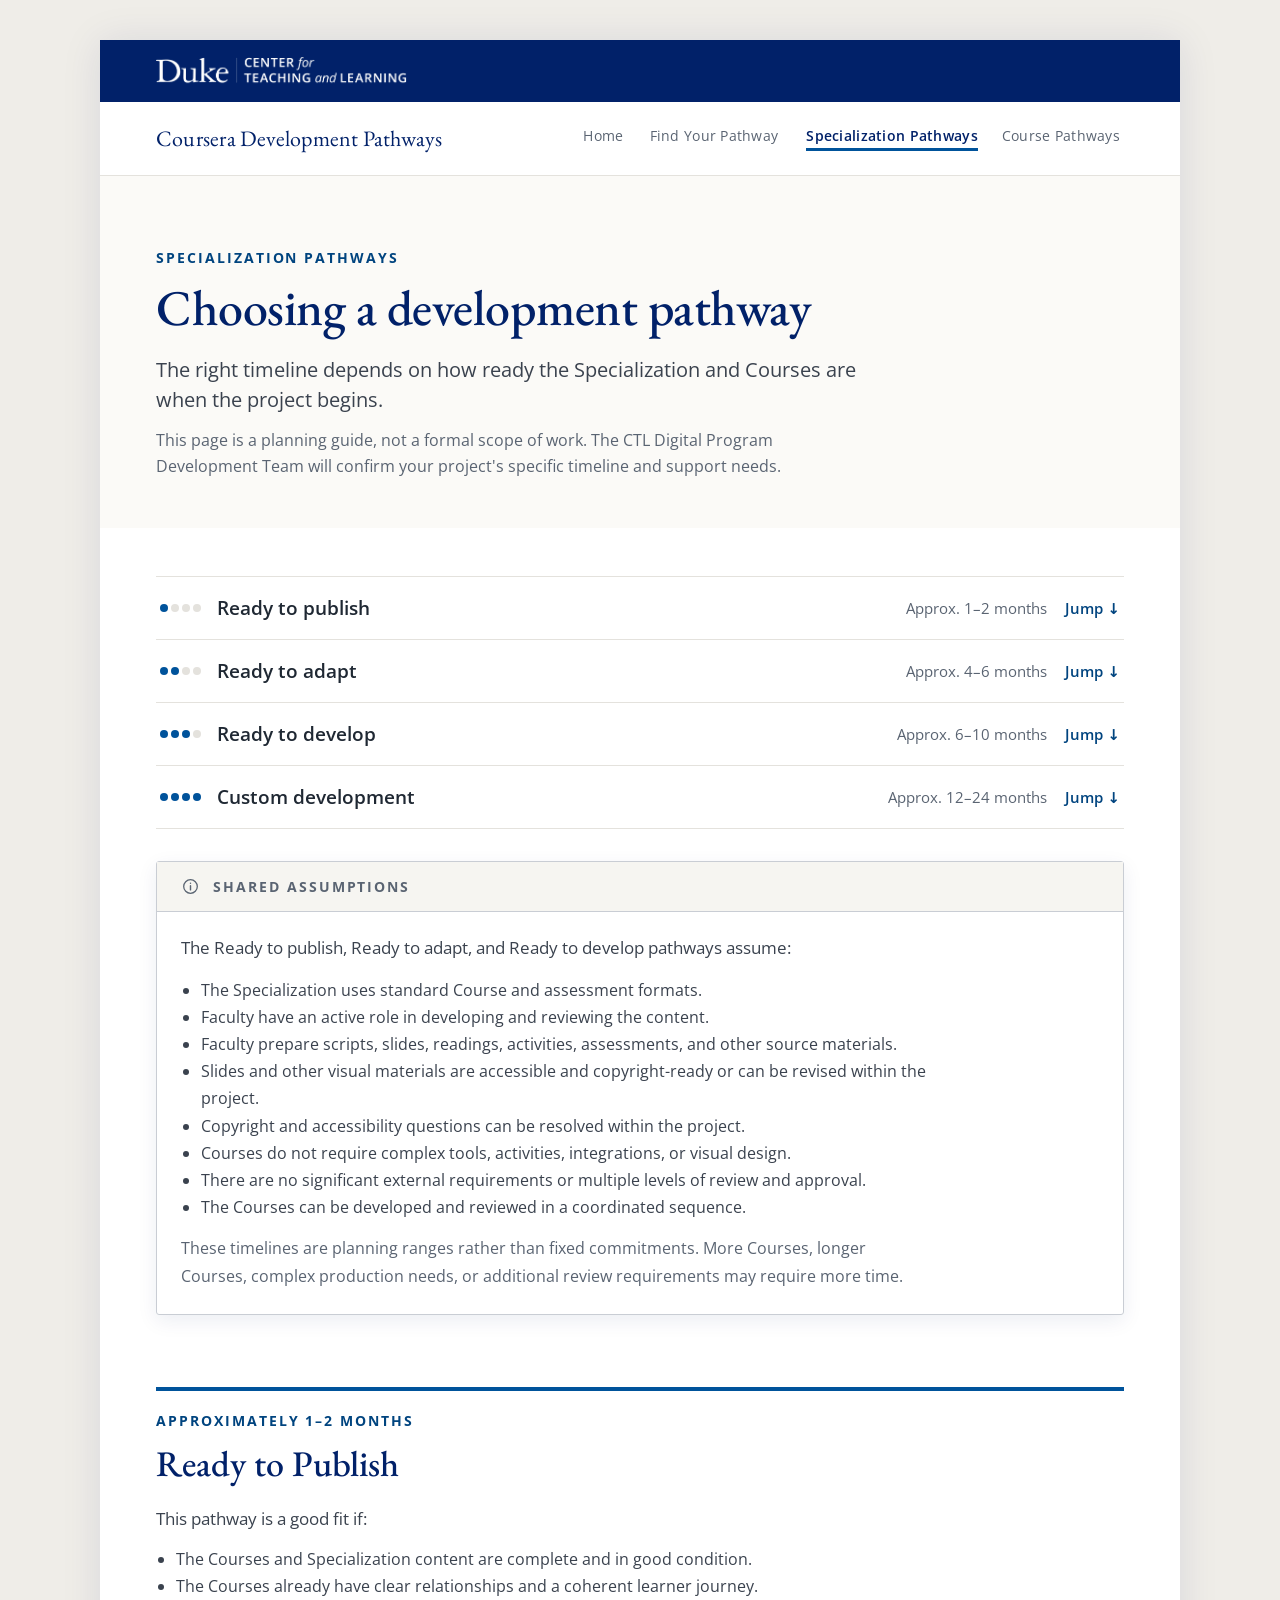
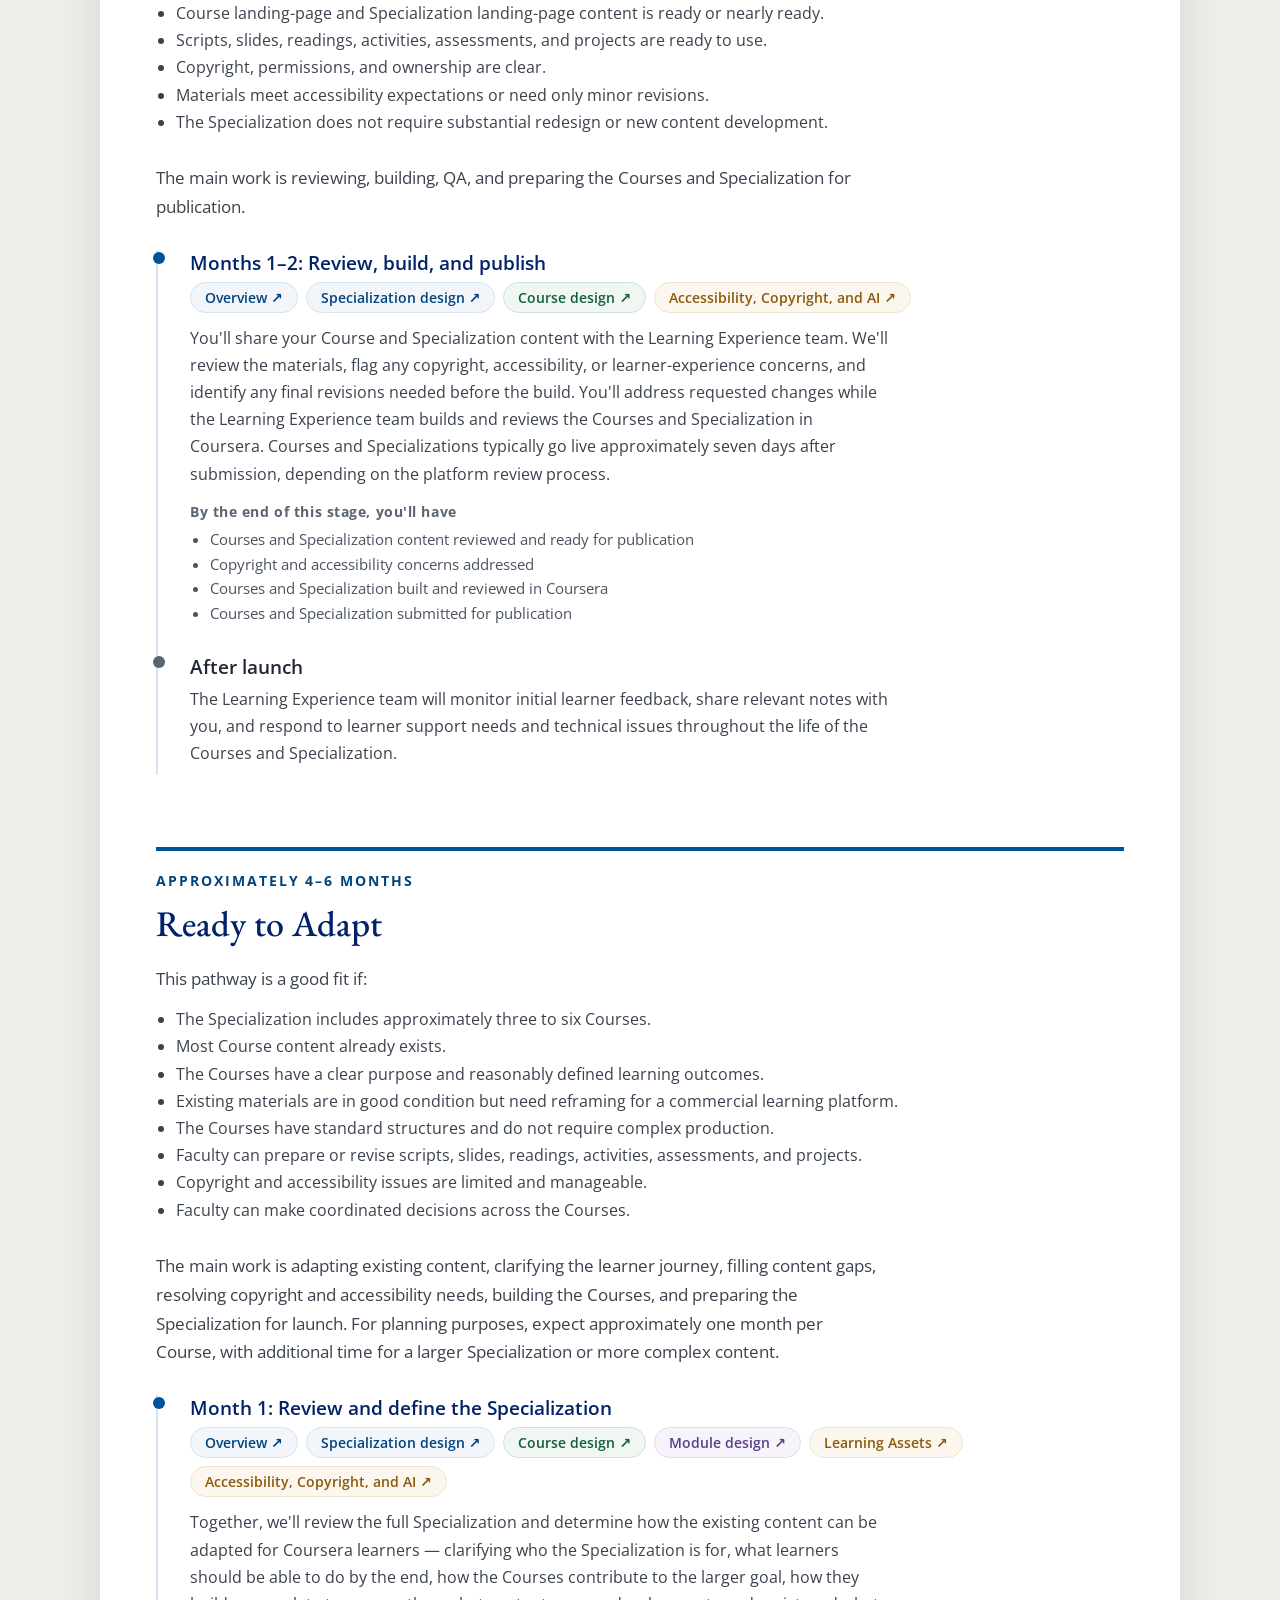
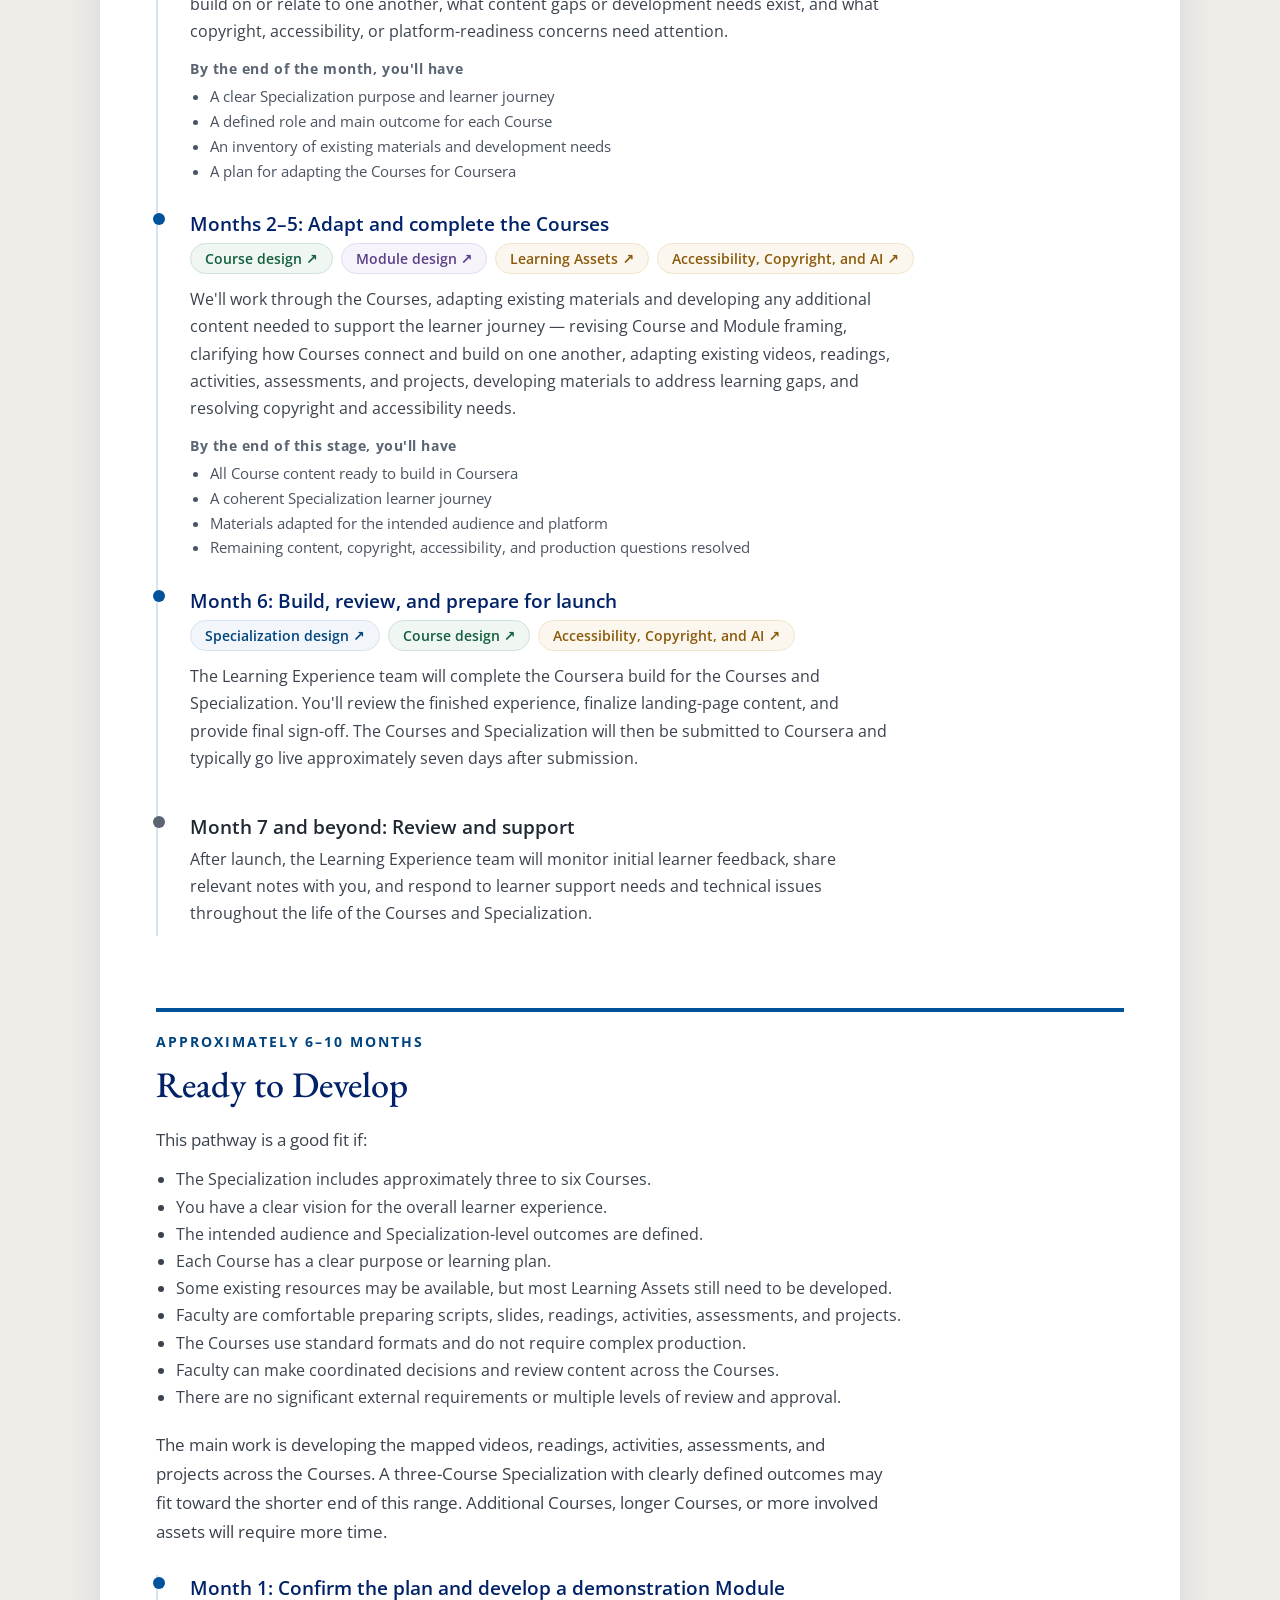
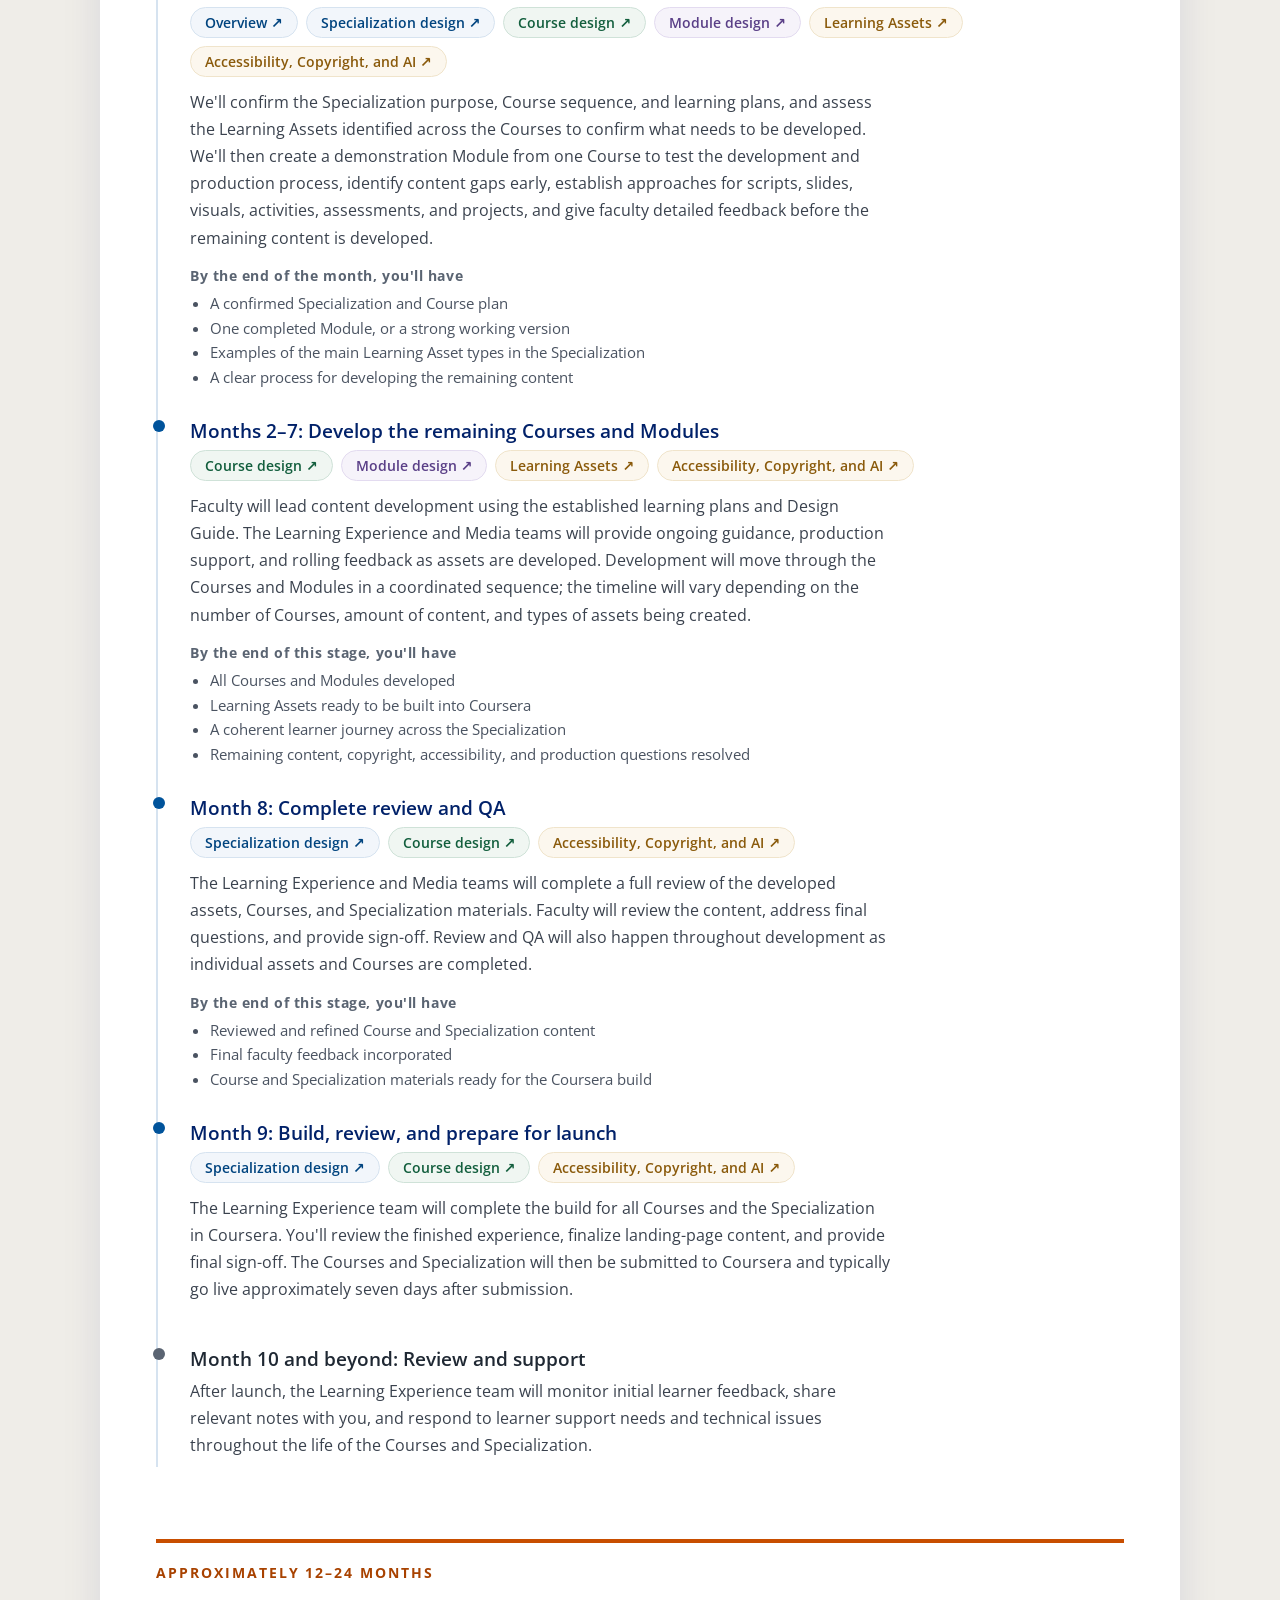
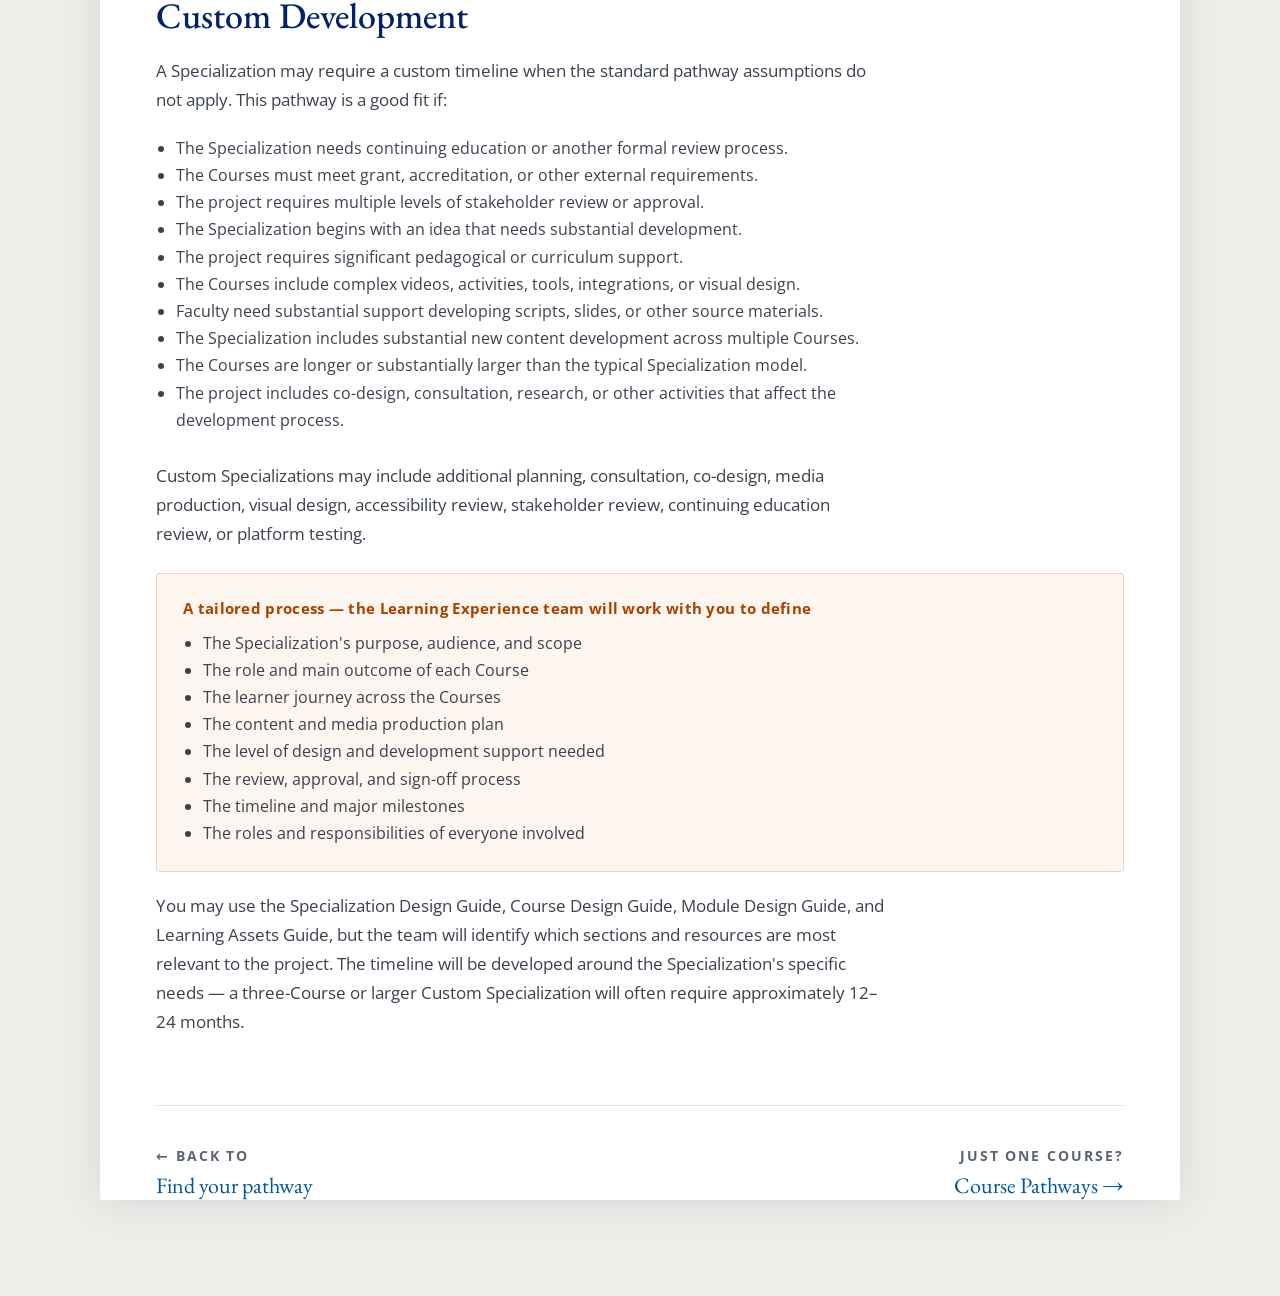
<file: specialization-pathways.html>
<!DOCTYPE html>
<html lang="en">
<head>
<meta charset="utf-8">
<meta name="viewport" content="width=device-width, initial-scale=1">
<title>Specialization Pathways — Coursera Development Pathways | Duke CTL</title>
<meta name="description" content="Duke CTL’s starting point for faculty developing a Coursera Course or Specialization: how development works, how the work is shared, and which development pathway fits your project.">
<link rel="preconnect" href="https://fonts.googleapis.com">
<link rel="preconnect" href="https://fonts.gstatic.com" crossorigin="">
<link href="https://fonts.googleapis.com/css2?family=EB+Garamond:ital,wght@0,400;0,500;0,600;1,400&amp;family=Open+Sans:wght@400;500;600;700&amp;display=swap" rel="stylesheet">
<link rel="stylesheet" href="site.css">
<style>

 body { margin:0; background:#EFEDE8; }
 a { color:#00539B; }
 a:hover { color:#125E3D; }
 @media screen and (max-width: 980px) {
   [data-shell] { padding:24px 16px !important; }
 }
 @media screen and (max-width: 820px) {
   [data-shell] [style*="grid-template-columns"] { grid-template-columns:minmax(0,1fr) !important; }
 }
 @media screen and (max-width: 680px) {
   [data-page] > div { padding-left:24px !important; padding-right:24px !important; }
 }
 :focus-visible{outline:2px solid #012169; outline-offset:2px;}
</style>
</head>
<body>
<div data-page="" style="font-family:'Open Sans',system-ui,sans-serif; padding:40px 24px; background:#EFEDE8;">
<div data-shell="" style="max-width:1080px; width:100%; margin:0 auto; background:#FFFFFF; box-shadow:0 2px 40px rgba(1,33,105,.10); border-radius:3px;">

<div style="display:flex; align-items:center; padding:16px 56px; background:#012169;">
<img src="assets/ctl-logo-white.png" alt="Duke Learning Innovation and Lifetime Education — Center for Teaching and Learning" style="height:30px; width:auto; display:block;">
</div>
<div style="display:flex; align-items:center; justify-content:space-between; gap:32px; padding:22px 56px; border-bottom:1px solid #E4E2DD;">
<a href="index.html" style="text-decoration:none; font-family:'EB Garamond',Garamond,serif; font-size:22px; color:#012169; letter-spacing:.01em; white-space:nowrap;">Coursera Development Pathways</a>
<nav aria-label="Site" style="display:flex; align-items:center; justify-content:flex-end; gap:10px 24px; font-size:14px; letter-spacing:.02em; flex-wrap:wrap;">
<a href="index.html" style="text-decoration:none; color:#5A6472; white-space:nowrap;" data-label="Home">Home</a>
<a href="find-your-pathway.html" style="text-decoration:none; color:#5A6472; white-space:nowrap;" data-label="Find Your Pathway">Find Your Pathway</a>
<span aria-current="page" style="color:#012169; font-weight:600; border-bottom:3px solid #00539B; padding-bottom:3px; white-space:nowrap;" data-label="Specialization Pathways">Specialization Pathways</span>
<a href="course-pathways.html" style="text-decoration:none; color:#5A6472; white-space:nowrap;" data-label="Course Pathways">Course Pathways</a>
</nav>
</div>

<main>
<div style="padding:72px 56px 48px; background:#FBFAF7;">
<p style="margin:0 0 14px; font-size:14px; letter-spacing:.14em; text-transform:uppercase; color:#00447F; font-weight:700;">Specialization Pathways</p>
<h1 style="margin:0 0 20px; font-family:'EB Garamond',Garamond,serif; font-weight:500; font-size:50px; line-height:1.08; color:#012169; letter-spacing:-.01em; text-wrap:balance;">Choosing a development pathway</h1>
<p style="margin:0 0 12px; font-size:20px; line-height:1.5; color:#3A424E; max-width:700px; text-wrap:pretty;">The right timeline depends on how ready the Specialization and Courses are when the project begins.</p>
<p style="margin:0; font-size:16px; line-height:1.65; color:#5A6472; max-width:700px; text-wrap:pretty;">This page is a planning guide, not a formal scope of work. The CTL Digital Program Development Team will confirm your project's specific timeline and support needs.</p>
</div>

<div style="padding:48px 56px 0;">
<div style="display:flex; flex-direction:column; gap:0; border-top:1px solid #E4E2DD;">

<a href="#ready-to-publish" style="text-decoration:none; display:flex; align-items:center; justify-content:space-between; gap:20px; padding:18px 4px; border-bottom:1px solid #E4E2DD;" class="h6">
 <span style="display:flex; align-items:center; gap:16px; min-width:0;">
  <span aria-hidden="true" style="flex:none; display:flex; gap:3px;"><span style="width:8px; height:8px; border-radius:50%; background:#00539B;"></span><span style="width:8px; height:8px; border-radius:50%; background:#E4E2DD;"></span><span style="width:8px; height:8px; border-radius:50%; background:#E4E2DD;"></span><span style="width:8px; height:8px; border-radius:50%; background:#E4E2DD;"></span></span>
  <span style="font-size:19px; font-weight:600; color:#1F2833;">Ready to publish</span>
 </span>
 <span style="flex:none; display:flex; align-items:center; gap:18px;"><span style="font-size:15px; color:#5A6472;">Approx. 1–2 months</span><span style="font-size:15px; color:#00447F; font-weight:600;">Jump <span aria-hidden="true">↓</span></span></span>
</a>

<a href="#ready-to-adapt" style="text-decoration:none; display:flex; align-items:center; justify-content:space-between; gap:20px; padding:18px 4px; border-bottom:1px solid #E4E2DD;" class="h6">
 <span style="display:flex; align-items:center; gap:16px; min-width:0;">
  <span aria-hidden="true" style="flex:none; display:flex; gap:3px;"><span style="width:8px; height:8px; border-radius:50%; background:#00539B;"></span><span style="width:8px; height:8px; border-radius:50%; background:#00539B;"></span><span style="width:8px; height:8px; border-radius:50%; background:#E4E2DD;"></span><span style="width:8px; height:8px; border-radius:50%; background:#E4E2DD;"></span></span>
  <span style="font-size:19px; font-weight:600; color:#1F2833;">Ready to adapt</span>
 </span>
 <span style="flex:none; display:flex; align-items:center; gap:18px;"><span style="font-size:15px; color:#5A6472;">Approx. 4–6 months</span><span style="font-size:15px; color:#00447F; font-weight:600;">Jump <span aria-hidden="true">↓</span></span></span>
</a>

<a href="#ready-to-develop" style="text-decoration:none; display:flex; align-items:center; justify-content:space-between; gap:20px; padding:18px 4px; border-bottom:1px solid #E4E2DD;" class="h6">
 <span style="display:flex; align-items:center; gap:16px; min-width:0;">
  <span aria-hidden="true" style="flex:none; display:flex; gap:3px;"><span style="width:8px; height:8px; border-radius:50%; background:#00539B;"></span><span style="width:8px; height:8px; border-radius:50%; background:#00539B;"></span><span style="width:8px; height:8px; border-radius:50%; background:#00539B;"></span><span style="width:8px; height:8px; border-radius:50%; background:#E4E2DD;"></span></span>
  <span style="font-size:19px; font-weight:600; color:#1F2833;">Ready to develop</span>
 </span>
 <span style="flex:none; display:flex; align-items:center; gap:18px;"><span style="font-size:15px; color:#5A6472;">Approx. 6–10 months</span><span style="font-size:15px; color:#00447F; font-weight:600;">Jump <span aria-hidden="true">↓</span></span></span>
</a>

<a href="#custom" style="text-decoration:none; display:flex; align-items:center; justify-content:space-between; gap:20px; padding:18px 4px; border-bottom:1px solid #E4E2DD;" class="h6">
 <span style="display:flex; align-items:center; gap:16px; min-width:0;">
  <span aria-hidden="true" style="flex:none; display:flex; gap:3px;"><span style="width:8px; height:8px; border-radius:50%; background:#00539B;"></span><span style="width:8px; height:8px; border-radius:50%; background:#00539B;"></span><span style="width:8px; height:8px; border-radius:50%; background:#00539B;"></span><span style="width:8px; height:8px; border-radius:50%; background:#00539B;"></span></span>
  <span style="font-size:19px; font-weight:600; color:#1F2833;">Custom development</span>
 </span>
 <span style="flex:none; display:flex; align-items:center; gap:18px;"><span style="font-size:15px; color:#5A6472;">Approx. 12–24 months</span><span style="font-size:15px; color:#00447F; font-weight:600;">Jump <span aria-hidden="true">↓</span></span></span>
</a>
</div>
</div>

<div style="margin:32px 56px 0; border:1px solid #C9CDD4; border-radius:3px; box-shadow:0 6px 20px rgba(1,33,105,.08);">
 <div style="display:flex; align-items:center; gap:13px; padding:15px 24px; background:#F6F5F1; border-bottom:1px solid #C9CDD4;">
  <svg aria-hidden="true" viewBox="0 0 24 24" width="19" height="19" style="flex:none;"><circle cx="12" cy="12" r="8.6" fill="none" stroke="#5A6472" stroke-width="1.6"></circle><path d="M12 10.9v5.4M12 7.7v.1" fill="none" stroke="#5A6472" stroke-width="1.8" stroke-linecap="round"></path></svg>
  <p style="margin:0; font-size:14px; letter-spacing:.14em; text-transform:uppercase; color:#5A6472; font-weight:700;">Shared assumptions</p>
 </div>
 <div style="padding:22px 24px 24px;">
  <p style="margin:0 0 14px; font-size:17px; line-height:1.7; color:#3A424E; max-width:730px;">The Ready to publish, Ready to adapt, and Ready to develop pathways assume:</p>
  <ul style="margin:0 0 14px; padding:0 0 0 20px; font-size:16px; line-height:1.7; color:#3A424E; max-width:730px;">
   <li>The Specialization uses standard Course and assessment formats.</li>
   <li>Faculty have an active role in developing and reviewing the content.</li>
   <li>Faculty prepare scripts, slides, readings, activities, assessments, and other source materials.</li>
   <li>Slides and other visual materials are accessible and copyright-ready or can be revised within the project.</li>
   <li>Copyright and accessibility questions can be resolved within the project.</li>
   <li>Courses do not require complex tools, activities, integrations, or visual design.</li>
   <li>There are no significant external requirements or multiple levels of review and approval.</li>
   <li>The Courses can be developed and reviewed in a coordinated sequence.</li>
  </ul>
  <p style="margin:0; font-size:16px; line-height:1.7; color:#5A6472; max-width:730px;">These timelines are planning ranges rather than fixed commitments. More Courses, longer Courses, complex production needs, or additional review requirements may require more time.</p>
 </div>
</div>

<div id="ready-to-publish" style="padding:72px 56px 8px;">
 <div style="border-top:4px solid #00539B; padding-top:20px;">
 <p style="margin:0 0 10px; font-size:14px; letter-spacing:.14em; text-transform:uppercase; color:#00447F; font-weight:700;">Approximately 1–2 months</p>
 <h2 style="margin:0 0 18px; font-family:'EB Garamond',serif; font-weight:500; font-size:36px; color:#012169;">Ready to Publish</h2>
 <p style="margin:0 0 12px; font-size:17px; line-height:1.7; color:#3A424E; max-width:730px;">This pathway is a good fit if:</p>
 <ul style="margin:0 0 28px; padding:0 0 0 20px; font-size:16px; line-height:1.7; color:#3A424E; max-width:730px;">
  <li>The Courses and Specialization content are complete and in good condition.</li>
  <li>The Courses already have clear relationships and a coherent learner journey.</li>
  <li>Course landing-page and Specialization landing-page content is ready or nearly ready.</li>
  <li>Scripts, slides, readings, activities, assessments, and projects are ready to use.</li>
  <li>Copyright, permissions, and ownership are clear.</li>
  <li>Materials meet accessibility expectations or need only minor revisions.</li>
  <li>The Specialization does not require substantial redesign or new content development.</li>
 </ul>
 <p style="margin:0 0 28px; font-size:17px; line-height:1.7; color:#3A424E; max-width:730px;">The main work is reviewing, building, QA, and preparing the Courses and Specialization for publication.</p>

 <div style="display:flex; flex-direction:column; padding-left:2px; border-left:2px solid #D6E3F0;">
  <div style="position:relative; padding:0 0 28px 30px;">
   <span style="position:absolute; left:-7px; top:2px; width:12px; height:12px; border-radius:50%; background:#00539B;"></span>
   <p style="margin:0 0 6px; font-size:19px; font-weight:600; color:#012169;">Months 1–2: Review, build, and publish</p>
   <div style="display:flex; flex-wrap:wrap; gap:8px; margin:0 0 12px;">
    <a href="https://mlankster16.github.io/coursera-design-guide/" target="_blank" rel="noopener" style="text-decoration:none; font-size:14px; font-weight:600; color:#00447F; background:#F2F6FB; border:1px solid #D6E3F0; border-radius:20px; padding:5px 14px;">Overview <span aria-hidden="true">↗</span><span class="sr-only"> (opens in a new tab)</span></a>
    <a href="https://mlankster16.github.io/coursera-design-guide/specialization/" target="_blank" rel="noopener" style="text-decoration:none; font-size:14px; font-weight:600; color:#00447F; background:#F2F6FB; border:1px solid #D6E3F0; border-radius:20px; padding:5px 14px;">Specialization design <span aria-hidden="true">↗</span><span class="sr-only"> (opens in a new tab)</span></a>
    <a href="https://mlankster16.github.io/coursera-design-guide/course/" target="_blank" rel="noopener" style="text-decoration:none; font-size:14px; font-weight:600; color:#125E3D; background:#F0F6F2; border:1px solid #CFE2D8; border-radius:20px; padding:5px 14px;">Course design <span aria-hidden="true">↗</span><span class="sr-only"> (opens in a new tab)</span></a>
    <a href="https://mlankster16.github.io/coursera-design-guide/accessibility-copyright-ai/" target="_blank" rel="noopener" style="text-decoration:none; font-size:14px; font-weight:600; color:#8A5A0B; background:#FCF7EE; border:1px solid #F0E4CB; border-radius:20px; padding:5px 14px;">Accessibility, Copyright, and AI <span aria-hidden="true">↗</span><span class="sr-only"> (opens in a new tab)</span></a>
   </div>
   <p style="margin:0 0 14px; font-size:16px; line-height:1.7; color:#3A424E; max-width:700px;">You'll share your Course and Specialization content with the Learning Experience team. We'll review the materials, flag any copyright, accessibility, or learner-experience concerns, and identify any final revisions needed before the build. You'll address requested changes while the Learning Experience team builds and reviews the Courses and Specialization in Coursera. Courses and Specializations typically go live approximately seven days after submission, depending on the platform review process.</p>
   <p style="margin:0 0 6px; font-size:14px; font-weight:700; color:#5A6472; letter-spacing:.04em;">By the end of this stage, you'll have</p>
   <ul style="margin:0; padding:0 0 0 20px; font-size:15px; line-height:1.65; color:#4A5361; max-width:700px;">
    <li>Courses and Specialization content reviewed and ready for publication</li>
    <li>Copyright and accessibility concerns addressed</li>
    <li>Courses and Specialization built and reviewed in Coursera</li>
    <li>Courses and Specialization submitted for publication</li>
   </ul>
  </div>
  <div style="position:relative; padding:0 0 8px 30px;">
   <span style="position:absolute; left:-7px; top:2px; width:12px; height:12px; border-radius:50%; background:#5A6472;"></span>
   <p style="margin:0 0 6px; font-size:19px; font-weight:600; color:#1F2833;">After launch</p>
   <p style="margin:0; font-size:16px; line-height:1.7; color:#3A424E; max-width:700px;">The Learning Experience team will monitor initial learner feedback, share relevant notes with you, and respond to learner support needs and technical issues throughout the life of the Courses and Specialization.</p>
  </div>
 </div>
 </div>
</div>

<div id="ready-to-adapt" style="padding:64px 56px 8px;">
 <div style="border-top:4px solid #00539B; padding-top:20px;">
 <p style="margin:0 0 10px; font-size:14px; letter-spacing:.14em; text-transform:uppercase; color:#00447F; font-weight:700;">Approximately 4–6 months</p>
 <h2 style="margin:0 0 18px; font-family:'EB Garamond',serif; font-weight:500; font-size:36px; color:#012169;">Ready to Adapt</h2>
 <p style="margin:0 0 12px; font-size:17px; line-height:1.7; color:#3A424E; max-width:730px;">This pathway is a good fit if:</p>
 <ul style="margin:0 0 28px; padding:0 0 0 20px; font-size:16px; line-height:1.7; color:#3A424E; max-width:730px;">
  <li>The Specialization includes approximately three to six Courses.</li>
  <li>Most Course content already exists.</li>
  <li>The Courses have a clear purpose and reasonably defined learning outcomes.</li>
  <li>Existing materials are in good condition but need reframing for a commercial learning platform.</li>
  <li>The Courses have standard structures and do not require complex production.</li>
  <li>Faculty can prepare or revise scripts, slides, readings, activities, assessments, and projects.</li>
  <li>Copyright and accessibility issues are limited and manageable.</li>
  <li>Faculty can make coordinated decisions across the Courses.</li>
 </ul>
 <p style="margin:0 0 28px; font-size:17px; line-height:1.7; color:#3A424E; max-width:730px;">The main work is adapting existing content, clarifying the learner journey, filling content gaps, resolving copyright and accessibility needs, building the Courses, and preparing the Specialization for launch. For planning purposes, expect approximately one month per Course, with additional time for a larger Specialization or more complex content.</p>

 <div style="display:flex; flex-direction:column; padding-left:2px; border-left:2px solid #D6E3F0;">
  <div style="position:relative; padding:0 0 28px 30px;">
   <span style="position:absolute; left:-7px; top:2px; width:12px; height:12px; border-radius:50%; background:#00539B;"></span>
   <p style="margin:0 0 6px; font-size:19px; font-weight:600; color:#012169;">Month 1: Review and define the Specialization</p>
   <div style="display:flex; flex-wrap:wrap; gap:8px; margin:0 0 12px;">
    <a href="https://mlankster16.github.io/coursera-design-guide/" target="_blank" rel="noopener" style="text-decoration:none; font-size:14px; font-weight:600; color:#00447F; background:#F2F6FB; border:1px solid #D6E3F0; border-radius:20px; padding:5px 14px;">Overview <span aria-hidden="true">↗</span><span class="sr-only"> (opens in a new tab)</span></a>
    <a href="https://mlankster16.github.io/coursera-design-guide/specialization/" target="_blank" rel="noopener" style="text-decoration:none; font-size:14px; font-weight:600; color:#00447F; background:#F2F6FB; border:1px solid #D6E3F0; border-radius:20px; padding:5px 14px;">Specialization design <span aria-hidden="true">↗</span><span class="sr-only"> (opens in a new tab)</span></a>
    <a href="https://mlankster16.github.io/coursera-design-guide/course/" target="_blank" rel="noopener" style="text-decoration:none; font-size:14px; font-weight:600; color:#125E3D; background:#F0F6F2; border:1px solid #CFE2D8; border-radius:20px; padding:5px 14px;">Course design <span aria-hidden="true">↗</span><span class="sr-only"> (opens in a new tab)</span></a>
    <a href="https://mlankster16.github.io/coursera-design-guide/module/" target="_blank" rel="noopener" style="text-decoration:none; font-size:14px; font-weight:600; color:#5A3F87; background:#F6F3FA; border:1px solid #E3DBF0; border-radius:20px; padding:5px 14px;">Module design <span aria-hidden="true">↗</span><span class="sr-only"> (opens in a new tab)</span></a>
    <a href="https://mlankster16.github.io/coursera-design-guide/learning-assets/" target="_blank" rel="noopener" style="text-decoration:none; font-size:14px; font-weight:600; color:#8A5A0B; background:#FCF7EE; border:1px solid #F0E4CB; border-radius:20px; padding:5px 14px;">Learning Assets <span aria-hidden="true">↗</span><span class="sr-only"> (opens in a new tab)</span></a>
    <a href="https://mlankster16.github.io/coursera-design-guide/accessibility-copyright-ai/" target="_blank" rel="noopener" style="text-decoration:none; font-size:14px; font-weight:600; color:#8A5A0B; background:#FCF7EE; border:1px solid #F0E4CB; border-radius:20px; padding:5px 14px;">Accessibility, Copyright, and AI <span aria-hidden="true">↗</span><span class="sr-only"> (opens in a new tab)</span></a>
   </div>
   <p style="margin:0 0 14px; font-size:16px; line-height:1.7; color:#3A424E; max-width:700px;">Together, we'll review the full Specialization and determine how the existing content can be adapted for Coursera learners — clarifying who the Specialization is for, what learners should be able to do by the end, how the Courses contribute to the larger goal, how they build on or relate to one another, what content gaps or development needs exist, and what copyright, accessibility, or platform-readiness concerns need attention.</p>
   <p style="margin:0 0 6px; font-size:14px; font-weight:700; color:#5A6472; letter-spacing:.04em;">By the end of the month, you'll have</p>
   <ul style="margin:0; padding:0 0 0 20px; font-size:15px; line-height:1.65; color:#4A5361; max-width:700px;">
    <li>A clear Specialization purpose and learner journey</li>
    <li>A defined role and main outcome for each Course</li>
    <li>An inventory of existing materials and development needs</li>
    <li>A plan for adapting the Courses for Coursera</li>
   </ul>
  </div>
  <div style="position:relative; padding:0 0 28px 30px;">
   <span style="position:absolute; left:-7px; top:2px; width:12px; height:12px; border-radius:50%; background:#00539B;"></span>
   <p style="margin:0 0 6px; font-size:19px; font-weight:600; color:#012169;">Months 2–5: Adapt and complete the Courses</p>
   <div style="display:flex; flex-wrap:wrap; gap:8px; margin:0 0 12px;">
    <a href="https://mlankster16.github.io/coursera-design-guide/course/" target="_blank" rel="noopener" style="text-decoration:none; font-size:14px; font-weight:600; color:#125E3D; background:#F0F6F2; border:1px solid #CFE2D8; border-radius:20px; padding:5px 14px;">Course design <span aria-hidden="true">↗</span><span class="sr-only"> (opens in a new tab)</span></a>
    <a href="https://mlankster16.github.io/coursera-design-guide/module/" target="_blank" rel="noopener" style="text-decoration:none; font-size:14px; font-weight:600; color:#5A3F87; background:#F6F3FA; border:1px solid #E3DBF0; border-radius:20px; padding:5px 14px;">Module design <span aria-hidden="true">↗</span><span class="sr-only"> (opens in a new tab)</span></a>
    <a href="https://mlankster16.github.io/coursera-design-guide/learning-assets/" target="_blank" rel="noopener" style="text-decoration:none; font-size:14px; font-weight:600; color:#8A5A0B; background:#FCF7EE; border:1px solid #F0E4CB; border-radius:20px; padding:5px 14px;">Learning Assets <span aria-hidden="true">↗</span><span class="sr-only"> (opens in a new tab)</span></a>
    <a href="https://mlankster16.github.io/coursera-design-guide/accessibility-copyright-ai/" target="_blank" rel="noopener" style="text-decoration:none; font-size:14px; font-weight:600; color:#8A5A0B; background:#FCF7EE; border:1px solid #F0E4CB; border-radius:20px; padding:5px 14px;">Accessibility, Copyright, and AI <span aria-hidden="true">↗</span><span class="sr-only"> (opens in a new tab)</span></a>
   </div>
   <p style="margin:0 0 14px; font-size:16px; line-height:1.7; color:#3A424E; max-width:700px;">We'll work through the Courses, adapting existing materials and developing any additional content needed to support the learner journey — revising Course and Module framing, clarifying how Courses connect and build on one another, adapting existing videos, readings, activities, assessments, and projects, developing materials to address learning gaps, and resolving copyright and accessibility needs.</p>
   <p style="margin:0 0 6px; font-size:14px; font-weight:700; color:#5A6472; letter-spacing:.04em;">By the end of this stage, you'll have</p>
   <ul style="margin:0; padding:0 0 0 20px; font-size:15px; line-height:1.65; color:#4A5361; max-width:700px;">
    <li>All Course content ready to build in Coursera</li>
    <li>A coherent Specialization learner journey</li>
    <li>Materials adapted for the intended audience and platform</li>
    <li>Remaining content, copyright, accessibility, and production questions resolved</li>
   </ul>
  </div>
  <div style="position:relative; padding:0 0 28px 30px;">
   <span style="position:absolute; left:-7px; top:2px; width:12px; height:12px; border-radius:50%; background:#00539B;"></span>
   <p style="margin:0 0 6px; font-size:19px; font-weight:600; color:#012169;">Month 6: Build, review, and prepare for launch</p>
   <div style="display:flex; flex-wrap:wrap; gap:8px; margin:0 0 12px;">
    <a href="https://mlankster16.github.io/coursera-design-guide/specialization/" target="_blank" rel="noopener" style="text-decoration:none; font-size:14px; font-weight:600; color:#00447F; background:#F2F6FB; border:1px solid #D6E3F0; border-radius:20px; padding:5px 14px;">Specialization design <span aria-hidden="true">↗</span><span class="sr-only"> (opens in a new tab)</span></a>
    <a href="https://mlankster16.github.io/coursera-design-guide/course/" target="_blank" rel="noopener" style="text-decoration:none; font-size:14px; font-weight:600; color:#125E3D; background:#F0F6F2; border:1px solid #CFE2D8; border-radius:20px; padding:5px 14px;">Course design <span aria-hidden="true">↗</span><span class="sr-only"> (opens in a new tab)</span></a>
    <a href="https://mlankster16.github.io/coursera-design-guide/accessibility-copyright-ai/" target="_blank" rel="noopener" style="text-decoration:none; font-size:14px; font-weight:600; color:#8A5A0B; background:#FCF7EE; border:1px solid #F0E4CB; border-radius:20px; padding:5px 14px;">Accessibility, Copyright, and AI <span aria-hidden="true">↗</span><span class="sr-only"> (opens in a new tab)</span></a>
   </div>
   <p style="margin:0 0 14px; font-size:16px; line-height:1.7; color:#3A424E; max-width:700px;">The Learning Experience team will complete the Coursera build for the Courses and Specialization. You'll review the finished experience, finalize landing-page content, and provide final sign-off. The Courses and Specialization will then be submitted to Coursera and typically go live approximately seven days after submission.</p>
  </div>
  <div style="position:relative; padding:0 0 8px 30px;">
   <span style="position:absolute; left:-7px; top:2px; width:12px; height:12px; border-radius:50%; background:#5A6472;"></span>
   <p style="margin:0 0 6px; font-size:19px; font-weight:600; color:#1F2833;">Month 7 and beyond: Review and support</p>
   <p style="margin:0; font-size:16px; line-height:1.7; color:#3A424E; max-width:700px;">After launch, the Learning Experience team will monitor initial learner feedback, share relevant notes with you, and respond to learner support needs and technical issues throughout the life of the Courses and Specialization.</p>
  </div>
 </div>
 </div>
</div>

<div id="ready-to-develop" style="padding:64px 56px 8px;">
 <div style="border-top:4px solid #00539B; padding-top:20px;">
 <p style="margin:0 0 10px; font-size:14px; letter-spacing:.14em; text-transform:uppercase; color:#00447F; font-weight:700;">Approximately 6–10 months</p>
 <h2 style="margin:0 0 18px; font-family:'EB Garamond',serif; font-weight:500; font-size:36px; color:#012169;">Ready to Develop</h2>
 <p style="margin:0 0 12px; font-size:17px; line-height:1.7; color:#3A424E; max-width:730px;">This pathway is a good fit if:</p>
 <ul style="margin:0 0 20px; padding:0 0 0 20px; font-size:16px; line-height:1.7; color:#3A424E; max-width:730px;">
  <li>The Specialization includes approximately three to six Courses.</li>
  <li>You have a clear vision for the overall learner experience.</li>
  <li>The intended audience and Specialization-level outcomes are defined.</li>
  <li>Each Course has a clear purpose or learning plan.</li>
  <li>Some existing resources may be available, but most Learning Assets still need to be developed.</li>
  <li>Faculty are comfortable preparing scripts, slides, readings, activities, assessments, and projects.</li>
  <li>The Courses use standard formats and do not require complex production.</li>
  <li>Faculty can make coordinated decisions and review content across the Courses.</li>
  <li>There are no significant external requirements or multiple levels of review and approval.</li>
 </ul>
 <p style="margin:0 0 28px; font-size:17px; line-height:1.7; color:#3A424E; max-width:730px;">The main work is developing the mapped videos, readings, activities, assessments, and projects across the Courses. A three-Course Specialization with clearly defined outcomes may fit toward the shorter end of this range. Additional Courses, longer Courses, or more involved assets will require more time.</p>

 <div style="display:flex; flex-direction:column; padding-left:2px; border-left:2px solid #D6E3F0;">
  <div style="position:relative; padding:0 0 28px 30px;">
   <span style="position:absolute; left:-7px; top:2px; width:12px; height:12px; border-radius:50%; background:#00539B;"></span>
   <p style="margin:0 0 6px; font-size:19px; font-weight:600; color:#012169;">Month 1: Confirm the plan and develop a demonstration Module</p>
   <div style="display:flex; flex-wrap:wrap; gap:8px; margin:0 0 12px;">
    <a href="https://mlankster16.github.io/coursera-design-guide/" target="_blank" rel="noopener" style="text-decoration:none; font-size:14px; font-weight:600; color:#00447F; background:#F2F6FB; border:1px solid #D6E3F0; border-radius:20px; padding:5px 14px;">Overview <span aria-hidden="true">↗</span><span class="sr-only"> (opens in a new tab)</span></a>
    <a href="https://mlankster16.github.io/coursera-design-guide/specialization/" target="_blank" rel="noopener" style="text-decoration:none; font-size:14px; font-weight:600; color:#00447F; background:#F2F6FB; border:1px solid #D6E3F0; border-radius:20px; padding:5px 14px;">Specialization design <span aria-hidden="true">↗</span><span class="sr-only"> (opens in a new tab)</span></a>
    <a href="https://mlankster16.github.io/coursera-design-guide/course/" target="_blank" rel="noopener" style="text-decoration:none; font-size:14px; font-weight:600; color:#125E3D; background:#F0F6F2; border:1px solid #CFE2D8; border-radius:20px; padding:5px 14px;">Course design <span aria-hidden="true">↗</span><span class="sr-only"> (opens in a new tab)</span></a>
    <a href="https://mlankster16.github.io/coursera-design-guide/module/" target="_blank" rel="noopener" style="text-decoration:none; font-size:14px; font-weight:600; color:#5A3F87; background:#F6F3FA; border:1px solid #E3DBF0; border-radius:20px; padding:5px 14px;">Module design <span aria-hidden="true">↗</span><span class="sr-only"> (opens in a new tab)</span></a>
    <a href="https://mlankster16.github.io/coursera-design-guide/learning-assets/" target="_blank" rel="noopener" style="text-decoration:none; font-size:14px; font-weight:600; color:#8A5A0B; background:#FCF7EE; border:1px solid #F0E4CB; border-radius:20px; padding:5px 14px;">Learning Assets <span aria-hidden="true">↗</span><span class="sr-only"> (opens in a new tab)</span></a>
    <a href="https://mlankster16.github.io/coursera-design-guide/accessibility-copyright-ai/" target="_blank" rel="noopener" style="text-decoration:none; font-size:14px; font-weight:600; color:#8A5A0B; background:#FCF7EE; border:1px solid #F0E4CB; border-radius:20px; padding:5px 14px;">Accessibility, Copyright, and AI <span aria-hidden="true">↗</span><span class="sr-only"> (opens in a new tab)</span></a>
   </div>
   <p style="margin:0 0 14px; font-size:16px; line-height:1.7; color:#3A424E; max-width:700px;">We'll confirm the Specialization purpose, Course sequence, and learning plans, and assess the Learning Assets identified across the Courses to confirm what needs to be developed. We'll then create a demonstration Module from one Course to test the development and production process, identify content gaps early, establish approaches for scripts, slides, visuals, activities, assessments, and projects, and give faculty detailed feedback before the remaining content is developed.</p>
   <p style="margin:0 0 6px; font-size:14px; font-weight:700; color:#5A6472; letter-spacing:.04em;">By the end of the month, you'll have</p>
   <ul style="margin:0; padding:0 0 0 20px; font-size:15px; line-height:1.65; color:#4A5361; max-width:700px;">
    <li>A confirmed Specialization and Course plan</li>
    <li>One completed Module, or a strong working version</li>
    <li>Examples of the main Learning Asset types in the Specialization</li>
    <li>A clear process for developing the remaining content</li>
   </ul>
  </div>
  <div style="position:relative; padding:0 0 28px 30px;">
   <span style="position:absolute; left:-7px; top:2px; width:12px; height:12px; border-radius:50%; background:#00539B;"></span>
   <p style="margin:0 0 6px; font-size:19px; font-weight:600; color:#012169;">Months 2–7: Develop the remaining Courses and Modules</p>
   <div style="display:flex; flex-wrap:wrap; gap:8px; margin:0 0 12px;">
    <a href="https://mlankster16.github.io/coursera-design-guide/course/" target="_blank" rel="noopener" style="text-decoration:none; font-size:14px; font-weight:600; color:#125E3D; background:#F0F6F2; border:1px solid #CFE2D8; border-radius:20px; padding:5px 14px;">Course design <span aria-hidden="true">↗</span><span class="sr-only"> (opens in a new tab)</span></a>
    <a href="https://mlankster16.github.io/coursera-design-guide/module/" target="_blank" rel="noopener" style="text-decoration:none; font-size:14px; font-weight:600; color:#5A3F87; background:#F6F3FA; border:1px solid #E3DBF0; border-radius:20px; padding:5px 14px;">Module design <span aria-hidden="true">↗</span><span class="sr-only"> (opens in a new tab)</span></a>
    <a href="https://mlankster16.github.io/coursera-design-guide/learning-assets/" target="_blank" rel="noopener" style="text-decoration:none; font-size:14px; font-weight:600; color:#8A5A0B; background:#FCF7EE; border:1px solid #F0E4CB; border-radius:20px; padding:5px 14px;">Learning Assets <span aria-hidden="true">↗</span><span class="sr-only"> (opens in a new tab)</span></a>
    <a href="https://mlankster16.github.io/coursera-design-guide/accessibility-copyright-ai/" target="_blank" rel="noopener" style="text-decoration:none; font-size:14px; font-weight:600; color:#8A5A0B; background:#FCF7EE; border:1px solid #F0E4CB; border-radius:20px; padding:5px 14px;">Accessibility, Copyright, and AI <span aria-hidden="true">↗</span><span class="sr-only"> (opens in a new tab)</span></a>
   </div>
   <p style="margin:0 0 14px; font-size:16px; line-height:1.7; color:#3A424E; max-width:700px;">Faculty will lead content development using the established learning plans and Design Guide. The Learning Experience and Media teams will provide ongoing guidance, production support, and rolling feedback as assets are developed. Development will move through the Courses and Modules in a coordinated sequence; the timeline will vary depending on the number of Courses, amount of content, and types of assets being created.</p>
   <p style="margin:0 0 6px; font-size:14px; font-weight:700; color:#5A6472; letter-spacing:.04em;">By the end of this stage, you'll have</p>
   <ul style="margin:0; padding:0 0 0 20px; font-size:15px; line-height:1.65; color:#4A5361; max-width:700px;">
    <li>All Courses and Modules developed</li>
    <li>Learning Assets ready to be built into Coursera</li>
    <li>A coherent learner journey across the Specialization</li>
    <li>Remaining content, copyright, accessibility, and production questions resolved</li>
   </ul>
  </div>
  <div style="position:relative; padding:0 0 28px 30px;">
   <span style="position:absolute; left:-7px; top:2px; width:12px; height:12px; border-radius:50%; background:#00539B;"></span>
   <p style="margin:0 0 6px; font-size:19px; font-weight:600; color:#012169;">Month 8: Complete review and QA</p>
   <div style="display:flex; flex-wrap:wrap; gap:8px; margin:0 0 12px;">
    <a href="https://mlankster16.github.io/coursera-design-guide/specialization/" target="_blank" rel="noopener" style="text-decoration:none; font-size:14px; font-weight:600; color:#00447F; background:#F2F6FB; border:1px solid #D6E3F0; border-radius:20px; padding:5px 14px;">Specialization design <span aria-hidden="true">↗</span><span class="sr-only"> (opens in a new tab)</span></a>
    <a href="https://mlankster16.github.io/coursera-design-guide/course/" target="_blank" rel="noopener" style="text-decoration:none; font-size:14px; font-weight:600; color:#125E3D; background:#F0F6F2; border:1px solid #CFE2D8; border-radius:20px; padding:5px 14px;">Course design <span aria-hidden="true">↗</span><span class="sr-only"> (opens in a new tab)</span></a>
    <a href="https://mlankster16.github.io/coursera-design-guide/accessibility-copyright-ai/" target="_blank" rel="noopener" style="text-decoration:none; font-size:14px; font-weight:600; color:#8A5A0B; background:#FCF7EE; border:1px solid #F0E4CB; border-radius:20px; padding:5px 14px;">Accessibility, Copyright, and AI <span aria-hidden="true">↗</span><span class="sr-only"> (opens in a new tab)</span></a>
   </div>
   <p style="margin:0 0 14px; font-size:16px; line-height:1.7; color:#3A424E; max-width:700px;">The Learning Experience and Media teams will complete a full review of the developed assets, Courses, and Specialization materials. Faculty will review the content, address final questions, and provide sign-off. Review and QA will also happen throughout development as individual assets and Courses are completed.</p>
   <p style="margin:0 0 6px; font-size:14px; font-weight:700; color:#5A6472; letter-spacing:.04em;">By the end of this stage, you'll have</p>
   <ul style="margin:0; padding:0 0 0 20px; font-size:15px; line-height:1.65; color:#4A5361; max-width:700px;">
    <li>Reviewed and refined Course and Specialization content</li>
    <li>Final faculty feedback incorporated</li>
    <li>Course and Specialization materials ready for the Coursera build</li>
   </ul>
  </div>
  <div style="position:relative; padding:0 0 28px 30px;">
   <span style="position:absolute; left:-7px; top:2px; width:12px; height:12px; border-radius:50%; background:#00539B;"></span>
   <p style="margin:0 0 6px; font-size:19px; font-weight:600; color:#012169;">Month 9: Build, review, and prepare for launch</p>
   <div style="display:flex; flex-wrap:wrap; gap:8px; margin:0 0 12px;">
    <a href="https://mlankster16.github.io/coursera-design-guide/specialization/" target="_blank" rel="noopener" style="text-decoration:none; font-size:14px; font-weight:600; color:#00447F; background:#F2F6FB; border:1px solid #D6E3F0; border-radius:20px; padding:5px 14px;">Specialization design <span aria-hidden="true">↗</span><span class="sr-only"> (opens in a new tab)</span></a>
    <a href="https://mlankster16.github.io/coursera-design-guide/course/" target="_blank" rel="noopener" style="text-decoration:none; font-size:14px; font-weight:600; color:#125E3D; background:#F0F6F2; border:1px solid #CFE2D8; border-radius:20px; padding:5px 14px;">Course design <span aria-hidden="true">↗</span><span class="sr-only"> (opens in a new tab)</span></a>
    <a href="https://mlankster16.github.io/coursera-design-guide/accessibility-copyright-ai/" target="_blank" rel="noopener" style="text-decoration:none; font-size:14px; font-weight:600; color:#8A5A0B; background:#FCF7EE; border:1px solid #F0E4CB; border-radius:20px; padding:5px 14px;">Accessibility, Copyright, and AI <span aria-hidden="true">↗</span><span class="sr-only"> (opens in a new tab)</span></a>
   </div>
   <p style="margin:0 0 14px; font-size:16px; line-height:1.7; color:#3A424E; max-width:700px;">The Learning Experience team will complete the build for all Courses and the Specialization in Coursera. You'll review the finished experience, finalize landing-page content, and provide final sign-off. The Courses and Specialization will then be submitted to Coursera and typically go live approximately seven days after submission.</p>
  </div>
  <div style="position:relative; padding:0 0 8px 30px;">
   <span style="position:absolute; left:-7px; top:2px; width:12px; height:12px; border-radius:50%; background:#5A6472;"></span>
   <p style="margin:0 0 6px; font-size:19px; font-weight:600; color:#1F2833;">Month 10 and beyond: Review and support</p>
   <p style="margin:0; font-size:16px; line-height:1.7; color:#3A424E; max-width:700px;">After launch, the Learning Experience team will monitor initial learner feedback, share relevant notes with you, and respond to learner support needs and technical issues throughout the life of the Courses and Specialization.</p>
  </div>
 </div>
 </div>
</div>

<div id="custom" style="padding:64px 56px 8px;">
 <div style="border-top:4px solid #C84E00; padding-top:20px;">
 <p style="margin:0 0 10px; font-size:14px; letter-spacing:.14em; text-transform:uppercase; color:#A84200; font-weight:700;">Approximately 12–24 months</p>
 <h2 style="margin:0 0 18px; font-family:'EB Garamond',serif; font-weight:500; font-size:36px; color:#012169;">Custom Development</h2>
 <p style="margin:0 0 20px; font-size:17px; line-height:1.7; color:#3A424E; max-width:730px;">A Specialization may require a custom timeline when the standard pathway assumptions do not apply. This pathway is a good fit if:</p>
 <ul style="margin:0 0 28px; padding:0 0 0 20px; font-size:16px; line-height:1.7; color:#3A424E; max-width:730px;">
  <li>The Specialization needs continuing education or another formal review process.</li>
  <li>The Courses must meet grant, accreditation, or other external requirements.</li>
  <li>The project requires multiple levels of stakeholder review or approval.</li>
  <li>The Specialization begins with an idea that needs substantial development.</li>
  <li>The project requires significant pedagogical or curriculum support.</li>
  <li>The Courses include complex videos, activities, tools, integrations, or visual design.</li>
  <li>Faculty need substantial support developing scripts, slides, or other source materials.</li>
  <li>The Specialization includes substantial new content development across multiple Courses.</li>
  <li>The Courses are longer or substantially larger than the typical Specialization model.</li>
  <li>The project includes co-design, consultation, research, or other activities that affect the development process.</li>
 </ul>
 <p style="margin:0 0 24px; font-size:17px; line-height:1.7; color:#3A424E; max-width:730px;">Custom Specializations may include additional planning, consultation, co-design, media production, visual design, accessibility review, stakeholder review, continuing education review, or platform testing.</p>

 <div style="border:1px solid #EFD3C6; background:#FCF5F0; border-radius:3px; padding:24px 26px; margin:0 0 20px;">
  <p style="margin:0 0 12px; font-size:15px; font-weight:700; color:#A84200; letter-spacing:.02em;">A tailored process — the Learning Experience team will work with you to define</p>
  <ul style="margin:0; padding:0 0 0 20px; font-size:16px; line-height:1.7; color:#3A424E;">
   <li>The Specialization's purpose, audience, and scope</li>
   <li>The role and main outcome of each Course</li>
   <li>The learner journey across the Courses</li>
   <li>The content and media production plan</li>
   <li>The level of design and development support needed</li>
   <li>The review, approval, and sign-off process</li>
   <li>The timeline and major milestones</li>
   <li>The roles and responsibilities of everyone involved</li>
  </ul>
 </div>
 <p style="margin:0; font-size:17px; line-height:1.7; color:#3A424E; max-width:730px;">You may use the Specialization Design Guide, Course Design Guide, Module Design Guide, and Learning Assets Guide, but the team will identify which sections and resources are most relevant to the project. The timeline will be developed around the Specialization's specific needs — a three-Course or larger Custom Specialization will often require approximately 12–24 months.</p>
 </div>
</div>

<div style="display:flex; align-items:flex-start; justify-content:space-between; margin:60px 56px 56px; padding-top:40px; border-top:1px solid #E4E2DD; gap:24px; flex-wrap:wrap;">
 <a href="find-your-pathway.html" style="text-decoration:none; display:flex; flex-direction:column; gap:6px;"><span style="font-size:14px; letter-spacing:.14em; text-transform:uppercase; color:#5A6472; font-weight:700;"><span aria-hidden="true">←</span> Back to</span><span style="font-family:'EB Garamond',serif; font-size:22px; color:#00539B;">Find your pathway</span></a>
 <a href="course-pathways.html" style="text-decoration:none; display:flex; flex-direction:column; gap:6px; text-align:right;"><span style="font-size:14px; letter-spacing:.14em; text-transform:uppercase; color:#5A6472; font-weight:700;">Just one Course?</span><span style="font-family:'EB Garamond',serif; font-size:22px; color:#00539B;">Course Pathways <span aria-hidden="true">→</span></span></a>
</div>

</main>

</div>
</div>
<script src="site.js"></script>
</body>
</html>
</file>
<file: site.css>
/* Coursera Development Pathways — interaction, typography and print styles.
   Ships with the pages; do not merge into a global stylesheet and do not
   remove the !important flags: every element in these pages carries its own
   inline style, so unflagged rules would lose. The hover block at the end is
   generated by tools/build.mjs; edit the design source, not those rules. */

/* --- Typography ---------------------------------------------------------
   Without the first three, Open Sans at 17px picks up noticeable weight and
   the page reads softer than the design even when every value matches. The
   fourth forbids the browser from synthesising a weight it does not have. */
html {
  -webkit-font-smoothing: antialiased;
  -moz-osx-font-smoothing: grayscale;
  text-rendering: optimizeLegibility;
  font-synthesis-weight: none;
}

strong, b { font-weight: 700; }
em, i { font-style: italic; }

/* Every block element carries its own inline margin, so a zero base is safe
   and stops browser defaults or a host reset from setting the rhythm. */
[data-page] :is(p, ul, ol, h1, h2, h3, h4, blockquote, figure) {
  margin: 0;
}

/* The design's ≤980px rule pads the shell (width:100%) by 16px a side, which
   made it 8px wider than the window at 681–980px and scrolled sideways.
   Border-box keeps the padding inside the width. */
[data-shell] { box-sizing: border-box; }

/* Anchor jumps (#what, #standard, …) land 20px below the top edge. */
[data-page] [id] { scroll-margin-top: 20px; }

/* --- Header nav ---------------------------------------------------------
   The current page's item is set in 600, which is wider than 400, so without
   this the items shifted a few px from page to page, and where the nav wraps
   the extra px changed which line items landed on. Each item reserves the
   width of its bold label with a hidden copy, so the nav is the same width
   on every page. */
[data-shell] nav > [data-label]::after {
  content: attr(data-label);
  content: attr(data-label) / "";
  display: block;
  height: 0;
  overflow: hidden;
  visibility: hidden;
  font-weight: 600;
}
/* Every item carries the current item's underline space (transparent), so
   when the nav wraps, each line is the same height on every page. The current
   item's inline border and padding override this. */
[data-shell] nav > * { padding-bottom: 3px; border-bottom: 3px solid transparent; }

/* --- Interaction -------------------------------------------------------- */
[hidden] { display: none !important; }
[data-step-heading]:focus:not(:focus-visible) { outline: none; }
[data-faq] { cursor: pointer; }

.sr-only {
  position: absolute !important;
  width: 1px; height: 1px;
  padding: 0; margin: -1px;
  overflow: hidden;
  clip-path: inset(50%);
  white-space: nowrap;
  border: 0;
}

/* --- Phones (≤680px) ----------------------------------------------------
   The handoff calls for 24px section side padding at ≤680px, but the design's
   own rule ([data-page] > div) lands on the shell rather than the sections,
   which left ~170px of text width at 375px. This applies the stated intent:
   every top-level block trades its 56px side padding or margin for 24px, the
   beige page frame goes, and the header row wraps so the nav sits under the
   title. Nothing above 680px is affected. */
@media screen and (max-width: 680px) {
  [data-page] { padding: 0 !important; }
  [data-page] > [data-shell] { padding: 0 !important; border-radius: 0 !important; box-shadow: none !important; }
  :is([data-shell], [data-shell] > main) > [style*="padding:"] { padding-left: 24px !important; padding-right: 24px !important; }
  :is([data-shell], [data-shell] > main) > [style*="margin:"] { margin-left: 24px !important; margin-right: 24px !important; }
  [data-shell] > [style*="justify-content:space-between"] { flex-wrap: wrap; row-gap: 14px !important; }
  [data-shell] nav { justify-content: flex-start !important; }
  /* footer links: long labels may wrap rather than overflow */
  :is([data-shell], [data-shell] > main) > [style*="margin:"] a span { white-space: normal !important; }
  /* Home hierarchy map: the Specialization row (Course 1–3, up to 6,
     Certificate) sizes its stops to their labels and wraps on the
     narrowest phones instead of overflowing */
  [style="display:flex; align-items:flex-start;"] { flex-wrap: wrap; row-gap: 12px; }
  [style="display:flex; align-items:flex-start;"] > [style*="flex:none; display:flex; flex-direction:column"] { width: auto !important; min-width: 44px; }
  [style="display:flex; align-items:flex-start;"] > [style*="flex:1 1 auto"] { min-width: 6px; }
  [style*="border-left:4px solid"][style*="padding:22px 24px"] { padding-left: 16px !important; padding-right: 16px !important; }
}

/* --- Print --------------------------------------------------------------
   Faculty print these pages. FAQ answers expand on beforeprint (site.js). */
@page { margin: 14mm 12mm; }
@media print {
  html, body, [data-page] { background: #FFFFFF !important; }
  [data-page] { padding: 0 !important; }
  [data-shell] { box-shadow: none !important; max-width: none !important; }
  * { -webkit-print-color-adjust: exact; print-color-adjust: exact; }
  h1, h2, h3 { break-after: avoid; }
  li, [data-faq-panel], [data-shell] [style*="border-radius:3px"] { break-inside: avoid; }
  [data-faq-sign] { visibility: hidden; }
}


/* --- Hover states (generated by tools/build.mjs) --- */

.h1:hover {
  opacity: .8 !important;
}

.h2:hover {
  background: #F2F6FB !important;
}

.h3:hover {
  background: #0A2C7A !important;
}

.h4:hover {
  border-color: #00539B !important;
}

.h5:hover {
  border-color: #17724A !important;
}

.h6:hover {
  background: #FBFAF7 !important;
}

.h7:hover {
  background: #00184F !important;
}

.h8:hover {
  background: #F6F5F1 !important;
}

.h9:hover {
  opacity: .85 !important;
}

.h10:hover {
  box-shadow: 0 6px 20px rgba(1,33,105,.08) !important;
}
</file>
